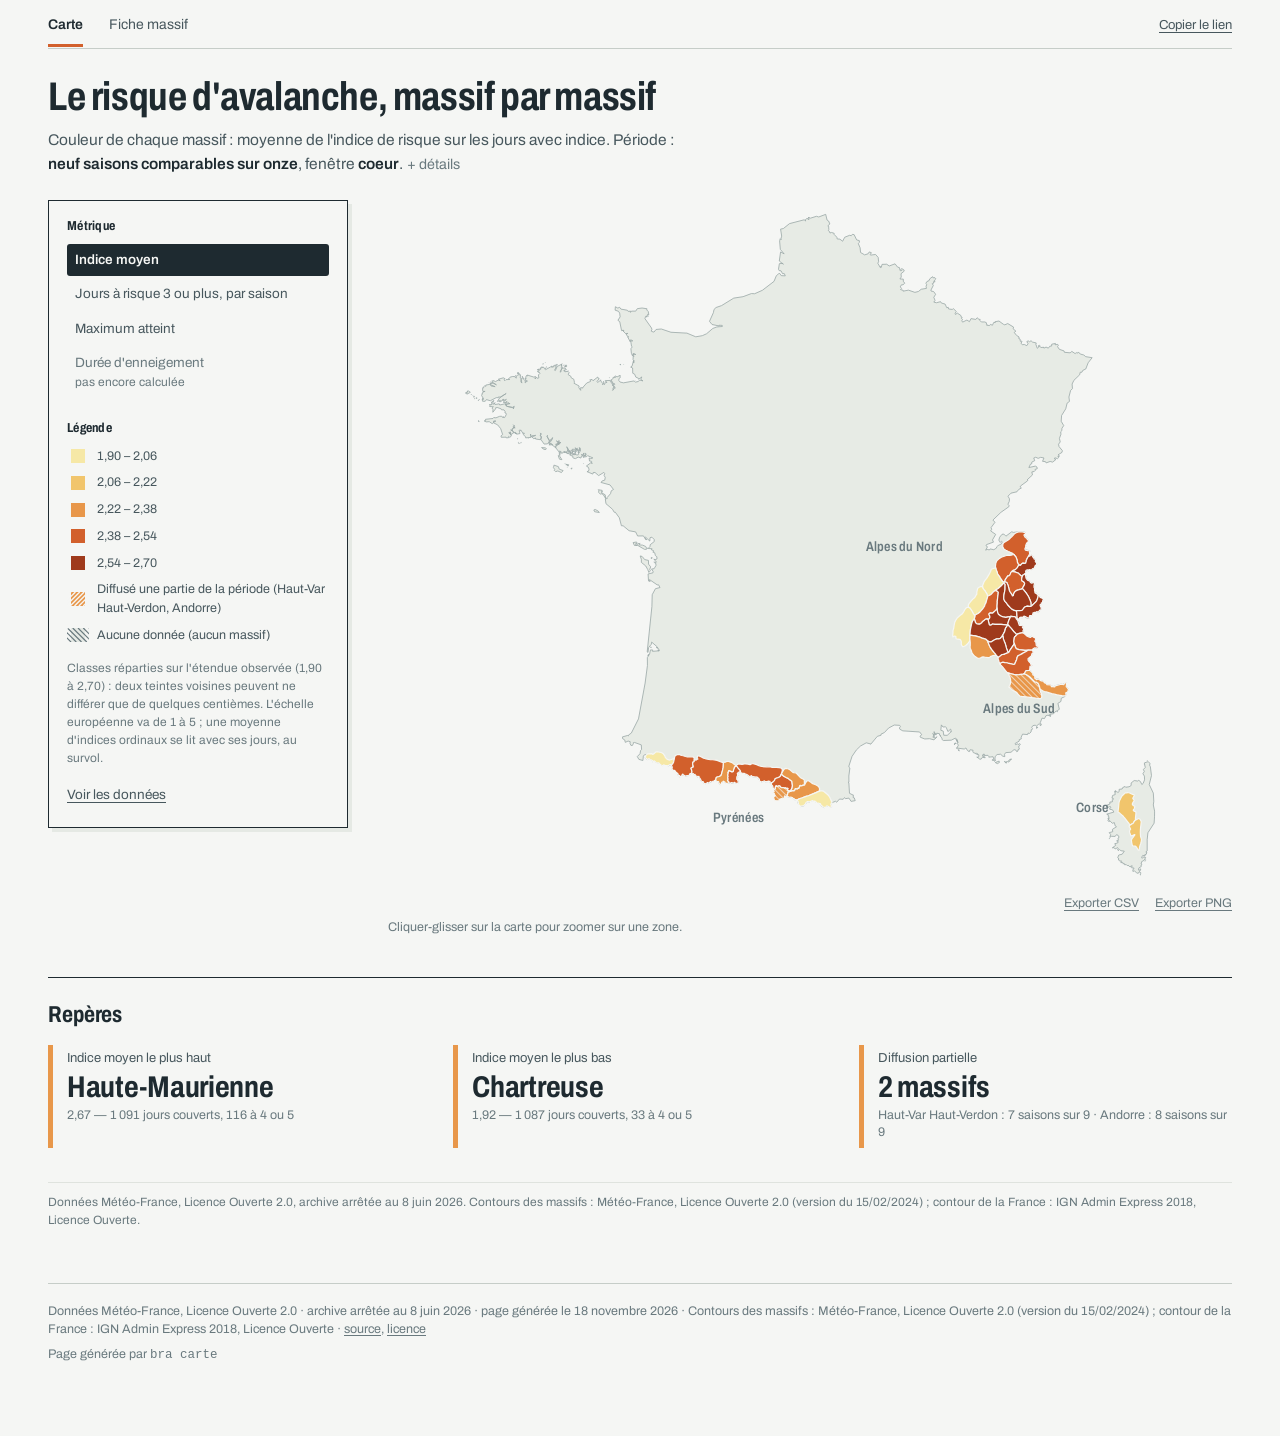
<file: index.html>
<!doctype html>
<html lang="fr">
<meta charset="utf-8">
<meta name="viewport" content="width=device-width, initial-scale=1">
<title>Historique du risque d&#x27;avalanche par massif depuis 2016</title>
<meta name="description" content="Bulletins d&#x27;estimation du risque d&#x27;avalanche de Météo-France, mars 2016 à juin 2026, 36 massifs : carte, et fiche par massif et saison avec comparaisons.">
<meta property="og:title" content="Historique du risque d&#x27;avalanche par massif depuis 2016">
<meta property="og:description" content="Bulletins d&#x27;estimation du risque d&#x27;avalanche de Météo-France, mars 2016 à juin 2026, 36 massifs : carte, et fiche par massif et saison avec comparaisons.">
<meta property="og:image" content="https://romain-bdc.github.io/bra_analytics/apercu.png">
<meta http-equiv="refresh" content="0; url=carte.html">
<script>location.replace("carte.html" + location.hash)</script>
<p><a href="carte.html">Historique du risque d&#x27;avalanche par massif depuis 2016</a></p>
</html>
</file>
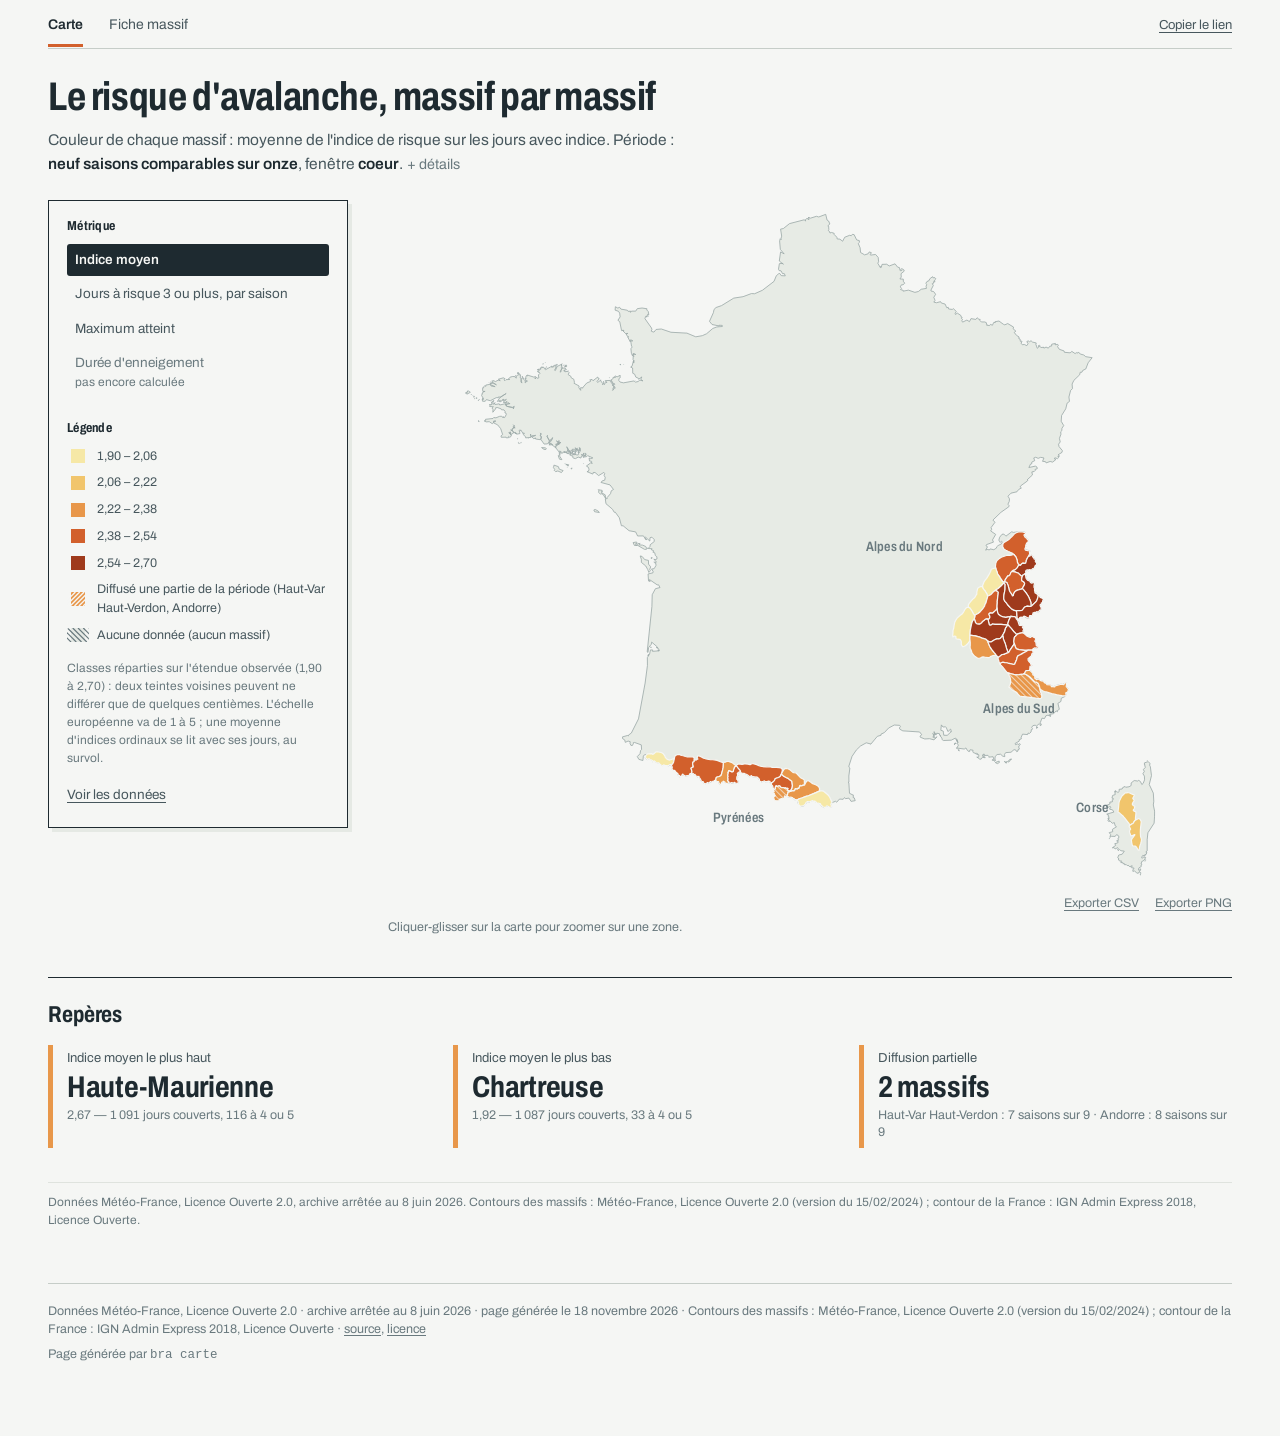
<file: carte.html>
<!doctype html>
<html lang="fr">
<meta charset="utf-8">
<meta name="viewport" content="width=device-width, initial-scale=1">
<meta name="description" content="Carte des 36 massifs : risque moyen par saison, sur la fenêtre comparable. Bulletins d&#x27;estimation du risque d&#x27;avalanche de Météo-France, mars 2016 à juin 2026, 36 massifs : carte, et fiche par massif et saison avec comparaisons.">
<meta property="og:type" content="website">
<meta property="og:title" content="Historique du risque d&#x27;avalanche par massif depuis 2016">
<meta property="og:description" content="Carte des 36 massifs : risque moyen par saison, sur la fenêtre comparable. Bulletins d&#x27;estimation du risque d&#x27;avalanche de Météo-France, mars 2016 à juin 2026, 36 massifs : carte, et fiche par massif et saison avec comparaisons.">
<meta property="og:url" content="https://romain-bdc.github.io/bra_analytics/carte.html">
<meta property="og:image" content="https://romain-bdc.github.io/bra_analytics/apercu.png">
<title>Carte des massifs BRA</title>
<style>
/* Polices auto-hebergees (T17). Inserees par le marqueur __POLICES__ (gabarit.injecter).
   Sources : @fontsource-variable/archivo 5.3.0 et @fontsource-variable/source-serif-4 5.3.1,
   sous-ensemble latin, licence OFL (polices/OFL.txt). Chemins relatifs : le site est servi
   sous /bra_analytics/, pas a la racine du domaine. */
@font-face{font-family:"Archivo";font-style:normal;font-display:swap;font-weight:100 900;font-stretch:62% 125%;
  src:url(polices/archivo-latin-wdth-normal.woff2) format("woff2-variations");
  unicode-range:U+0000-00FF,U+0131,U+0152-0153,U+02BB-02BC,U+02C6,U+02DA,U+02DC,U+0304,U+0308,U+0329,U+2000-206F,U+20AC,U+2122,U+2191,U+2193,U+2212,U+2215,U+FEFF,U+FFFD}
@font-face{font-family:"Source Serif 4";font-style:normal;font-display:swap;font-weight:200 900;
  src:url(polices/source-serif-4-latin-opsz-normal.woff2) format("woff2-variations");
  unicode-range:U+0000-00FF,U+0131,U+0152-0153,U+02BB-02BC,U+02C6,U+02DA,U+02DC,U+0304,U+0308,U+0329,U+2000-206F,U+20AC,U+2122,U+2191,U+2193,U+2212,U+2215,U+FEFF,U+FFFD}

/* Feuille commune aux deux ecrans, inseree par le marqueur __STYLE__ (gabarit.injecter).
   Direction « carte topo » : une seule famille (Archivo, largeur variable : etroite pour
   les titres et les chiffres, normale pour le texte), un fond gris froid de carte, et pour
   le risque les couleurs de l'echelle europeenne que tout lecteur de BRA connait deja.
   Les jetons --o1..--o5 (rampe continue, jaune -> rouge) et --s1..--s4 (series) gardent
   leur nom : le JavaScript des ecrans les lit tels quels. --n1..--n5 sont les cinq niveaux
   de l'echelle europenne : a n'employer que pour un indice affiche comme un niveau. */
:root{
  color-scheme:light;
  --page:#f5f6f4; --surface:#f5f6f4; --surface-2:#e5e9e4;
  --ink:#1e2a30; --ink-2:#47575d; --ink-muted:#69797e;
  --grid:#dfe3de; --rule:#c6cdc8; --ring:rgba(30,42,48,.16);
  --accent:#d2602c;
  --s1:#2b5d8a; --s2:#d2602c; --s3:#3b7d5a; --s4:#87559c;
  --band:#8d9d9c; --coeur:rgba(43,93,138,.08); --hors:rgba(105,121,126,.16); --manque:#b83a2e;
  --o1:#f6e8a6; --o2:#f1c56c; --o3:#e8974a; --o4:#d2602c; --o5:#9f3a1c;
  --n1:#b9d870; --n2:#f1dd3c; --n3:#f09a2e; --n4:#de3b28; --n5:#4a1410;
  /* Series comparees (bleu, orange, vert d'eau) : validees deux a deux, en clair et en sombre,
     daltonisme compris (dataviz validate_palette, --pairs all). La serie lue est a l'encre. */
  --c1:#2a78d6; --c2:#eb6834; --c3:#1baf7a;
  --hachure:#69797e; --vide:#e5e9e4; --pays:#e7ebe5; --pays-trait:#9aa8a6;
  --serif:"Archivo","Helvetica Neue",Arial,system-ui,sans-serif;
  --sans:"Archivo","Helvetica Neue",Arial,system-ui,sans-serif;
}
@media (prefers-color-scheme:dark){
  :root:not([data-theme="light"]){
    color-scheme:dark;
    --page:#172026; --surface:#172026; --surface-2:#212c33;
    --ink:#e9eeec; --ink-2:#b3c0c2; --ink-muted:#8b9a9d;
    --grid:#263238; --rule:#3a474d; --ring:rgba(233,238,236,.18);
    --accent:#ec8048;
    --s1:#6aa6d6; --s2:#ec8048; --s3:#5fb08a; --s4:#b98ad0;
    --band:#62716f; --coeur:rgba(106,166,214,.10); --hors:rgba(139,154,157,.14); --manque:#e8776b;
    --n5:#8a2a20;
    --c1:#3987e5; --c2:#d95926; --c3:#199e70;
    --hachure:#8b9a9d; --vide:#212c33; --pays:#202a30; --pays-trait:#4d5c62;
  }
}
:root[data-theme="dark"]{
  color-scheme:dark;
  --page:#172026; --surface:#172026; --surface-2:#212c33;
  --ink:#e9eeec; --ink-2:#b3c0c2; --ink-muted:#8b9a9d;
  --grid:#263238; --rule:#3a474d; --ring:rgba(233,238,236,.18);
  --accent:#ec8048;
  --s1:#6aa6d6; --s2:#ec8048; --s3:#5fb08a; --s4:#b98ad0;
  --band:#62716f; --coeur:rgba(106,166,214,.10); --hors:rgba(139,154,157,.14); --manque:#e8776b;
  --n5:#8a2a20;
  --c1:#3987e5; --c2:#d95926; --c3:#199e70;
  --hachure:#8b9a9d; --vide:#212c33; --pays:#202a30; --pays-trait:#4d5c62;
}

*{box-sizing:border-box}
body{margin:0;background:var(--page);color:var(--ink);font-family:var(--sans);font-size:15px;line-height:1.5;
  -webkit-font-smoothing:antialiased;font-variant-numeric:lining-nums}
.wrap{max-width:1400px;margin:0 auto;padding:0 48px 72px}
@media (max-width:700px){.wrap{padding:0 16px 56px}}
a{color:inherit;text-underline-offset:2px}
:is(a,button,select,input,summary):focus-visible{outline:2px solid var(--s1);outline-offset:3px}

/* En-tete : le titre en Archivo etroite, le chapo dessous. Pas de surtitre : la source
   est dans le pied de page. */
header{padding:26px 0 18px}
.eyebrow{display:none}
h1{font-family:var(--sans);font-stretch:78%;font-weight:700;font-size:clamp(28px,3.4vw,40px);letter-spacing:-.01em;line-height:1.08;margin:0;text-wrap:balance}
h1 small{display:block;font-stretch:100%;font-size:clamp(15px,1.6vw,18px);font-weight:400;color:var(--ink-2);letter-spacing:0;line-height:1.3;margin-top:6px}
.lede{margin:10px 0 0;max-width:72ch;font-size:15.5px;line-height:1.55;color:var(--ink-2)}
.lede b{color:var(--ink);font-weight:600}

/* Commandes. Les libelles en etroit gras, les menus en champ discret. */
.bar{position:sticky;top:0;z-index:20;display:flex;flex-wrap:wrap;align-items:center;gap:10px 18px;
  padding:12px 0;margin-bottom:24px;background:var(--page);border-bottom:1.5px solid var(--ink)}
.bar label,.lab{font-size:13px;font-weight:600;font-stretch:85%;color:var(--ink-2)}
.champ,.bar>span[id^="zone-"]{display:inline-flex;flex-wrap:wrap;align-items:center;gap:6px 8px}
.bar+.panel,.bar+.alerte:empty+.panel{border-top:0;padding-top:2px}
/* Menus deroulants : apparence native retiree, chevron dessine en degrades (suit le theme). */
select{-webkit-appearance:none;appearance:none;font-family:var(--sans);font-size:14px;line-height:1.3;color:var(--ink);
  background-color:var(--surface-2);border:1px solid var(--rule);border-radius:3px;padding:5px 30px 5px 10px;cursor:pointer;max-width:100%;
  background-image:linear-gradient(45deg,transparent 50%,var(--ink-2) 50%),linear-gradient(135deg,var(--ink-2) 50%,transparent 50%);
  background-position:calc(100% - 15px) 52%,calc(100% - 10px) 52%;background-size:5px 5px,5px 5px;background-repeat:no-repeat;
  transition:border-color .12s}
select:hover{border-color:var(--ink-muted)}
select:focus-visible{border-color:var(--s1)}
select option{background:var(--page);color:var(--ink)}
select:disabled{opacity:.45;cursor:not-allowed}
option:disabled{color:var(--ink-muted)}
/* Boutons bascule : texte simple, et a l'etat actif un aplat d'encre, comme l'option
   choisie du cartouche de la carte. */
.toggle{font:inherit;font-size:13.5px;color:var(--ink-2);background:none;border:0;border-radius:3px;padding:4px 9px;cursor:pointer}
.toggle:hover{color:var(--ink);background:var(--surface-2)}
.toggle[aria-pressed="true"]{color:var(--page);background:var(--ink);font-weight:600}
.seg{display:inline-flex;gap:2px}
.spacer{flex:1 1 auto}
.chk{font-size:13px;color:var(--ink-2);display:inline-flex;gap:7px;align-items:center;cursor:pointer}
.chk input{accent-color:var(--ink)}
.alerte{border-left:4px solid var(--manque);padding:6px 0 6px 12px;margin:0 0 18px;font-size:13.5px;color:var(--ink-2)}
.alerte b{color:var(--ink)}
.alerte:empty{display:none}

/* Chiffres cles : un filet de couleur a gauche, la valeur en etroit gras. */
.kpis{display:grid;grid-template-columns:repeat(auto-fit,minmax(220px,1fr));gap:18px 32px;margin:0 0 34px}
.kpi{display:flex;flex-direction:column;gap:2px;padding:4px 0 6px 14px;border-left:5px solid var(--o3)}
.kpi .k{font-size:13px;color:var(--ink-2)}
.kpi .v{font-stretch:80%;font-size:30px;font-weight:700;letter-spacing:-.01em;line-height:1.15;font-variant-numeric:lining-nums tabular-nums}
.kpi .n{font-size:12.5px;color:var(--ink-muted);line-height:1.4}
.kpi .n b{color:var(--ink-2);font-weight:600}

/* Blocs : separes par un filet. */
.panel{padding:24px 0 10px;border-top:1px solid var(--rule)}
h2{font-family:var(--sans);font-stretch:78%;font-size:23px;font-weight:700;letter-spacing:-.005em;line-height:1.15;margin:0}
h3{font-stretch:85%}
.sous{margin:6px 0 14px;max-width:76ch;font-size:14.5px;line-height:1.55;color:var(--ink-2)}
.sous b{color:var(--ink);font-weight:600}

/* Traces. */
.plot svg{display:block;width:100%;height:auto}
svg text{font-family:var(--sans)}
.tick{font-size:11px;font-stretch:80%;fill:var(--ink-muted);font-variant-numeric:tabular-nums}
.cov{margin:4px 0 0;font-size:12.5px;color:var(--ink-2);font-variant-numeric:tabular-nums}
.cov b{color:var(--ink);font-weight:600}
.cov .trou{color:var(--manque)}
.legend{display:flex;flex-wrap:wrap;gap:4px 18px;margin:8px 0 0;font-size:12.5px;color:var(--ink-2)}
.legend span{display:inline-flex;align-items:center;gap:7px}
.sw{width:18px;height:3px;border-radius:0}
.sw.tirets{height:0;border-top:2px dashed currentColor;background:none!important}
.sw.box{height:10px;border-radius:2px}

table{border-collapse:collapse;width:100%;font-size:13.5px;font-variant-numeric:tabular-nums}
th,td{padding:6px 10px;border-bottom:1px solid var(--grid);text-align:right}
th:first-child,td:first-child{text-align:left}
th{font-size:12.5px;font-weight:600;color:var(--ink-2);border-bottom:1.5px solid var(--ink)}
caption{text-align:left;font-size:12.5px;font-weight:600;color:var(--ink-2);padding-bottom:8px}

#tip{position:fixed;z-index:60;pointer-events:none;opacity:0;transition:opacity .1s;background:var(--page);color:var(--ink);
  border:1.5px solid var(--ink);border-radius:3px;padding:8px 10px;font-size:12.5px;line-height:1.45;max-width:290px;
  box-shadow:3px 3px 0 var(--surface-2)}
#tip b{font-weight:600}
.notes{font-size:13px;color:var(--ink-2);max-width:96ch;margin:26px 0 0}
.notes li{margin:3px 0}
footer{border-top:1px solid var(--rule);margin-top:44px;padding-top:18px;color:var(--ink-muted);
  font-size:12.5px;display:flex;flex-wrap:wrap;gap:6px 28px}
@media (prefers-reduced-motion:reduce){*{transition:none!important}}

.carte{position:relative}
.carte svg{display:block;width:100%;height:auto;margin:0;touch-action:pan-y}
.carte svg.trace{cursor:crosshair;user-select:none}
.pays{fill:var(--pays);stroke:var(--pays-trait);stroke-width:.8;stroke-linejoin:round;pointer-events:none;vector-effect:non-scaling-stroke}
.massif{stroke:var(--page);stroke-width:1.2;stroke-linejoin:round;vector-effect:non-scaling-stroke}
.massif:hover,.massif:focus-visible{stroke:var(--ink);stroke-width:2;outline:none}
.zonelab{font-stretch:80%;font-weight:600;letter-spacing:.02em;fill:var(--ink-muted);pointer-events:none}
.nomlab{font-weight:600;font-stretch:85%;fill:var(--ink);stroke:var(--page);stroke-width:3px;paint-order:stroke;
  stroke-linejoin:round;pointer-events:none;vector-effect:non-scaling-stroke}
.selection{fill:var(--coeur);stroke:var(--s1);stroke-width:1;stroke-dasharray:4 3;vector-effect:non-scaling-stroke;pointer-events:none}
.sous-carte{display:flex;flex-wrap:wrap;align-items:baseline;justify-content:space-between;gap:4px 16px}
.zoom{display:flex;flex-wrap:wrap;align-items:baseline;gap:4px 14px;margin:6px 0 0;font-size:12.5px;color:var(--ink-muted)}
.zoom button[hidden]{display:none}
/* Le zoom par selection est reserve a la souris : sur ecran tactile, glisser fait defiler. */
@media (hover:none){.zoom{display:none}}

/* Cartouche : choix de la metrique et legende dans un cadre, comme la legende d'une carte
   topographique. Il recolore la carte voisine, sans defilement. */
.cote{border:1.5px solid var(--ink);padding:16px 18px 18px;background:var(--page);box-shadow:4px 4px 0 var(--surface-2)}
.metriques{border:0;margin:0 0 20px;padding:0;min-width:0}
.metriques legend,.cle .titre{padding:0;margin:0 0 8px;font-size:13px;font-weight:700;font-stretch:80%;letter-spacing:.02em;color:var(--ink)}
.metriques label{display:flex;align-items:center;gap:10px;padding:6px 8px;margin:0 0 2px;font-size:13.5px;color:var(--ink-2);
  border-radius:3px;cursor:pointer}
.metriques label:hover{color:var(--ink);background:var(--surface-2)}
.metriques input{position:absolute;opacity:0;pointer-events:none}
.metriques label:has(input:checked){color:var(--page);background:var(--ink);font-weight:600}
.metriques label:has(input:focus-visible){outline:2px solid var(--s1);outline-offset:1px}
.metriques label:has(input:disabled){color:var(--ink-muted);cursor:not-allowed;background:none}
.metriques .motif{display:block;font-size:12px;font-weight:400;color:var(--ink-muted)}
.cle{display:flex;flex-direction:column;align-items:flex-start;gap:8px;margin:0;font-size:12.5px;color:var(--ink-2)}
.cle .titre{margin:0}
.cle span{display:inline-flex;align-items:center;gap:8px}
.cle svg{width:22px;height:14px;flex:none;border-radius:2px}
.echelle{margin:14px 0 0;font-size:12px;line-height:1.5;color:var(--ink-muted)}
.cote .toggle{margin-top:14px;padding-left:0;text-decoration:underline;text-underline-offset:3px}
.cote .toggle:hover{background:none}
.cote .toggle[aria-pressed="true"]{background:none;color:var(--ink)}
.vue{display:grid;gap:16px 40px;padding-top:6px;border-top:0}
.reperes{margin-top:30px;border-top:1.5px solid var(--ink)}
.reperes h2{margin-bottom:16px}
.attrib{margin:16px 0 0;padding-top:10px;border-top:1px solid var(--grid);font-size:12px;color:var(--ink-muted)}
.attrib a{color:var(--ink-2)}
.tables{margin-top:24px}
.tables[hidden]{display:none}
.scroller{overflow-x:auto}
table{font-size:12.5px}
th,td{padding:5px 10px;white-space:nowrap}
td.g{text-align:left;white-space:normal}
#tip .num{font-variant-numeric:tabular-nums;font-weight:600}
#tip .z{color:var(--ink-muted)}
#tip .alerte{display:block;margin-top:4px;padding:0;border:0;color:var(--ink-2)}
/* Etroit : le choix de metrique au-dessus de la carte, la legende dessous, sans cadre. */
@media (max-width:979px){
  .cote{display:contents}
  .metriques{order:-1;margin:0}
  .metriques label{display:inline-flex;margin:0 4px 4px 0}
  .metriques .motif{display:none}
}
/* Large : le cartouche a gauche, la carte a droite a hauteur d'ecran. La France vide a
   l'ouest, le cartouche occupe cette place sans jamais masquer une carte zoomee. */
@media (min-width:980px){
  .vue{grid-template-columns:300px minmax(0,1fr)}
  .vue>.cote{grid-column:1;grid-row:1;align-self:start;position:sticky;top:16px}
  .vue>.plan{grid-column:2;grid-row:1}
  .carte svg{height:min(calc(100vh - 210px),900px);min-height:460px}
}
@media (forced-colors:active){.massif{stroke:CanvasText}}
</style>

<div class="wrap">
<header>
  <h1 id="titre">Le risque d'avalanche, massif par massif</h1>
  <p class="lede" id="lede"></p>
</header>

<section class="panel vue">
  <div class="plan">
    <div class="carte"><svg id="carte" role="img"></svg></div>
    <p class="zoom"><span id="zoom-aide">Cliquer-glisser sur la carte pour zoomer sur une zone.</span>
      <button class="toggle" id="dezoom" hidden>Revenir à la France entière</button></p>
  </div>
  <div class="cote">
    <fieldset class="metriques" id="met"><legend>Métrique</legend></fieldset>
    <div class="cle" id="legende"></div>
    <p class="echelle" id="echelle"></p>
    <button class="toggle" id="tbl" aria-pressed="false">Voir les données</button>
  </div>
</section>

<div class="tables" hidden><div class="scroller"><table id="table"></table></div></div>

<section class="panel reperes">
  <h2>Repères</h2>
  <div class="kpis" id="kpis"></div>
  <p class="attrib" id="attribution-contours"></p>
</section>

<footer>
  <span id="attribution"></span>
  <span>Page générée par <code>bra carte</code></span>
</footer>
</div>
<div id="tip" role="status" aria-live="polite"></div>

<script>
/* Mecanisme transverse aux ecrans (T15) : navigation, attribution, etat dans l'URL,
   exports CSV et PNG. Insere dans chaque page par le marqueur de gabarit
   (gabarit.injecter) ; la liste des ecrans vient de partage.py.

   Il n'expose qu'un nom global, `PARTAGE`, et n'en emprunte aucun aux ecrans :
   les uns definissent `$`, `el`, `esc`, les autres non.

   Contrat d'un ecran (voir aussi partage.py) :
   - PARTAGE.demarrer({ ecran, ...D.partage })     une fois, apres le DOM ;
   - PARTAGE.lire() / PARTAGE.ecrire({ cle: val }) l'etat vit dans le fragment d'URL ;
   - PARTAGE.enregistrer(svg, { nom, colonnes, lignes })
        a la fin de chaque trace, avec les valeurs que la trace vient d'employer.
        Les lignes ne sont jamais recalculees ailleurs : un export reconstruit
        finit toujours par diverger de ce qu'on voit.

   Cles d'URL communes a tous les ecrans (un ecran ignore celles qu'il ne connait
   pas, mais ne les efface pas) :
     m  massif_id           s  saison "2021-2022"        f  fenetre (nom, fenetres.py)
     t  tranche d'altitude  v  versant du vent (nord|sud)
   x  mode de comparaison (saison|choix|massifs)   d  1 = tableaux de donnees ouverts
   Les cles propres a un ecran ne doivent pas reprendre une cle ci-dessus pour un
   autre sens. */
const PARTAGE = (() => {
  const ECRANS = [{"id": "carte", "fichier": "carte.html", "libelle": "Carte"}, {"id": "fiche", "fichier": "fiche.html", "libelle": "Fiche massif"}];
  const NS_SVG = "http://www.w3.org/2000/svg";
  const registre = new Map();            // svg -> { nom, colonnes, lignes, csv, png }
  let ecran = null, attribution = null;

  const etat = () => new URLSearchParams(location.hash.slice(1));
  const lire = () => etat();

  /* Ecrit les cles donnees (null ou "" les retire) et garde toutes les autres :
     c'est ce qui permet de passer d'un ecran a l'autre sans rien reinitialiser. */
  function ecrire(valeurs) {
    const p = etat();
    for (const k in valeurs) {
      const v = valeurs[k];
      if (v == null || v === "") p.delete(k); else p.set(k, v);
    }
    history.replaceState(null, "", "#" + p);
    liens();
  }

  /* ---------- navigation ---------- */
  function liens() {
    document.querySelectorAll(".partage-nav a[data-ecran]").forEach(a => {
      const e = ECRANS.find(x => x.id === a.dataset.ecran);
      a.href = e.fichier + location.hash;
    });
  }
  const echapper = s => String(s).replace(/[&<>"']/g, c => ({ "&": "&amp;", "<": "&lt;", ">": "&gt;", '"': "&quot;", "'": "&#39;" }[c]));
  const dateLongue = iso => new Date(iso + "T00:00:00Z").toLocaleDateString("fr-FR", { day: "numeric", month: "long", year: "numeric", timeZone: "UTC" });

  function style() {
    const s = document.createElement("style");
    s.textContent = `
.partage-nav{display:flex;flex-wrap:wrap;align-items:baseline;gap:4px 26px;padding:12px 0 0;font-size:14px;border-bottom:1px solid var(--rule,#c6cdc8)}
.partage-nav a,.partage-nav button{font:inherit;color:var(--ink-2,#46575b);background:none;border:0;border-bottom:3px solid transparent;border-radius:0;padding:2px 0 9px;text-decoration:none;cursor:pointer}
.partage-nav a[aria-current="page"]{color:var(--ink,#1b282c);font-weight:600;border-bottom-color:var(--accent,#d2602c)}
.partage-nav .espace{flex:1 1 auto}
.partage-nav button{font-size:13px;text-decoration:underline;text-underline-offset:3px}
.exports{display:flex;gap:16px;justify-content:flex-end;margin:4px 0 0;font-size:12.5px}
.exports a,.exports button{font:inherit;color:var(--ink-muted,#6f8084);background:none;border:0;padding:0;text-decoration:underline;text-underline-offset:3px;cursor:pointer}
.exports a:hover,.exports button:hover,.partage-nav a:hover,.partage-nav button:hover{color:var(--ink,#1b282c)}
:is(.exports a,.exports button,.partage-nav a,.partage-nav button):focus-visible{outline:2px solid var(--s1,#1d6a8c);outline-offset:3px}
.attribution a{color:inherit}
details.plus{display:inline;font-size:inherit}
details.plus>summary{display:inline;cursor:pointer;color:var(--ink-muted,#6b7480);font-size:.92em;margin-left:4px;list-style:none}
details.plus>summary::-webkit-details-marker{display:none}
details.plus>summary::before{content:"+ "}
details.plus[open]>summary{display:none}
details.plus[open]>.corps{display:block;margin-top:4px}
details.plus .moins{font:inherit;font-size:.92em;color:var(--ink-muted,#6b7480);background:none;border:0;padding:0;margin-left:4px;cursor:pointer}
details.plus .moins::before{content:"\u2212 "}
details.plus .moins:hover,details.plus>summary:hover{color:var(--ink,#1b282c)}
details.plus.bloc{display:block}
details.plus.bloc>summary{display:block;margin:0}`;
    document.head.appendChild(s);
  }

  /* Barre de navigation, pied d'attribution, lien copiable. `donnees`, `archive`,
     `genere`, `contours` viennent de partage.bloc() dans le payload. */
  function demarrer(o) {
    ecran = o.ecran;
    attribution = o;
    style();
    document.addEventListener("click", ev => {
      const b = ev.target.closest && ev.target.closest("details.plus .moins");
      if (!b) return;
      const d = b.closest("details");
      d.open = false;
      d.querySelector("summary").focus();
    });
    const racine = document.querySelector(".wrap") || document.body;
    const nav = document.createElement("nav");
    nav.className = "partage-nav";
    nav.setAttribute("aria-label", "Écrans");
    nav.innerHTML = ECRANS.map(e =>
      `<a data-ecran="${e.id}" href="${e.fichier}"${e.id === ecran ? ' aria-current="page"' : ""}>${echapper(e.libelle)}</a>`).join("")
      + `<span class="espace"></span><button type="button" id="partage-copier">Copier le lien</button>`;
    racine.insertBefore(nav, racine.firstChild);
    nav.querySelector("#partage-copier").addEventListener("click", ev => {
      const b = ev.currentTarget;
      const ok = () => { b.textContent = "Lien copié"; setTimeout(() => { b.textContent = "Copier le lien"; }, 1800); };
      if (navigator.clipboard) navigator.clipboard.writeText(location.href).then(ok, () => {});
    });
    liens();
    addEventListener("hashchange", liens);

    const pied = document.getElementById("attribution");
    if (pied) {
      pied.className = "attribution";
      pied.innerHTML = `${echapper(o.donnees)}` + (o.archive ? ` · archive arrêtée au ${dateLongue(o.archive)}` : "")
        + ` · page générée le ${dateLongue(o.genere)}`
        + (o.contours ? ` · ${echapper(o.contours)}` : "")
        + ` · <a href="${o.source_url}">source</a>, <a href="${o.licence_url}">licence</a>`;
    }
    /* Sur la carte, l'attribution des contours est aussi sous la carte (spec section 7). */
    const sousCarte = document.getElementById("attribution-contours");
    if (sousCarte && o.contours) sousCarte.textContent = `${o.donnees}, archive arrêtée au ${dateLongue(o.archive)}. ${o.contours}.`;
  }

  /* ---------- exports ---------- */
  const cellule = v => {
    if (v == null) return "";
    const s = String(v);
    return /[",\r\n]/.test(s) ? '"' + s.replace(/"/g, '""') + '"' : s;
  };
  /* Les lignes `#` portent l'attribution : un export est une reutilisation, et la
     Licence Ouverte demande la mention de la source et de sa date. Les lecteurs de
     CSV courants les sautent (pandas comment="#", polars comment_prefix="#"). */
  function texteCsv(d) {
    const tete = [
      `# ${d.titre || d.nom}`,
      `# ${attribution.donnees}` + (attribution.archive ? `, archive arrêtée au ${attribution.archive}` : ""),
      `# ${location.href}`,
    ];
    return "﻿" + [...tete, d.colonnes.map(cellule).join(","), ...d.lignes.map(l => l.map(cellule).join(","))].join("\r\n") + "\r\n";
  }
  const nomFichier = (nom, ext) => `bra-${ecran}-${nom}.${ext}`.replace(/[^\w.-]+/g, "-");

  function barre(svg) {
    const hote = svg.closest(".plot") || svg.parentNode;
    let b = hote.nextElementSibling;
    if (b && b.classList.contains("exports")) return b;
    b = document.createElement("div");
    b.className = "exports";
    b.innerHTML = `<a class="exp-csv" role="button">Exporter CSV</a><button type="button" class="exp-png">Exporter PNG</button>`;
    hote.insertAdjacentElement("afterend", b);
    b.querySelector(".exp-png").addEventListener("click", () => {
      const d = registre.get(svg);
      png(svg).then(url => telecharger(url, nomFichier(d ? d.nom : "graphe", "png")));
    });
    return b;
  }
  function telecharger(url, fichier) {
    const a = document.createElement("a");
    a.href = url; a.download = fichier;
    document.body.appendChild(a); a.click(); a.remove();
  }

  /* Enregistre les donnees d'un graphe. A appeler a chaque trace : le lien CSV est
     remplace, il reflete donc toujours l'etat affiche (filtres compris).
     colonnes : [nom, ...] ; lignes : [[valeur, ...], ...] en valeurs brutes
     (nombres non formates, decimale au point, null = vide). */
  function enregistrer(svg, d) {
    if (typeof svg === "string") svg = document.getElementById(svg);
    if (!svg) return;
    registre.set(svg, d);
    const a = barre(svg).querySelector(".exp-csv");
    a.href = "data:text/csv;charset=utf-8," + encodeURIComponent(texteCsv(d));
    a.download = nomFichier(d.nom, "csv");
    a.dataset.lignes = d.lignes.length;
  }

  /* PNG : le SVG de la page s'appuie sur des variables CSS et des classes qui
     n'existent pas une fois l'image sortie de la page. On recopie donc les
     proprietes calculees de chaque noeud, puis on ajoute un titre et l'attribution
     sur fond plein. Retourne une promesse de data URL. */
  const PROPS = ["fill", "stroke", "stroke-width", "stroke-dasharray", "stroke-linejoin", "stroke-linecap", "opacity",
    "fill-opacity", "stroke-opacity", "font-family", "font-size", "font-weight", "font-style", "text-anchor", "dominant-baseline", "letter-spacing",
    "vector-effect", "paint-order"];
  function figer(origine, copie) {
    const cs = getComputedStyle(origine);
    for (const p of PROPS) copie.style.setProperty(p, cs.getPropertyValue(p));
    const a = origine.children, b = copie.children;
    for (let i = 0; i < a.length; i++) figer(a[i], b[i]);
  }
  function png(svg) {
    const r = svg.getBoundingClientRect();
    const vb = svg.viewBox && svg.viewBox.baseVal;
    /* Une carte zoomee a un viewBox etroit et decale : l'image garde sa largeur
       pleine (data-largeur) et le cadrage du viewBox, pas l'origine 0 0. */
    const vw = vb && vb.width ? vb.width : r.width, vh = vb && vb.height ? vb.height : r.height;
    const L = Math.round(+svg.dataset.largeur || vw), H = Math.round(L * vh / vw);
    const copie = svg.cloneNode(true);
    figer(svg, copie);
    copie.querySelectorAll("title").forEach(t => t.remove());
    copie.setAttribute("x", 0); copie.setAttribute("y", 30);
    copie.setAttribute("width", L); copie.setAttribute("height", H);
    copie.setAttribute("viewBox", vb && vb.width ? `${vb.x} ${vb.y} ${vw} ${vh}` : `0 0 ${vw} ${vh}`);
    const cs = getComputedStyle(document.body);
    const fond = cs.getPropertyValue("background-color"), encre = cs.getPropertyValue("color");
    const titre = (svg.closest(".panel") || document).querySelector("h2");
    const d = registre.get(svg);
    const pied = `${attribution.donnees}` + (attribution.archive ? `, archive arrêtée au ${attribution.archive}` : "");
    const EXTRA = attribution.contours ? 68 : 54;       // une ligne de plus pour les contours : sinon elle deborde
    const ext = document.createElementNS(NS_SVG, "svg");
    ext.setAttribute("xmlns", NS_SVG);
    ext.setAttribute("width", L); ext.setAttribute("height", H + EXTRA);
    ext.setAttribute("viewBox", `0 0 ${L} ${H + EXTRA}`);
    const fondR = document.createElementNS(NS_SVG, "rect");
    fondR.setAttribute("width", L); fondR.setAttribute("height", H + EXTRA); fondR.setAttribute("fill", fond);
    ext.appendChild(fondR);
    const texte = (y, taille, s, op) => {
      const t = document.createElementNS(NS_SVG, "text");
      t.setAttribute("x", 12); t.setAttribute("y", y);
      t.setAttribute("font-size", taille); t.setAttribute("fill", encre);
      t.setAttribute("font-family", "system-ui, sans-serif"); t.setAttribute("opacity", op);
      t.textContent = s; ext.appendChild(t);
    };
    texte(20, 15, ((d && d.titre) || (titre ? titre.textContent : "")), 1);
    ext.appendChild(copie);
    texte(H + 46, 11, pied, .7);
    if (attribution.contours) texte(H + 61, 11, attribution.contours, .7);
    const xml = new XMLSerializer().serializeToString(ext);
    return new Promise((resolve, reject) => {
      const img = new Image();
      img.onload = () => {
        const c = document.createElement("canvas");
        c.width = L * 2; c.height = (H + EXTRA) * 2;
        const g = c.getContext("2d");
        g.scale(2, 2); g.drawImage(img, 0, 0, L, H + EXTRA);
        resolve(c.toDataURL("image/png"));
      };
      img.onerror = () => reject(new Error("rasterisation impossible"));
      img.src = "data:image/svg+xml;charset=utf-8," + encodeURIComponent(xml);
    });
  }

  /* Texte replie : une phrase visible, le reste dans un « + details » (aucun texte supprime,
     les exports et les tests le lisent toujours). `bloc` : le repli occupe sa propre ligne. */
  function plus(detail, titre = "détails", bloc = false) {
    /* Deplie, le resume s'efface et un « voir moins » ferme la fin du texte : on replie
       la ou on finit de lire, sans remonter chercher le resume. */
    return detail ? `<details class="plus${bloc ? " bloc" : ""}"><summary>${titre}</summary><span class="corps">${detail}`
      + ` <button type="button" class="moins">voir moins</button></span></details>` : "";
  }

  return { demarrer, lire, ecrire, enregistrer, png, registre, plus };
})();

</script>
<script>
const D = {"genere":"2026-11-18","archive_jusqu_au":"2026-06-08","fenetre":{"nom":"coeur","libelle":"15 decembre -> 15 avril","debut":[12,15],"fin":[4,15],"usage":"toute comparaison inter-saisons d'indice de risque"},"saisons":["2015-2016","2016-2017","2017-2018","2018-2019","2019-2020","2020-2021","2021-2022","2022-2023","2023-2024","2024-2025","2025-2026"],"saisons_comparables":["2016-2017","2017-2018","2018-2019","2020-2021","2021-2022","2022-2023","2023-2024","2024-2025","2025-2026"],"saisons_ecartees":{"2015-2016":"saison partielle : l'archive démarre le 10 mars 2016, soit après l'ouverture des deux fenêtres","2019-2020":"estimation interrompue fin mars 2020 (confinement) : Pyrénées et Corse s'arrêtent (26 et 18 mars), les Alpes publient sans indice jusqu'au 11 juin ; tronquée sur les deux fenêtres"},"libelle_saisons":"neuf saisons comparables sur onze","metriques":[{"cle":"risque_moyen","libelle":"Indice moyen","description":"moyenne de l'indice de risque sur les jours avec indice","echelle":"continue","disponible":true},{"cle":"jours_3_plus_par_saison","libelle":"Jours à risque 3 ou plus, par saison","description":"nombre moyen de jours à un indice de 3, 4 ou 5 par saison diffusée","echelle":"continue","disponible":true},{"cle":"risque_max","libelle":"Maximum atteint","description":"indice le plus haut publié sur la période","echelle":"niveaux","disponible":true},{"cle":"duree_enneigement","libelle":"Durée d'enneigement","description":"","echelle":"continue","disponible":false,"motif":"pas encore calculée : elle dépend des règles de lecture de l'enneigement (tâche T7), qui ne sont pas construites"}],"metrique_defaut":"risque_moyen","massifs":[{"id":1,"nom":"Chablais","zone":"Alpes du Nord","departement":"Haute-Savoie","diffusion":"complete","saisons":9,"saisons_presentes":["2016-2017","2017-2018","2018-2019","2020-2021","2021-2022","2022-2023","2023-2024","2024-2025","2025-2026"],"saisons_manquantes":[],"jours_couverts":1090,"jours_periode":1099,"jours_avec_indice":1090,"risque_moyen":2.478,"jours_3_plus":520,"jours_3_plus_par_saison":57.8,"jours_4_plus":95,"jours_5":3,"risque_max":5,"jours_au_max":3,"date_max":"2018-01-04"},{"id":2,"nom":"Aravis","zone":"Alpes du Nord","departement":"Haute-Savoie","diffusion":"complete","saisons":9,"saisons_presentes":["2016-2017","2017-2018","2018-2019","2020-2021","2021-2022","2022-2023","2023-2024","2024-2025","2025-2026"],"saisons_manquantes":[],"jours_couverts":1089,"jours_periode":1099,"jours_avec_indice":1089,"risque_moyen":2.447,"jours_3_plus":501,"jours_3_plus_par_saison":55.7,"jours_4_plus":92,"jours_5":5,"risque_max":5,"jours_au_max":5,"date_max":"2018-01-04"},{"id":3,"nom":"Mont-Blanc","zone":"Alpes du Nord","departement":"Haute-Savoie","diffusion":"complete","saisons":9,"saisons_presentes":["2016-2017","2017-2018","2018-2019","2020-2021","2021-2022","2022-2023","2023-2024","2024-2025","2025-2026"],"saisons_manquantes":[],"jours_couverts":1090,"jours_periode":1099,"jours_avec_indice":1090,"risque_moyen":2.638,"jours_3_plus":628,"jours_3_plus_par_saison":69.8,"jours_4_plus":103,"jours_5":4,"risque_max":5,"jours_au_max":4,"date_max":"2018-01-04"},{"id":4,"nom":"Bauges","zone":"Alpes du Nord","departement":"Savoie","diffusion":"complete","saisons":9,"saisons_presentes":["2016-2017","2017-2018","2018-2019","2020-2021","2021-2022","2022-2023","2023-2024","2024-2025","2025-2026"],"saisons_manquantes":[],"jours_couverts":1091,"jours_periode":1099,"jours_avec_indice":1091,"risque_moyen":1.966,"jours_3_plus":275,"jours_3_plus_par_saison":30.6,"jours_4_plus":49,"jours_5":2,"risque_max":5,"jours_au_max":2,"date_max":"2019-02-01"},{"id":5,"nom":"Beaufortain","zone":"Alpes du Nord","departement":"Savoie","diffusion":"complete","saisons":9,"saisons_presentes":["2016-2017","2017-2018","2018-2019","2020-2021","2021-2022","2022-2023","2023-2024","2024-2025","2025-2026"],"saisons_manquantes":[],"jours_couverts":1091,"jours_periode":1099,"jours_avec_indice":1091,"risque_moyen":2.49,"jours_3_plus":536,"jours_3_plus_par_saison":59.6,"jours_4_plus":87,"jours_5":6,"risque_max":5,"jours_au_max":6,"date_max":"2018-01-04"},{"id":6,"nom":"Haute-Tarentaise","zone":"Alpes du Nord","departement":"Savoie","diffusion":"complete","saisons":9,"saisons_presentes":["2016-2017","2017-2018","2018-2019","2020-2021","2021-2022","2022-2023","2023-2024","2024-2025","2025-2026"],"saisons_manquantes":[],"jours_couverts":1091,"jours_periode":1099,"jours_avec_indice":1091,"risque_moyen":2.594,"jours_3_plus":593,"jours_3_plus_par_saison":65.9,"jours_4_plus":102,"jours_5":10,"risque_max":5,"jours_au_max":10,"date_max":"2018-01-04"},{"id":7,"nom":"Chartreuse","zone":"Alpes du Nord","departement":"Isere","diffusion":"complete","saisons":9,"saisons_presentes":["2016-2017","2017-2018","2018-2019","2020-2021","2021-2022","2022-2023","2023-2024","2024-2025","2025-2026"],"saisons_manquantes":[],"jours_couverts":1087,"jours_periode":1099,"jours_avec_indice":1087,"risque_moyen":1.917,"jours_3_plus":242,"jours_3_plus_par_saison":26.9,"jours_4_plus":33,"jours_5":0,"risque_max":4,"jours_au_max":33,"date_max":"2017-12-20"},{"id":8,"nom":"Belledonne","zone":"Alpes du Nord","departement":"Isere","diffusion":"complete","saisons":9,"saisons_presentes":["2016-2017","2017-2018","2018-2019","2020-2021","2021-2022","2022-2023","2023-2024","2024-2025","2025-2026"],"saisons_manquantes":[],"jours_couverts":1087,"jours_periode":1099,"jours_avec_indice":1087,"risque_moyen":2.516,"jours_3_plus":543,"jours_3_plus_par_saison":60.3,"jours_4_plus":74,"jours_5":4,"risque_max":5,"jours_au_max":4,"date_max":"2019-02-01"},{"id":9,"nom":"Maurienne","zone":"Alpes du Nord","departement":"Savoie","diffusion":"complete","saisons":9,"saisons_presentes":["2016-2017","2017-2018","2018-2019","2020-2021","2021-2022","2022-2023","2023-2024","2024-2025","2025-2026"],"saisons_manquantes":[],"jours_couverts":1091,"jours_periode":1099,"jours_avec_indice":1091,"risque_moyen":2.542,"jours_3_plus":566,"jours_3_plus_par_saison":62.9,"jours_4_plus":93,"jours_5":3,"risque_max":5,"jours_au_max":3,"date_max":"2018-01-04"},{"id":10,"nom":"Vanoise","zone":"Alpes du Nord","departement":"Savoie","diffusion":"complete","saisons":9,"saisons_presentes":["2016-2017","2017-2018","2018-2019","2020-2021","2021-2022","2022-2023","2023-2024","2024-2025","2025-2026"],"saisons_manquantes":[],"jours_couverts":1091,"jours_periode":1099,"jours_avec_indice":1091,"risque_moyen":2.558,"jours_3_plus":581,"jours_3_plus_par_saison":64.6,"jours_4_plus":91,"jours_5":6,"risque_max":5,"jours_au_max":6,"date_max":"2018-01-04"},{"id":11,"nom":"Haute-Maurienne","zone":"Alpes du Nord","departement":"Savoie","diffusion":"complete","saisons":9,"saisons_presentes":["2016-2017","2017-2018","2018-2019","2020-2021","2021-2022","2022-2023","2023-2024","2024-2025","2025-2026"],"saisons_manquantes":[],"jours_couverts":1091,"jours_periode":1099,"jours_avec_indice":1091,"risque_moyen":2.669,"jours_3_plus":651,"jours_3_plus_par_saison":72.3,"jours_4_plus":116,"jours_5":8,"risque_max":5,"jours_au_max":8,"date_max":"2018-01-04"},{"id":12,"nom":"Grandes-Rousses","zone":"Alpes du Nord","departement":"Isere","diffusion":"complete","saisons":9,"saisons_presentes":["2016-2017","2017-2018","2018-2019","2020-2021","2021-2022","2022-2023","2023-2024","2024-2025","2025-2026"],"saisons_manquantes":[],"jours_couverts":1087,"jours_periode":1099,"jours_avec_indice":1087,"risque_moyen":2.552,"jours_3_plus":552,"jours_3_plus_par_saison":61.3,"jours_4_plus":78,"jours_5":5,"risque_max":5,"jours_au_max":5,"date_max":"2019-02-01"},{"id":13,"nom":"Thabor","zone":"Alpes du Sud","departement":"Hautes-Alpes","diffusion":"complete","saisons":9,"saisons_presentes":["2016-2017","2017-2018","2018-2019","2020-2021","2021-2022","2022-2023","2023-2024","2024-2025","2025-2026"],"saisons_manquantes":[],"jours_couverts":1086,"jours_periode":1099,"jours_avec_indice":1086,"risque_moyen":2.564,"jours_3_plus":567,"jours_3_plus_par_saison":63.0,"jours_4_plus":92,"jours_5":4,"risque_max":5,"jours_au_max":4,"date_max":"2018-01-04"},{"id":14,"nom":"Vercors","zone":"Alpes du Nord","departement":"Isere","diffusion":"complete","saisons":9,"saisons_presentes":["2016-2017","2017-2018","2018-2019","2020-2021","2021-2022","2022-2023","2023-2024","2024-2025","2025-2026"],"saisons_manquantes":[],"jours_couverts":1086,"jours_periode":1099,"jours_avec_indice":1086,"risque_moyen":1.94,"jours_3_plus":246,"jours_3_plus_par_saison":27.3,"jours_4_plus":26,"jours_5":0,"risque_max":4,"jours_au_max":26,"date_max":"2017-12-20"},{"id":15,"nom":"Oisans","zone":"Alpes du Nord","departement":"Isere","diffusion":"complete","saisons":9,"saisons_presentes":["2016-2017","2017-2018","2018-2019","2020-2021","2021-2022","2022-2023","2023-2024","2024-2025","2025-2026"],"saisons_manquantes":[],"jours_couverts":1087,"jours_periode":1099,"jours_avec_indice":1087,"risque_moyen":2.578,"jours_3_plus":566,"jours_3_plus_par_saison":62.9,"jours_4_plus":92,"jours_5":5,"risque_max":5,"jours_au_max":5,"date_max":"2019-02-01"},{"id":16,"nom":"Pelvoux","zone":"Alpes du Sud","departement":"Hautes-Alpes","diffusion":"complete","saisons":9,"saisons_presentes":["2016-2017","2017-2018","2018-2019","2020-2021","2021-2022","2022-2023","2023-2024","2024-2025","2025-2026"],"saisons_manquantes":[],"jours_couverts":1086,"jours_periode":1099,"jours_avec_indice":1086,"risque_moyen":2.56,"jours_3_plus":554,"jours_3_plus_par_saison":61.6,"jours_4_plus":107,"jours_5":3,"risque_max":5,"jours_au_max":3,"date_max":"2018-01-04"},{"id":17,"nom":"Queyras","zone":"Alpes du Sud","departement":"Hautes-Alpes","diffusion":"complete","saisons":9,"saisons_presentes":["2016-2017","2017-2018","2018-2019","2020-2021","2021-2022","2022-2023","2023-2024","2024-2025","2025-2026"],"saisons_manquantes":[],"jours_couverts":1086,"jours_periode":1099,"jours_avec_indice":1086,"risque_moyen":2.487,"jours_3_plus":527,"jours_3_plus_par_saison":58.6,"jours_4_plus":84,"jours_5":5,"risque_max":5,"jours_au_max":5,"date_max":"2018-01-08"},{"id":18,"nom":"Devoluy","zone":"Alpes du Sud","departement":"Hautes-Alpes","diffusion":"complete","saisons":9,"saisons_presentes":["2016-2017","2017-2018","2018-2019","2020-2021","2021-2022","2022-2023","2023-2024","2024-2025","2025-2026"],"saisons_manquantes":[],"jours_couverts":1086,"jours_periode":1099,"jours_avec_indice":1086,"risque_moyen":2.35,"jours_3_plus":457,"jours_3_plus_par_saison":50.8,"jours_4_plus":69,"jours_5":3,"risque_max":5,"jours_au_max":3,"date_max":"2018-01-04"},{"id":19,"nom":"Champsaur","zone":"Alpes du Sud","departement":"Hautes-Alpes","diffusion":"complete","saisons":9,"saisons_presentes":["2016-2017","2017-2018","2018-2019","2020-2021","2021-2022","2022-2023","2023-2024","2024-2025","2025-2026"],"saisons_manquantes":[],"jours_couverts":1086,"jours_periode":1099,"jours_avec_indice":1086,"risque_moyen":2.554,"jours_3_plus":558,"jours_3_plus_par_saison":62.0,"jours_4_plus":102,"jours_5":3,"risque_max":5,"jours_au_max":3,"date_max":"2018-01-04"},{"id":20,"nom":"Embrunais Parpaillon","zone":"Alpes du Sud","departement":"Hautes-Alpes","diffusion":"complete","saisons":9,"saisons_presentes":["2016-2017","2017-2018","2018-2019","2020-2021","2021-2022","2022-2023","2023-2024","2024-2025","2025-2026"],"saisons_manquantes":[],"jours_couverts":1086,"jours_periode":1099,"jours_avec_indice":1086,"risque_moyen":2.391,"jours_3_plus":468,"jours_3_plus_par_saison":52.0,"jours_4_plus":57,"jours_5":2,"risque_max":5,"jours_au_max":2,"date_max":"2019-02-01"},{"id":21,"nom":"Ubaye","zone":"Alpes du Sud","departement":"Alpes de Haute-Provence","diffusion":"complete","saisons":9,"saisons_presentes":["2016-2017","2017-2018","2018-2019","2020-2021","2021-2022","2022-2023","2023-2024","2024-2025","2025-2026"],"saisons_manquantes":[],"jours_couverts":1084,"jours_periode":1099,"jours_avec_indice":1084,"risque_moyen":2.444,"jours_3_plus":497,"jours_3_plus_par_saison":55.2,"jours_4_plus":74,"jours_5":2,"risque_max":5,"jours_au_max":2,"date_max":"2019-02-01"},{"id":22,"nom":"Haut-Var Haut-Verdon","zone":"Alpes du Sud","departement":"Alpes de Haute-Provence","diffusion":"partielle","saisons":7,"saisons_presentes":["2018-2019","2020-2021","2021-2022","2022-2023","2023-2024","2024-2025","2025-2026"],"saisons_manquantes":["2016-2017","2017-2018"],"jours_couverts":843,"jours_periode":855,"jours_avec_indice":843,"risque_moyen":2.251,"jours_3_plus":306,"jours_3_plus_par_saison":43.7,"jours_4_plus":51,"jours_5":2,"risque_max":5,"jours_au_max":2,"date_max":"2019-02-01"},{"id":23,"nom":"Mercantour","zone":"Alpes du Sud","departement":"Alpes Maritimes","diffusion":"complete","saisons":9,"saisons_presentes":["2016-2017","2017-2018","2018-2019","2020-2021","2021-2022","2022-2023","2023-2024","2024-2025","2025-2026"],"saisons_manquantes":[],"jours_couverts":1084,"jours_periode":1099,"jours_avec_indice":1084,"risque_moyen":2.283,"jours_3_plus":430,"jours_3_plus_par_saison":47.8,"jours_4_plus":87,"jours_5":2,"risque_max":5,"jours_au_max":2,"date_max":"2019-02-01"},{"id":40,"nom":"Cinto Rotondo","zone":"Corse","departement":"Haute-Corse","diffusion":"complete","saisons":9,"saisons_presentes":["2016-2017","2017-2018","2018-2019","2020-2021","2021-2022","2022-2023","2023-2024","2024-2025","2025-2026"],"saisons_manquantes":[],"jours_couverts":1088,"jours_periode":1099,"jours_avec_indice":1088,"risque_moyen":2.167,"jours_3_plus":359,"jours_3_plus_par_saison":39.9,"jours_4_plus":38,"jours_5":0,"risque_max":4,"jours_au_max":38,"date_max":"2017-01-17"},{"id":41,"nom":"Renoso Incudine","zone":"Corse","departement":"Corse du Sud","diffusion":"complete","saisons":9,"saisons_presentes":["2016-2017","2017-2018","2018-2019","2020-2021","2021-2022","2022-2023","2023-2024","2024-2025","2025-2026"],"saisons_manquantes":[],"jours_couverts":1088,"jours_periode":1099,"jours_avec_indice":1088,"risque_moyen":2.123,"jours_3_plus":345,"jours_3_plus_par_saison":38.3,"jours_4_plus":37,"jours_5":0,"risque_max":4,"jours_au_max":37,"date_max":"2017-01-17"},{"id":64,"nom":"Pays-Basque","zone":"Pyrenees","departement":"Pyrenees-Atlantiques","diffusion":"complete","saisons":9,"saisons_presentes":["2016-2017","2017-2018","2018-2019","2020-2021","2021-2022","2022-2023","2023-2024","2024-2025","2025-2026"],"saisons_manquantes":[],"jours_couverts":1088,"jours_periode":1099,"jours_avec_indice":1088,"risque_moyen":1.98,"jours_3_plus":287,"jours_3_plus_par_saison":31.9,"jours_4_plus":36,"jours_5":1,"risque_max":5,"jours_au_max":1,"date_max":"2017-01-16"},{"id":65,"nom":"Aspe Ossau","zone":"Pyrenees","departement":"Pyrenees-Atlantiques","diffusion":"complete","saisons":9,"saisons_presentes":["2016-2017","2017-2018","2018-2019","2020-2021","2021-2022","2022-2023","2023-2024","2024-2025","2025-2026"],"saisons_manquantes":[],"jours_couverts":1087,"jours_periode":1099,"jours_avec_indice":1087,"risque_moyen":2.458,"jours_3_plus":496,"jours_3_plus_par_saison":55.1,"jours_4_plus":80,"jours_5":4,"risque_max":5,"jours_au_max":4,"date_max":"2017-01-16"},{"id":66,"nom":"Haute-Bigorre","zone":"Pyrenees","departement":"Hautes-Pyrenees","diffusion":"complete","saisons":9,"saisons_presentes":["2016-2017","2017-2018","2018-2019","2020-2021","2021-2022","2022-2023","2023-2024","2024-2025","2025-2026"],"saisons_manquantes":[],"jours_couverts":1087,"jours_periode":1099,"jours_avec_indice":1087,"risque_moyen":2.462,"jours_3_plus":496,"jours_3_plus_par_saison":55.1,"jours_4_plus":81,"jours_5":3,"risque_max":5,"jours_au_max":3,"date_max":"2017-01-16"},{"id":67,"nom":"Aure Louron","zone":"Pyrenees","departement":"Hautes-Pyrenees","diffusion":"complete","saisons":9,"saisons_presentes":["2016-2017","2017-2018","2018-2019","2020-2021","2021-2022","2022-2023","2023-2024","2024-2025","2025-2026"],"saisons_manquantes":[],"jours_couverts":1088,"jours_periode":1099,"jours_avec_indice":1088,"risque_moyen":2.377,"jours_3_plus":441,"jours_3_plus_par_saison":49.0,"jours_4_plus":58,"jours_5":3,"risque_max":5,"jours_au_max":3,"date_max":"2017-01-16"},{"id":68,"nom":"Luchonnais","zone":"Pyrenees","departement":"Haute-Garonne","diffusion":"complete","saisons":9,"saisons_presentes":["2016-2017","2017-2018","2018-2019","2020-2021","2021-2022","2022-2023","2023-2024","2024-2025","2025-2026"],"saisons_manquantes":[],"jours_couverts":1089,"jours_periode":1099,"jours_avec_indice":1089,"risque_moyen":2.389,"jours_3_plus":456,"jours_3_plus_par_saison":50.7,"jours_4_plus":59,"jours_5":3,"risque_max":5,"jours_au_max":3,"date_max":"2017-01-16"},{"id":69,"nom":"Couserans","zone":"Pyrenees","departement":"Ariege","diffusion":"complete","saisons":9,"saisons_presentes":["2016-2017","2017-2018","2018-2019","2020-2021","2021-2022","2022-2023","2023-2024","2024-2025","2025-2026"],"saisons_manquantes":[],"jours_couverts":1083,"jours_periode":1099,"jours_avec_indice":1083,"risque_moyen":2.391,"jours_3_plus":441,"jours_3_plus_par_saison":49.0,"jours_4_plus":60,"jours_5":3,"risque_max":5,"jours_au_max":3,"date_max":"2017-01-16"},{"id":70,"nom":"Haute-Ariege","zone":"Pyrenees","departement":"Ariege","diffusion":"complete","saisons":9,"saisons_presentes":["2016-2017","2017-2018","2018-2019","2020-2021","2021-2022","2022-2023","2023-2024","2024-2025","2025-2026"],"saisons_manquantes":[],"jours_couverts":1083,"jours_periode":1099,"jours_avec_indice":1083,"risque_moyen":2.4,"jours_3_plus":450,"jours_3_plus_par_saison":50.0,"jours_4_plus":61,"jours_5":3,"risque_max":5,"jours_au_max":3,"date_max":"2017-01-16"},{"id":71,"nom":"Andorre","zone":"Pyrenees","departement":"Andorre","diffusion":"partielle","saisons":8,"saisons_presentes":["2016-2017","2017-2018","2018-2019","2020-2021","2021-2022","2022-2023","2023-2024","2024-2025"],"saisons_manquantes":["2025-2026"],"jours_couverts":962,"jours_periode":977,"jours_avec_indice":962,"risque_moyen":2.239,"jours_3_plus":339,"jours_3_plus_par_saison":42.4,"jours_4_plus":30,"jours_5":0,"risque_max":4,"jours_au_max":30,"date_max":"2017-01-16"},{"id":72,"nom":"Orlu St-Barthelemy","zone":"Pyrenees","departement":"Ariege","diffusion":"complete","saisons":9,"saisons_presentes":["2016-2017","2017-2018","2018-2019","2020-2021","2021-2022","2022-2023","2023-2024","2024-2025","2025-2026"],"saisons_manquantes":[],"jours_couverts":1083,"jours_periode":1099,"jours_avec_indice":1083,"risque_moyen":2.35,"jours_3_plus":430,"jours_3_plus_par_saison":47.8,"jours_4_plus":63,"jours_5":1,"risque_max":5,"jours_au_max":1,"date_max":"2018-02-21"},{"id":73,"nom":"Capcir Puymorens","zone":"Pyrenees","departement":"Pyrenees-Orientales","diffusion":"complete","saisons":9,"saisons_presentes":["2016-2017","2017-2018","2018-2019","2020-2021","2021-2022","2022-2023","2023-2024","2024-2025","2025-2026"],"saisons_manquantes":[],"jours_couverts":1085,"jours_periode":1099,"jours_avec_indice":1085,"risque_moyen":2.298,"jours_3_plus":413,"jours_3_plus_par_saison":45.9,"jours_4_plus":50,"jours_5":0,"risque_max":4,"jours_au_max":50,"date_max":"2017-01-16"},{"id":74,"nom":"Cerdagne Canigou","zone":"Pyrenees","departement":"Pyrenees-Orientales","diffusion":"complete","saisons":9,"saisons_presentes":["2016-2017","2017-2018","2018-2019","2020-2021","2021-2022","2022-2023","2023-2024","2024-2025","2025-2026"],"saisons_manquantes":[],"jours_couverts":1085,"jours_periode":1099,"jours_avec_indice":1085,"risque_moyen":1.974,"jours_3_plus":270,"jours_3_plus_par_saison":30.0,"jours_4_plus":32,"jours_5":0,"risque_max":4,"jours_au_max":32,"date_max":"2017-01-23"}],"contours":{"type":"FeatureCollection","features":[{"type":"Feature","properties":{"code":1},"geometry":{"type":"MultiPolygon","coordinates":[[[[6.8794,46.046],[6.8523,46.025],[6.8249,45.9836],[6.8185,45.9591],[6.8087,45.9412],[6.7836,45.9385],[6.7527,45.9411],[6.7293,45.9352],[6.7083,45.9166],[6.691,45.9071],[6.6655,45.9155],[6.6463,45.9342],[6.6325,45.9588],[6.6278,45.9841],[6.604,46.0298],[6.5672,46.0656],[6.5196,46.0897],[6.4959,46.0963],[6.4684,46.1063],[6.438,46.1133],[6.4129,46.1247],[6.385,46.1331],[6.3389,46.1539],[6.3305,46.1717],[6.3194,46.1867],[6.3255,46.2253],[6.3416,46.2413],[6.4362,46.2824],[6.4635,46.2975],[6.4817,46.3117],[6.5065,46.3254],[6.571,46.3735],[6.5979,46.3855],[6.6218,46.393],[6.6605,46.402],[6.7133,46.4044],[6.7416,46.4021],[6.8077,46.389],[6.8079,46.3755],[6.7914,46.3653],[6.7782,46.3622],[6.7748,46.3525],[6.7794,46.3451],[6.802,46.3199],[6.8323,46.3078],[6.8475,46.2883],[6.8607,46.2905],[6.8687,46.2775],[6.8574,46.2501],[6.8414,46.2453],[6.8228,46.2244],[6.8102,46.1979],[6.8113,46.1789],[6.7936,46.1535],[6.8,46.137],[6.8188,46.129],[6.8462,46.1307],[6.8521,46.1241],[6.9012,46.1221],[6.8885,46.0938],[6.8978,46.0808],[6.8731,46.0494],[6.8812,46.047],[6.8794,46.046]]]]}},{"type":"Feature","properties":{"code":2},"geometry":{"type":"MultiPolygon","coordinates":[[[[6.5827,46.0503],[6.604,46.0298],[6.6278,45.9841],[6.6325,45.9588],[6.6463,45.9342],[6.6655,45.9155],[6.6549,45.9054],[6.6433,45.8892],[6.6242,45.8689],[6.5991,45.8522],[6.5745,45.8385],[6.5424,45.8333],[6.5157,45.8199],[6.4926,45.8014],[6.4827,45.7819],[6.4709,45.7641],[6.4535,45.753],[6.4291,45.7534],[6.3787,45.7028],[6.3692,45.6849],[6.3552,45.6673],[6.345,45.6587],[6.324,45.6666],[6.3045,45.6837],[6.2896,45.7019],[6.2659,45.7209],[6.2575,45.7387],[6.2318,45.7594],[6.2129,45.7811],[6.2016,45.8085],[6.1789,45.8492],[6.1652,45.8907],[6.1726,45.9385],[6.1943,45.9775],[6.2339,46.001],[6.2919,46.0278],[6.3992,46.0539],[6.4359,46.0588],[6.4738,46.0574],[6.5034,46.0597],[6.5357,46.065],[6.5642,46.0672],[6.5827,46.0503]]]]}},{"type":"Feature","properties":{"code":3},"geometry":{"type":"MultiPolygon","coordinates":[[[[6.8036,45.788],[6.787,45.7821],[6.7705,45.7715],[6.7442,45.7616],[6.7388,45.7498],[6.7112,45.7557],[6.6734,45.7795],[6.6608,45.7925],[6.5994,45.8079],[6.5157,45.8199],[6.5424,45.8333],[6.5745,45.8385],[6.5991,45.8522],[6.6242,45.8689],[6.6433,45.8892],[6.6549,45.9054],[6.6655,45.9155],[6.691,45.9071],[6.7083,45.9166],[6.7293,45.9352],[6.7527,45.9411],[6.7836,45.9385],[6.8087,45.9412],[6.8185,45.9591],[6.8249,45.9836],[6.8523,46.025],[6.8794,46.046],[6.8818,46.0468],[6.8946,46.0431],[6.9189,46.0556],[6.9239,46.0622],[6.9291,46.0646],[6.9415,46.0619],[6.9672,46.0293],[6.9856,46.0177],[6.9896,46.0032],[7.0112,45.9987],[7.0247,45.9756],[7.0141,45.9724],[7.0195,45.9596],[7.0407,45.9515],[7.0459,45.9215],[7.0078,45.8988],[6.9962,45.8686],[6.9528,45.8587],[6.9452,45.8455],[6.8935,45.8431],[6.8848,45.8479],[6.8808,45.8463],[6.8728,45.8268],[6.8471,45.8432],[6.8194,45.8361],[6.8086,45.8141],[6.8159,45.8092],[6.8077,45.7893],[6.8036,45.788]]]]}},{"type":"Feature","properties":{"code":4},"geometry":{"type":"MultiPolygon","coordinates":[[[[6.1789,45.8492],[6.2016,45.8085],[6.2129,45.7811],[6.2318,45.7594],[6.2575,45.7387],[6.2659,45.7209],[6.2896,45.7019],[6.3045,45.6837],[6.324,45.6666],[6.345,45.6587],[6.3332,45.6382],[6.2561,45.5857],[6.2244,45.5678],[6.1974,45.5572],[6.1309,45.5241],[6.1025,45.5034],[6.0776,45.4824],[6.0428,45.4672],[5.9974,45.4528],[5.9872,45.4815],[5.944,45.5304],[5.9183,45.5526],[5.893,45.5772],[5.8903,45.6079],[5.9203,45.6642],[5.946,45.6903],[5.9788,45.7158],[6.027,45.7708],[6.0638,45.8215],[6.0756,45.8511],[6.1399,45.8667],[6.171,45.87],[6.1789,45.8492]]]]}},{"type":"Feature","properties":{"code":5},"geometry":{"type":"MultiPolygon","coordinates":[[[[6.7388,45.7498],[6.7276,45.7217],[6.723,45.6945],[6.7307,45.6818],[6.7738,45.6611],[6.7882,45.6444],[6.7817,45.6208],[6.7382,45.566],[6.7169,45.5558],[6.6871,45.5531],[6.654,45.5455],[6.6315,45.5422],[6.6006,45.5327],[6.5788,45.519],[6.5518,45.4885],[6.548,45.4648],[6.5273,45.4579],[6.5156,45.476],[6.4737,45.5188],[6.4582,45.5441],[6.4524,45.5686],[6.4332,45.6165],[6.4077,45.6563],[6.3552,45.6673],[6.3692,45.6849],[6.3787,45.7028],[6.4291,45.7534],[6.4535,45.753],[6.4709,45.7641],[6.4827,45.7819],[6.4926,45.8014],[6.5157,45.8199],[6.5994,45.8079],[6.6608,45.7925],[6.6734,45.7795],[6.7112,45.7557],[6.7388,45.7498]]]]}},{"type":"Feature","properties":{"code":6},"geometry":{"type":"MultiPolygon","coordinates":[[[[7.0831,45.4699],[7.0759,45.4548],[7.0696,45.433],[7.0579,45.4082],[7.0442,45.3854],[7.0268,45.3697],[7.0047,45.3545],[6.947,45.3165],[6.923,45.3045],[6.9235,45.3357],[6.9207,45.3628],[6.901,45.4016],[6.8754,45.4415],[6.8571,45.4635],[6.8196,45.5014],[6.7582,45.554],[6.7382,45.566],[6.7817,45.6208],[6.7882,45.6444],[6.7738,45.6611],[6.7307,45.6818],[6.723,45.6945],[6.7276,45.7217],[6.7442,45.7616],[6.7705,45.7715],[6.787,45.7821],[6.8075,45.7888],[6.8031,45.7782],[6.8083,45.7474],[6.8231,45.7396],[6.813,45.7265],[6.8366,45.7003],[6.8487,45.6908],[6.89,45.6765],[6.9018,45.6796],[6.913,45.6756],[6.9056,45.6632],[6.92,45.6518],[6.9414,45.6456],[6.9679,45.6553],[7.0064,45.6393],[6.9879,45.6184],[6.9874,45.5824],[6.9996,45.5747],[6.9997,45.5305],[7.0091,45.5202],[7.0078,45.5049],[7.0263,45.496],[7.0594,45.4937],[7.0639,45.4863],[7.0528,45.4769],[7.0615,45.4729],[7.0831,45.4699]]]]}},{"type":"Feature","properties":{"code":7},"geometry":{"type":"MultiPolygon","coordinates":[[[[5.9974,45.4528],[6.0002,45.4475],[5.9886,45.4179],[5.973,45.3861],[5.9654,45.3588],[5.9435,45.3325],[5.9323,45.3054],[5.8941,45.2651],[5.8656,45.2419],[5.8375,45.2211],[5.7949,45.1989],[5.7534,45.1841],[5.713,45.1768],[5.6881,45.2039],[5.6668,45.2307],[5.6231,45.2768],[5.5928,45.2916],[5.586,45.3199],[5.6002,45.3443],[5.6531,45.3888],[5.6891,45.4142],[5.7244,45.4345],[5.7462,45.4609],[5.7673,45.4822],[5.768,45.5126],[5.7874,45.5721],[5.8261,45.5897],[5.8559,45.5952],[5.8914,45.5952],[5.893,45.5772],[5.9183,45.5526],[5.944,45.5304],[5.9872,45.4815],[5.9974,45.4528]]]]}},{"type":"Feature","properties":{"code":8},"geometry":{"type":"MultiPolygon","coordinates":[[[[6.1997,45.2796],[6.1838,45.2542],[6.1701,45.2431],[6.1077,45.2054],[6.0851,45.2035],[6.0649,45.2062],[6.0425,45.2054],[6.0289,45.1943],[6.0284,45.1798],[6.0417,45.1655],[6.0488,45.1444],[6.0377,45.127],[6.0221,45.1148],[5.9981,45.1142],[5.9712,45.1174],[5.9517,45.1128],[5.9366,45.103],[5.894,45.0807],[5.8743,45.0628],[5.8267,45.0408],[5.7961,45.0418],[5.7626,45.0466],[5.7396,45.0652],[5.7152,45.1198],[5.728,45.166],[5.73,45.1799],[5.7534,45.1841],[5.7949,45.1989],[5.8375,45.2211],[5.8941,45.2651],[5.9323,45.3054],[5.9435,45.3325],[5.9654,45.3588],[5.973,45.3861],[5.9886,45.4179],[6.0002,45.4475],[5.9974,45.4528],[6.0428,45.4672],[6.0776,45.4824],[6.1025,45.5034],[6.1309,45.5241],[6.1622,45.5395],[6.177,45.5352],[6.1956,45.5326],[6.2272,45.5132],[6.2231,45.4977],[6.2222,45.4807],[6.2181,45.4652],[6.204,45.374],[6.2051,45.3593],[6.1994,45.3112],[6.1997,45.2796]]]]}},{"type":"Feature","properties":{"code":9},"geometry":{"type":"MultiPolygon","coordinates":[[[[6.6133,45.2399],[6.6196,45.2096],[6.6203,45.1907],[6.6285,45.1361],[6.6334,45.1195],[6.633,45.1124],[6.6312,45.1119],[6.6328,45.1087],[6.6325,45.1021],[6.6156,45.1156],[6.6014,45.1329],[6.5847,45.1478],[6.5682,45.1518],[6.5415,45.1513],[6.4966,45.1563],[6.461,45.1484],[6.4362,45.1476],[6.3875,45.1407],[6.3296,45.148],[6.3077,45.1538],[6.2822,45.1611],[6.2571,45.1712],[6.2359,45.1822],[6.2242,45.1926],[6.2135,45.2096],[6.2048,45.2399],[6.1997,45.2796],[6.1994,45.3112],[6.2051,45.3593],[6.204,45.374],[6.2181,45.4652],[6.2222,45.4807],[6.2231,45.4977],[6.2272,45.5132],[6.1956,45.5326],[6.177,45.5352],[6.1622,45.5395],[6.1974,45.5572],[6.2244,45.5678],[6.2843,45.6038],[6.3332,45.6382],[6.345,45.6587],[6.3566,45.6432],[6.3736,45.6264],[6.3695,45.6009],[6.3706,45.5768],[6.3695,45.5545],[6.3464,45.4705],[6.3434,45.421],[6.3498,45.3999],[6.368,45.3762],[6.3987,45.3549],[6.4259,45.327],[6.4823,45.2848],[6.5065,45.2692],[6.529,45.2588],[6.5612,45.2476],[6.5891,45.2402],[6.6133,45.2399]]]]}},{"type":"Feature","properties":{"code":10},"geometry":{"type":"MultiPolygon","coordinates":[[[[6.7382,45.566],[6.7582,45.554],[6.8196,45.5014],[6.8571,45.4635],[6.8754,45.4415],[6.901,45.4016],[6.9207,45.3628],[6.9235,45.3357],[6.923,45.3045],[6.9177,45.3019],[6.8431,45.3065],[6.818,45.3018],[6.795,45.2951],[6.7786,45.2845],[6.7466,45.2529],[6.7305,45.2439],[6.6887,45.2405],[6.6501,45.242],[6.6133,45.2399],[6.5891,45.2402],[6.5612,45.2476],[6.529,45.2588],[6.5065,45.2692],[6.4823,45.2848],[6.4259,45.327],[6.3987,45.3549],[6.368,45.3762],[6.3498,45.3999],[6.3434,45.421],[6.3464,45.4705],[6.3695,45.5545],[6.3706,45.5768],[6.3695,45.6009],[6.3736,45.6264],[6.3566,45.6432],[6.345,45.6587],[6.3552,45.6673],[6.4077,45.6563],[6.4332,45.6165],[6.4524,45.5686],[6.4582,45.5441],[6.4737,45.5188],[6.5156,45.476],[6.5273,45.4579],[6.548,45.4648],[6.5518,45.4885],[6.5788,45.519],[6.6006,45.5327],[6.6315,45.5422],[6.654,45.5455],[6.6871,45.5531],[6.7169,45.5558],[6.7382,45.566]]]]}},{"type":"Feature","properties":{"code":11},"geometry":{"type":"MultiPolygon","coordinates":[[[[7.1181,45.3128],[7.1412,45.2848],[7.1387,45.256],[7.125,45.2449],[7.1099,45.2473],[7.0764,45.2145],[7.0506,45.2255],[7.0267,45.2148],[7.0027,45.2168],[6.9634,45.2049],[6.9679,45.1975],[6.9543,45.1719],[6.8966,45.1671],[6.8891,45.1539],[6.8995,45.1399],[6.8606,45.1316],[6.8013,45.1538],[6.7738,45.1604],[6.7441,45.139],[6.7127,45.1448],[6.6817,45.1388],[6.6754,45.1237],[6.633,45.1124],[6.6334,45.1195],[6.6285,45.1361],[6.6229,45.1716],[6.6196,45.2096],[6.6133,45.2399],[6.6501,45.242],[6.6887,45.2405],[6.7305,45.2439],[6.7466,45.2529],[6.7786,45.2845],[6.795,45.2951],[6.818,45.3018],[6.8431,45.3065],[6.9177,45.3019],[6.947,45.3165],[6.9771,45.3362],[7.0268,45.3697],[7.0442,45.3854],[7.0579,45.4082],[7.0696,45.433],[7.0759,45.4548],[7.0831,45.4699],[7.1083,45.4664],[7.1048,45.4558],[7.1197,45.4353],[7.1635,45.4244],[7.1901,45.4061],[7.1729,45.3852],[7.1681,45.3593],[7.1418,45.3505],[7.144,45.3315],[7.1195,45.3299],[7.1181,45.3128]]]]}},{"type":"Feature","properties":{"code":12},"geometry":{"type":"MultiPolygon","coordinates":[[[[6.4966,45.1563],[6.4859,45.1481],[6.4563,45.107],[6.4395,45.0733],[6.433,45.0563],[6.4245,45.026],[6.389,45.0302],[6.2859,45.0383],[6.1944,45.036],[6.1548,45.0377],[6.1025,45.043],[6.0863,45.0362],[6.0697,45.0267],[6.0451,45.0272],[6.0315,45.0376],[6.0146,45.09],[6.0112,45.1051],[5.9981,45.1142],[6.0221,45.1148],[6.0377,45.127],[6.0488,45.1444],[6.0417,45.1655],[6.0284,45.1798],[6.0289,45.1943],[6.0425,45.2054],[6.0649,45.2062],[6.0851,45.2035],[6.1077,45.2054],[6.1701,45.2431],[6.1838,45.2542],[6.1997,45.2796],[6.2048,45.2399],[6.2135,45.2096],[6.2242,45.1926],[6.2359,45.1822],[6.2571,45.1712],[6.2822,45.1611],[6.3296,45.148],[6.3875,45.1407],[6.4362,45.1476],[6.461,45.1484],[6.4966,45.1563]]]]}},{"type":"Feature","properties":{"code":13},"geometry":{"type":"MultiPolygon","coordinates":[[[[6.6325,45.1021],[6.6363,45.1016],[6.6752,45.0228],[6.7484,45.0172],[6.7546,44.999],[6.7403,44.995],[6.7413,44.9914],[6.7534,44.9846],[6.7709,44.965],[6.7528,44.945],[6.7566,44.9139],[6.7507,44.9121],[6.7259,44.9123],[6.675,44.9048],[6.6435,44.8976],[6.6332,44.8935],[6.6238,44.8865],[6.5998,44.9002],[6.5742,44.9209],[6.5576,44.9291],[6.502,44.9778],[6.4612,45.0075],[6.4368,45.0281],[6.4267,45.0338],[6.4395,45.0733],[6.4563,45.107],[6.4859,45.1481],[6.4966,45.1563],[6.5415,45.1513],[6.5682,45.1518],[6.5847,45.1478],[6.6014,45.1329],[6.6156,45.1156],[6.6325,45.1021]]]]}},{"type":"Feature","properties":{"code":14},"geometry":{"type":"MultiPolygon","coordinates":[[[[5.73,45.1799],[5.728,45.166],[5.7152,45.1198],[5.6799,45.09],[5.6659,45.0645],[5.6461,45.0115],[5.6298,44.9539],[5.6213,44.8781],[5.6216,44.8502],[5.619,44.8313],[5.6223,44.7959],[5.6124,44.7834],[5.5946,44.7743],[5.5796,44.7549],[5.5258,44.7219],[5.4979,44.7136],[5.4666,44.7099],[5.4463,44.7274],[5.4366,44.7471],[5.4393,44.7674],[5.4359,44.7882],[5.4217,44.8053],[5.4088,44.8164],[5.3514,44.8188],[5.3274,44.8248],[5.3216,44.8428],[5.3216,44.8589],[5.2997,44.8648],[5.2766,44.8619],[5.2569,44.8529],[5.2528,44.8693],[5.2585,44.913],[5.2594,44.9364],[5.2641,44.9566],[5.275,44.9764],[5.2799,44.9982],[5.2827,45.02],[5.2976,45.0704],[5.3274,45.1081],[5.3443,45.1261],[5.3607,45.1397],[5.4082,45.1689],[5.4392,45.183],[5.4642,45.199],[5.4858,45.2196],[5.5111,45.2531],[5.5257,45.2683],[5.5422,45.2819],[5.5661,45.2891],[5.5928,45.2916],[5.6231,45.2768],[5.6668,45.2307],[5.6881,45.2039],[5.713,45.1768],[5.73,45.1799]]]]}},{"type":"Feature","properties":{"code":15},"geometry":{"type":"MultiPolygon","coordinates":[[[[5.9981,45.1142],[6.0112,45.1051],[6.0146,45.09],[6.0315,45.0376],[6.0451,45.0272],[6.0697,45.0267],[6.0863,45.0362],[6.1025,45.043],[6.1548,45.0377],[6.1944,45.036],[6.2859,45.0383],[6.389,45.0302],[6.4245,45.026],[6.4009,44.9985],[6.3797,44.9818],[6.3716,44.9535],[6.3606,44.9307],[6.3192,44.8771],[6.2969,44.8544],[6.2674,44.8304],[6.233,44.8226],[6.1925,44.8231],[6.1464,44.8109],[6.079,44.7793],[6.0313,44.7803],[5.9932,44.7963],[5.9594,44.8172],[5.9204,44.8279],[5.8807,44.8335],[5.8136,44.8541],[5.7344,44.8676],[5.6909,44.8734],[5.6213,44.8781],[5.6298,44.9539],[5.6532,45.033],[5.6659,45.0645],[5.6799,45.09],[5.7152,45.1198],[5.7396,45.0652],[5.7626,45.0466],[5.7961,45.0418],[5.8267,45.0408],[5.8743,45.0628],[5.894,45.0807],[5.9366,45.103],[5.9517,45.1128],[5.9712,45.1174],[5.9981,45.1142]]]]}},{"type":"Feature","properties":{"code":16},"geometry":{"type":"MultiPolygon","coordinates":[[[[6.6238,44.8865],[6.5903,44.8628],[6.5769,44.856],[6.5689,44.8444],[6.5574,44.7886],[6.5591,44.7762],[6.5686,44.7549],[6.5585,44.7455],[6.5512,44.7343],[6.4689,44.649],[6.455,44.6306],[6.4367,44.6184],[6.4265,44.6407],[6.4112,44.6654],[6.3986,44.6899],[6.3755,44.7525],[6.3492,44.7957],[6.3365,44.8202],[6.3232,44.8584],[6.3192,44.8771],[6.3606,44.9307],[6.3716,44.9535],[6.3797,44.9818],[6.4009,44.9985],[6.4245,45.026],[6.4267,45.0338],[6.4368,45.0281],[6.4612,45.0075],[6.502,44.9778],[6.5576,44.9291],[6.5742,44.9209],[6.5998,44.9002],[6.6238,44.8865]]]]}},{"type":"Feature","properties":{"code":17},"geometry":{"type":"MultiPolygon","coordinates":[[[[6.7507,44.9121],[6.7569,44.9113],[6.7574,44.907],[6.7774,44.9034],[6.8426,44.8621],[6.8884,44.8494],[6.9174,44.8473],[6.9378,44.8644],[6.9869,44.8462],[7.0081,44.8417],[7.0267,44.822],[7.005,44.7895],[7.0275,44.7715],[7.0362,44.7242],[7.0731,44.7127],[7.0868,44.6806],[7.0791,44.6783],[7.036,44.6918],[7.0078,44.6867],[6.998,44.6907],[6.9667,44.6785],[6.955,44.6562],[6.8726,44.6574],[6.8601,44.6558],[6.811,44.6548],[6.6851,44.6628],[6.6327,44.6715],[6.6188,44.6761],[6.6063,44.6824],[6.5936,44.7018],[6.5767,44.7337],[6.5591,44.7762],[6.5574,44.7886],[6.5689,44.8444],[6.5769,44.856],[6.5903,44.8628],[6.6332,44.8935],[6.6435,44.8976],[6.675,44.9048],[6.7259,44.9123],[6.7507,44.9121]]]]}},{"type":"Feature","properties":{"code":18},"geometry":{"type":"MultiPolygon","coordinates":[[[[5.9932,44.7963],[6.0257,44.7416],[6.0424,44.7159],[6.0569,44.6977],[6.0834,44.6688],[6.1348,44.6233],[6.1597,44.6067],[6.1827,44.5842],[6.1169,44.5787],[6.0578,44.5623],[6.0393,44.5502],[6.0075,44.5481],[5.97,44.5494],[5.9021,44.5575],[5.8724,44.5552],[5.8539,44.543],[5.8238,44.5378],[5.7942,44.5354],[5.7331,44.5623],[5.7059,44.5777],[5.6874,44.5955],[5.6666,44.612],[5.6589,44.632],[5.6488,44.651],[5.6389,44.6693],[5.6266,44.6867],[5.6251,44.7063],[5.6282,44.7285],[5.6283,44.775],[5.6223,44.7959],[5.619,44.8313],[5.6216,44.8502],[5.6213,44.8781],[5.6909,44.8734],[5.7344,44.8676],[5.8136,44.8541],[5.8807,44.8335],[5.9204,44.8279],[5.9594,44.8172],[5.9932,44.7963]]]]}},{"type":"Feature","properties":{"code":19},"geometry":{"type":"MultiPolygon","coordinates":[[[[6.4367,44.6184],[6.4106,44.6139],[6.3821,44.6064],[6.3494,44.5943],[6.3114,44.5924],[6.2784,44.5779],[6.2481,44.5583],[6.2229,44.5505],[6.1827,44.5842],[6.1597,44.6067],[6.1348,44.6233],[6.0834,44.6688],[6.0569,44.6977],[6.0424,44.7159],[5.9932,44.7963],[6.0313,44.7803],[6.079,44.7793],[6.1464,44.8109],[6.1925,44.8231],[6.233,44.8226],[6.2674,44.8304],[6.2969,44.8544],[6.3192,44.8771],[6.3232,44.8584],[6.3365,44.8202],[6.3492,44.7957],[6.3755,44.7525],[6.3986,44.6899],[6.4112,44.6654],[6.4265,44.6407],[6.4367,44.6184]]]]}},{"type":"Feature","properties":{"code":20},"geometry":{"type":"MultiPolygon","coordinates":[[[[6.6707,44.6649],[6.7939,44.6553],[6.8601,44.6558],[6.8111,44.6336],[6.7618,44.6176],[6.7375,44.6052],[6.6836,44.5851],[6.656,44.5773],[6.6382,44.5672],[6.6272,44.5493],[6.6219,44.5295],[6.6096,44.5031],[6.5942,44.4827],[6.5774,44.4538],[6.5579,44.4453],[6.4535,44.461],[6.4223,44.4679],[6.3967,44.4714],[6.3666,44.4723],[6.3369,44.4761],[6.3128,44.4766],[6.2898,44.4712],[6.2591,44.4549],[6.2433,44.4835],[6.2282,44.5165],[6.2226,44.5328],[6.2229,44.5505],[6.2481,44.5583],[6.2784,44.5779],[6.3114,44.5924],[6.3494,44.5943],[6.3821,44.6064],[6.4106,44.6139],[6.4367,44.6184],[6.455,44.6306],[6.4689,44.649],[6.5512,44.7343],[6.5585,44.7455],[6.5686,44.7549],[6.5767,44.7337],[6.5879,44.7119],[6.6063,44.6824],[6.6188,44.6761],[6.6327,44.6715],[6.6707,44.6649]]]]}},{"type":"Feature","properties":{"code":21},"geometry":{"type":"MultiPolygon","coordinates":[[[[6.9549,44.656],[6.972,44.6206],[6.94,44.5995],[6.9366,44.5735],[6.86,44.5298],[6.8631,44.5063],[6.8781,44.4894],[6.9128,44.4673],[6.9188,44.4481],[6.947,44.4388],[6.9486,44.428],[6.9026,44.4191],[6.8942,44.3612],[6.8677,44.357],[6.8211,44.3553],[6.8022,44.3381],[6.7909,44.3189],[6.7643,44.3038],[6.6686,44.2961],[6.5956,44.292],[6.5194,44.3055],[6.486,44.3097],[6.4288,44.3213],[6.4038,44.3366],[6.3804,44.3543],[6.3219,44.4052],[6.2768,44.4391],[6.2591,44.4549],[6.2898,44.4712],[6.3128,44.4766],[6.3369,44.4761],[6.3666,44.4723],[6.3967,44.4714],[6.4223,44.4679],[6.4535,44.461],[6.5579,44.4453],[6.5774,44.4538],[6.5942,44.4827],[6.6096,44.5031],[6.6219,44.5295],[6.6272,44.5493],[6.6382,44.5672],[6.656,44.5773],[6.6836,44.5851],[6.7375,44.6052],[6.7618,44.6176],[6.8111,44.6336],[6.8601,44.6558],[6.8909,44.6575],[6.9549,44.656]]]]}},{"type":"Feature","properties":{"code":22},"geometry":{"type":"MultiPolygon","coordinates":[[[[7.1127,44.0891],[7.1127,44.0759],[7.1196,44.0573],[7.1285,44.0366],[7.1452,44.0171],[7.1513,43.9948],[7.1544,43.9693],[7.143,43.9469],[7.1098,43.9427],[7.0702,43.9444],[6.9869,43.9537],[6.9472,43.9554],[6.7257,43.9745],[6.6866,43.9796],[6.6616,43.9944],[6.6417,44.0105],[6.6245,44.0281],[6.5967,44.0413],[6.5611,44.0533],[6.5307,44.0666],[6.5055,44.0813],[6.4809,44.0996],[6.4504,44.1129],[6.4656,44.1296],[6.4786,44.1484],[6.4874,44.173],[6.4898,44.2197],[6.4762,44.2605],[6.4567,44.2802],[6.4451,44.3028],[6.4288,44.3213],[6.486,44.3097],[6.5194,44.3055],[6.5956,44.292],[6.6686,44.2961],[6.7643,44.3038],[6.7741,44.3094],[6.8086,44.3015],[6.838,44.2908],[6.8931,44.2636],[6.9519,44.2258],[6.9998,44.1911],[7.0382,44.1836],[7.0751,44.1681],[7.0908,44.1443],[7.1058,44.1164],[7.1127,44.0891]]]]}},{"type":"Feature","properties":{"code":23},"geometry":{"type":"MultiPolygon","coordinates":[[[[7.1127,44.0891],[7.1058,44.1164],[7.0908,44.1443],[7.0751,44.1681],[7.0382,44.1836],[6.9998,44.1911],[6.9519,44.2258],[6.8931,44.2636],[6.838,44.2908],[6.8086,44.3015],[6.7741,44.3094],[6.7909,44.3189],[6.8022,44.3381],[6.8211,44.3553],[6.8677,44.357],[6.8875,44.3608],[6.8954,44.3601],[6.9193,44.3463],[6.9655,44.3128],[6.9627,44.294],[7.0018,44.2807],[7.0062,44.2435],[7.0227,44.2311],[7.0353,44.2324],[7.0421,44.2231],[7.0779,44.2323],[7.1455,44.2015],[7.1966,44.1992],[7.2005,44.1855],[7.2113,44.1805],[7.224,44.1683],[7.242,44.1737],[7.2648,44.1484],[7.3459,44.1456],[7.3609,44.117],[7.3898,44.1183],[7.4319,44.1146],[7.437,44.1288],[7.5681,44.1532],[7.6213,44.147],[7.6339,44.1608],[7.638,44.1778],[7.6864,44.1736],[7.6786,44.1433],[7.6749,44.1174],[7.6869,44.1123],[7.7226,44.0799],[7.7063,44.0401],[7.6662,44.0259],[7.6672,44.0096],[7.6747,43.9966],[7.6628,43.9836],[7.6559,43.9816],[7.5822,43.9846],[7.5382,43.9908],[7.491,43.9953],[7.4446,44.0038],[7.3676,44.0151],[7.2479,44.0404],[7.2094,44.046],[7.1719,44.0575],[7.1378,44.0728],[7.1127,44.0891]]]]}},{"type":"Feature","properties":{"code":40},"geometry":{"type":"MultiPolygon","coordinates":[[[[9.143,42.1442],[9.1274,42.1324],[9.1072,42.1071],[9.0959,42.0975],[9.0758,42.0909],[9.042,42.0761],[9.0154,42.0951],[8.9901,42.1199],[8.9205,42.1817],[8.9054,42.1924],[8.891,42.206],[8.8222,42.2486],[8.7793,42.269],[8.7907,42.3311],[8.7995,42.4044],[8.8024,42.4137],[8.817,42.4436],[8.8306,42.4599],[8.8495,42.4881],[8.8641,42.5043],[8.9352,42.5498],[8.944,42.553],[8.9682,42.5491],[8.9849,42.5554],[9.0079,42.5527],[9.0281,42.5493],[9.092,42.5294],[9.1159,42.5245],[9.1302,42.5198],[9.1099,42.4903],[9.0989,42.4782],[9.0948,42.4653],[9.1197,42.4459],[9.1252,42.4391],[9.1078,42.4165],[9.096,42.4066],[9.0875,42.3932],[9.0845,42.3792],[9.0974,42.3684],[9.1135,42.3593],[9.1378,42.3502],[9.1297,42.3255],[9.1219,42.3152],[9.1083,42.3034],[9.1057,42.2914],[9.1202,42.2815],[9.1357,42.2765],[9.1561,42.2751],[9.16,42.2613],[9.1625,42.2454],[9.1521,42.1791],[9.1519,42.1533],[9.143,42.1442]]]]}},{"type":"Feature","properties":{"code":41},"geometry":{"type":"MultiPolygon","coordinates":[[[[9.143,42.1442],[9.1626,42.1501],[9.1778,42.1589],[9.1942,42.1635],[9.2052,42.1687],[9.2199,42.1702],[9.2328,42.1687],[9.2538,42.1587],[9.2674,42.1407],[9.2728,42.1302],[9.2736,42.1088],[9.2719,42.0959],[9.2684,42.0848],[9.2665,42.0613],[9.2627,42.0487],[9.2565,42.0052],[9.2556,41.966],[9.2581,41.9173],[9.26,41.9057],[9.2816,41.8646],[9.2778,41.8421],[9.2696,41.8145],[9.2645,41.8012],[9.2524,41.7806],[9.2422,41.759],[9.2284,41.7002],[9.2163,41.7049],[9.2032,41.7147],[9.1841,41.7374],[9.1588,41.7617],[9.1419,41.7646],[9.0958,41.7685],[9.0831,41.7806],[9.0723,41.8171],[9.0649,41.8539],[9.0876,41.8831],[9.098,41.8909],[9.1207,41.9151],[9.1308,41.9213],[9.1396,41.9317],[9.128,41.9339],[9.1152,41.9305],[9.1016,41.9232],[9.0553,41.9164],[9.0486,41.9262],[9.0445,41.9381],[9.0382,41.9495],[9.0299,41.962],[9.0259,41.9739],[9.0297,41.9972],[9.0384,42.0068],[9.0476,42.0139],[9.0432,42.0242],[9.0276,42.0441],[9.0174,42.0527],[9.0208,42.0637],[9.0272,42.0728],[9.042,42.0761],[9.0758,42.0909],[9.0959,42.0975],[9.1072,42.1071],[9.1274,42.1324],[9.143,42.1442]]]]}},{"type":"Feature","properties":{"code":64},"geometry":{"type":"MultiPolygon","coordinates":[[[[-1.27,43.1192],[-1.2486,43.1267],[-1.1661,43.1309],[-1.1461,43.1197],[-1.1207,43.1258],[-1.0994,43.1405],[-1.0703,43.1568],[-1.0428,43.1571],[-0.9677,43.1466],[-0.9419,43.1397],[-0.918,43.127],[-0.8859,43.0971],[-0.8756,43.0756],[-0.8556,43.0585],[-0.8337,43.0444],[-0.7786,43.0348],[-0.6965,43.0558],[-0.6802,43.065],[-0.6864,43.0429],[-0.694,43.0241],[-0.6976,43.0068],[-0.7091,42.9909],[-0.7226,42.9763],[-0.7469,42.9595],[-0.7528,42.967],[-0.7665,42.9686],[-0.7886,42.9641],[-0.8119,42.9513],[-0.8359,42.9534],[-0.8647,42.951],[-0.883,42.9556],[-0.8975,42.9559],[-0.8976,42.9594],[-0.91,42.9638],[-0.9239,42.9546],[-0.9431,42.9539],[-0.9699,42.9619],[-0.9973,42.9763],[-1.0104,42.9911],[-1.0147,42.9928],[-1.0723,42.9985],[-1.0845,43.004],[-1.0836,43.0109],[-1.0974,43.0132],[-1.1124,43.0217],[-1.1392,43.0085],[-1.1445,43.0141],[-1.1456,43.0245],[-1.1735,43.0376],[-1.1751,43.0344],[-1.1837,43.0342],[-1.2099,43.0485],[-1.2124,43.0514],[-1.2308,43.0548],[-1.2475,43.0424],[-1.2616,43.0436],[-1.2722,43.0552],[-1.3084,43.071],[-1.2935,43.0998],[-1.27,43.1192]]]]}},{"type":"Feature","properties":{"code":65},"geometry":{"type":"MultiPolygon","coordinates":[[[[-0.7469,42.9595],[-0.7226,42.9763],[-0.7091,42.9909],[-0.6976,43.0068],[-0.694,43.0241],[-0.6864,43.0429],[-0.6772,43.079],[-0.6696,43.0949],[-0.6481,43.1066],[-0.6227,43.1155],[-0.5676,43.1173],[-0.5459,43.1074],[-0.5183,43.1018],[-0.4946,43.0991],[-0.4454,43.0879],[-0.4178,43.0837],[-0.3195,43.0827],[-0.292,43.08],[-0.2664,43.0743],[-0.2604,43.0585],[-0.2601,43.0377],[-0.2564,43.0249],[-0.2614,43.0124],[-0.2688,43.0082],[-0.2877,43.0056],[-0.2922,42.9922],[-0.2896,42.9612],[-0.2838,42.9558],[-0.2792,42.9391],[-0.2849,42.9302],[-0.2978,42.931],[-0.313,42.9186],[-0.3269,42.9169],[-0.3243,42.9034],[-0.316,42.8951],[-0.3159,42.8849],[-0.3073,42.869],[-0.3115,42.8525],[-0.3263,42.8349],[-0.3353,42.8372],[-0.3492,42.8352],[-0.3649,42.8174],[-0.3838,42.8013],[-0.4108,42.8067],[-0.4414,42.7969],[-0.4949,42.8186],[-0.5013,42.8279],[-0.5099,42.8251],[-0.5241,42.8113],[-0.5269,42.7946],[-0.5444,42.7907],[-0.5537,42.7792],[-0.5677,42.7809],[-0.5703,42.7908],[-0.5656,42.7969],[-0.5661,42.8037],[-0.5736,42.8074],[-0.5916,42.8036],[-0.6003,42.8064],[-0.6023,42.8301],[-0.6216,42.8397],[-0.6361,42.8533],[-0.656,42.8593],[-0.6626,42.8708],[-0.6794,42.883],[-0.6977,42.8796],[-0.7225,42.8897],[-0.7314,42.898],[-0.7349,42.9117],[-0.7259,42.9196],[-0.7329,42.9355],[-0.7309,42.9387],[-0.7371,42.9472],[-0.7433,42.9516],[-0.7469,42.9595]]]]}},{"type":"Feature","properties":{"code":66},"geometry":{"type":"MultiPolygon","coordinates":[[[[-0.3134,42.8494],[-0.3073,42.869],[-0.3159,42.8849],[-0.316,42.8951],[-0.3243,42.9034],[-0.3269,42.9169],[-0.313,42.9186],[-0.2978,42.931],[-0.2849,42.9302],[-0.2792,42.9391],[-0.2838,42.9558],[-0.2896,42.9612],[-0.2922,42.9922],[-0.2877,43.0056],[-0.2688,43.0082],[-0.2614,43.0124],[-0.2564,43.0249],[-0.2601,43.0377],[-0.241,43.0397],[-0.2239,43.0337],[-0.1857,43.0518],[-0.181,43.0521],[-0.1965,43.0594],[-0.199,43.066],[-0.1873,43.0886],[-0.182,43.0947],[-0.1545,43.0947],[-0.1072,43.0819],[-0.0581,43.0618],[-0.0326,43.0574],[-0.005,43.0502],[0.0853,43.0401],[0.1383,43.0401],[0.1972,43.0356],[0.2286,43.0298],[0.3128,43.0064],[0.3402,43.0005],[0.3681,43.0004],[0.3617,42.9846],[0.3614,42.9501],[0.3592,42.9299],[0.3491,42.894],[0.3332,42.8567],[0.3291,42.8394],[0.3113,42.8079],[0.278,42.7922],[0.2292,42.7852],[0.2116,42.778],[0.1957,42.7319],[0.1758,42.7359],[0.1593,42.7238],[0.1366,42.7223],[0.1327,42.7159],[0.1152,42.7109],[0.1057,42.7107],[0.0887,42.7168],[0.0795,42.7147],[0.069,42.7034],[0.0567,42.6981],[0.0475,42.6963],[0.0249,42.7021],[0.0156,42.7009],[0.0135,42.694],[0.0027,42.6871],[-0.0112,42.6847],[-0.0575,42.6935],[-0.0635,42.6988],[-0.0684,42.7159],[-0.1056,42.7222],[-0.1231,42.7505],[-0.1407,42.7673],[-0.1492,42.7705],[-0.1475,42.7739],[-0.1548,42.7825],[-0.1586,42.7957],[-0.1736,42.7881],[-0.1829,42.7867],[-0.1982,42.7948],[-0.212,42.797],[-0.2364,42.8078],[-0.2388,42.8178],[-0.2433,42.8232],[-0.2466,42.8207],[-0.2558,42.8202],[-0.275,42.8298],[-0.2784,42.8358],[-0.3051,42.8413],[-0.3134,42.8494]]]]}},{"type":"Feature","properties":{"code":67},"geometry":{"type":"MultiPolygon","coordinates":[[[[0.1957,42.7319],[0.2116,42.778],[0.2292,42.7852],[0.278,42.7922],[0.3113,42.8079],[0.3291,42.8394],[0.3332,42.8567],[0.3491,42.894],[0.3592,42.9299],[0.3614,42.9501],[0.3617,42.9846],[0.3681,43.0004],[0.403,43.0031],[0.4247,43.0131],[0.4522,43.0173],[0.4777,43.0157],[0.5031,43.0083],[0.5501,42.9979],[0.5734,42.9819],[0.5967,42.9688],[0.6376,42.9497],[0.6266,42.9419],[0.6056,42.934],[0.6002,42.928],[0.5972,42.9215],[0.5955,42.9101],[0.5923,42.9086],[0.577,42.8801],[0.5777,42.8767],[0.5759,42.8708],[0.5624,42.8608],[0.554,42.8601],[0.5471,42.8646],[0.5342,42.8613],[0.5255,42.8676],[0.504,42.8688],[0.4993,42.8746],[0.4774,42.8783],[0.4719,42.8692],[0.4727,42.8593],[0.4602,42.8518],[0.4675,42.8468],[0.4592,42.8272],[0.4579,42.8079],[0.4599,42.805],[0.4629,42.8046],[0.4631,42.7902],[0.456,42.7806],[0.4552,42.7709],[0.4635,42.7595],[0.4602,42.7494],[0.4621,42.7392],[0.4513,42.7332],[0.4817,42.7121],[0.4831,42.7055],[0.4778,42.7],[0.4731,42.7001],[0.4625,42.6938],[0.437,42.69],[0.4257,42.6908],[0.3959,42.6996],[0.3926,42.7131],[0.3879,42.7125],[0.3742,42.7151],[0.3601,42.7243],[0.3589,42.7209],[0.345,42.7113],[0.3277,42.7053],[0.3207,42.6852],[0.2955,42.6751],[0.2659,42.6925],[0.2669,42.7028],[0.2599,42.7159],[0.2238,42.7185],[0.206,42.7293],[0.1957,42.7319]]]]}},{"type":"Feature","properties":{"code":68},"geometry":{"type":"MultiPolygon","coordinates":[[[[0.7295,42.8561],[0.7084,42.8614],[0.6918,42.8553],[0.6779,42.8551],[0.6787,42.8483],[0.6592,42.8387],[0.6605,42.8319],[0.6696,42.8246],[0.6647,42.8152],[0.67,42.8036],[0.66,42.7984],[0.6505,42.7855],[0.6445,42.7831],[0.6642,42.7748],[0.6419,42.7548],[0.6599,42.7522],[0.6701,42.7327],[0.6764,42.7274],[0.6751,42.7173],[0.6805,42.7076],[0.6732,42.6914],[0.663,42.6909],[0.6216,42.6957],[0.5967,42.7056],[0.5939,42.7043],[0.5931,42.701],[0.588,42.6953],[0.5296,42.7027],[0.5264,42.7026],[0.5162,42.6917],[0.4933,42.6931],[0.4823,42.6992],[0.4778,42.7],[0.4831,42.7055],[0.4817,42.7121],[0.4513,42.7332],[0.4621,42.7392],[0.4602,42.7494],[0.4635,42.7595],[0.4552,42.7709],[0.456,42.7806],[0.4631,42.7902],[0.4629,42.8046],[0.4599,42.805],[0.4579,42.8079],[0.4592,42.8272],[0.4675,42.8468],[0.4602,42.8518],[0.4727,42.8593],[0.4719,42.8692],[0.4774,42.8783],[0.4993,42.8746],[0.504,42.8688],[0.5255,42.8676],[0.5342,42.8613],[0.5471,42.8646],[0.554,42.8601],[0.5624,42.8608],[0.5759,42.8708],[0.5777,42.8767],[0.577,42.8801],[0.5923,42.9086],[0.5955,42.9101],[0.5972,42.9215],[0.6002,42.928],[0.6056,42.934],[0.6266,42.9419],[0.6376,42.9497],[0.6551,42.9395],[0.6705,42.9236],[0.7111,42.8916],[0.7245,42.877],[0.7295,42.8561]]]]}},{"type":"Feature","properties":{"code":69},"geometry":{"type":"MultiPolygon","coordinates":[[[[1.3697,42.6956],[1.3546,42.7],[1.3519,42.7065],[1.3578,42.7159],[1.3574,42.7194],[1.3369,42.7211],[1.3353,42.7241],[1.3258,42.7241],[1.3093,42.7179],[1.2953,42.7191],[1.2822,42.7152],[1.2692,42.718],[1.2563,42.7152],[1.2425,42.7241],[1.2293,42.7277],[1.2179,42.7214],[1.19,42.7169],[1.1743,42.709],[1.165,42.7096],[1.1355,42.7274],[1.1287,42.7546],[1.1066,42.7718],[1.0897,42.7775],[1.0787,42.7884],[1.0729,42.7829],[1.0493,42.7817],[1.0375,42.7865],[1.0095,42.7889],[1.0056,42.7908],[0.9838,42.7871],[0.9598,42.8057],[0.9473,42.801],[0.9345,42.7909],[0.9258,42.7897],[0.885,42.8131],[0.8713,42.8161],[0.86,42.8225],[0.8583,42.8257],[0.8352,42.8283],[0.8015,42.8405],[0.7793,42.8362],[0.7398,42.8483],[0.7295,42.8561],[0.7245,42.877],[0.7111,42.8916],[0.6705,42.9236],[0.6551,42.9395],[0.6376,42.9497],[0.6555,42.9654],[0.6733,42.9753],[0.7204,42.9764],[0.7615,42.9731],[0.785,42.9743],[0.8067,42.9784],[0.8322,42.9781],[0.8811,42.9762],[0.9045,42.9701],[0.9319,42.9684],[0.9714,42.9808],[0.999,42.9834],[1.0731,42.9666],[1.1217,42.9515],[1.1742,42.9392],[1.2818,42.9346],[1.368,42.9331],[1.4031,42.9282],[1.4618,42.9257],[1.4912,42.9266],[1.5557,42.9239],[1.5849,42.919],[1.6081,42.9113],[1.6192,42.8924],[1.6184,42.8737],[1.6045,42.8358],[1.593,42.821],[1.5846,42.8053],[1.5704,42.7912],[1.5406,42.7774],[1.4875,42.767],[1.4658,42.7587],[1.4594,42.7445],[1.4452,42.7289],[1.4272,42.7163],[1.3876,42.697],[1.3732,42.6947],[1.3697,42.6956]]]]}},{"type":"Feature","properties":{"code":70},"geometry":{"type":"MultiPolygon","coordinates":[[[[1.7861,42.5736],[1.7784,42.5821],[1.7643,42.5808],[1.7282,42.5896],[1.7263,42.5964],[1.738,42.6113],[1.7366,42.6178],[1.7326,42.6158],[1.7138,42.6154],[1.6832,42.6245],[1.6602,42.6205],[1.6491,42.6269],[1.6352,42.6293],[1.6026,42.6264],[1.5829,42.6354],[1.5749,42.648],[1.5707,42.6481],[1.5647,42.6522],[1.5492,42.6557],[1.5341,42.6498],[1.5221,42.6492],[1.5064,42.6453],[1.4937,42.6532],[1.4797,42.6509],[1.4705,42.6348],[1.474,42.6112],[1.4578,42.6038],[1.4389,42.6043],[1.4218,42.6251],[1.413,42.6527],[1.3895,42.6698],[1.3879,42.6873],[1.3732,42.6947],[1.3876,42.697],[1.4272,42.7163],[1.4452,42.7289],[1.4594,42.7445],[1.4658,42.7587],[1.4875,42.767],[1.5406,42.7774],[1.5704,42.7912],[1.5846,42.8053],[1.593,42.821],[1.6045,42.8358],[1.6086,42.8221],[1.6525,42.7953],[1.7006,42.777],[1.7431,42.7645],[1.7793,42.7436],[1.8213,42.7225],[1.836,42.6575],[1.8266,42.6203],[1.8122,42.602],[1.7861,42.5736]]]]}},{"type":"Feature","properties":{"code":71},"geometry":{"type":"MultiPolygon","coordinates":[[[[1.7266,42.5028],[1.7124,42.4953],[1.704,42.4939],[1.6828,42.4963],[1.6705,42.5063],[1.6686,42.5054],[1.664,42.496],[1.6633,42.4821],[1.6614,42.4756],[1.6542,42.4682],[1.6372,42.4675],[1.6279,42.4644],[1.5941,42.4665],[1.5876,42.4637],[1.5804,42.4493],[1.565,42.4588],[1.5611,42.4582],[1.5567,42.451],[1.5522,42.4356],[1.5092,42.4333],[1.4675,42.4382],[1.4541,42.4417],[1.448,42.4503],[1.444,42.4529],[1.4438,42.4591],[1.4398,42.4666],[1.4398,42.4778],[1.4231,42.4857],[1.4203,42.4898],[1.421,42.4929],[1.4436,42.4979],[1.4612,42.5056],[1.4671,42.5097],[1.4668,42.514],[1.4552,42.5267],[1.4517,42.5317],[1.451,42.537],[1.4454,42.542],[1.4314,42.541],[1.4118,42.535],[1.413,42.5405],[1.4263,42.5592],[1.4438,42.5652],[1.4454,42.5698],[1.444,42.5715],[1.43,42.5789],[1.4286,42.5827],[1.4291,42.5858],[1.4333,42.5894],[1.4412,42.5911],[1.4421,42.5976],[1.4389,42.6043],[1.4578,42.6038],[1.474,42.6112],[1.4705,42.6348],[1.4797,42.6509],[1.4937,42.6532],[1.5064,42.6453],[1.5221,42.6492],[1.5341,42.6498],[1.5492,42.6557],[1.5647,42.6522],[1.5707,42.6481],[1.5749,42.648],[1.5829,42.6354],[1.6026,42.6264],[1.6352,42.6293],[1.6491,42.6269],[1.6602,42.6205],[1.6832,42.6245],[1.7138,42.6154],[1.7326,42.6158],[1.7366,42.6178],[1.738,42.6113],[1.7263,42.5964],[1.7282,42.5896],[1.7643,42.5808],[1.7784,42.5821],[1.7861,42.5736],[1.7696,42.5645],[1.7508,42.5634],[1.7401,42.5565],[1.7334,42.5325],[1.724,42.5203],[1.7266,42.5028]]]]}},{"type":"Feature","properties":{"code":72},"geometry":{"type":"MultiPolygon","coordinates":[[[[1.7861,42.5736],[1.8122,42.602],[1.8266,42.6203],[1.836,42.6575],[1.8213,42.7225],[1.7793,42.7436],[1.7431,42.7645],[1.7006,42.777],[1.6525,42.7953],[1.6086,42.8221],[1.6045,42.8358],[1.6321,42.8719],[1.6484,42.8889],[1.6666,42.9043],[1.6904,42.9124],[1.7353,42.9071],[1.7585,42.9008],[1.7816,42.8917],[1.8446,42.8542],[1.8678,42.8479],[1.9125,42.844],[1.9316,42.832],[1.9957,42.7829],[2.0185,42.7708],[2.0627,42.7553],[2.0856,42.7446],[2.0888,42.7301],[2.0914,42.6653],[2.0739,42.6656],[2.061,42.6619],[2.047,42.6636],[2.0433,42.6575],[2.0228,42.6534],[2.0184,42.6537],[2.0021,42.6611],[1.9979,42.6609],[1.9908,42.6467],[1.9761,42.6275],[1.9764,42.6211],[1.9733,42.6184],[1.9505,42.617],[1.9421,42.6085],[1.9336,42.6056],[1.9249,42.6086],[1.9107,42.6081],[1.9003,42.6149],[1.8935,42.6061],[1.8902,42.593],[1.8735,42.5882],[1.8745,42.5814],[1.8654,42.5799],[1.8381,42.584],[1.8247,42.5812],[1.7997,42.5723],[1.7861,42.5736]]]]}},{"type":"Feature","properties":{"code":73},"geometry":{"type":"MultiPolygon","coordinates":[[[[1.9411,42.4467],[1.9374,42.4527],[1.9338,42.4542],[1.9183,42.4467],[1.9002,42.45],[1.8871,42.45],[1.8776,42.4614],[1.865,42.4654],[1.8562,42.4637],[1.8447,42.4739],[1.8433,42.4772],[1.8315,42.4831],[1.8132,42.4847],[1.8052,42.4887],[1.7676,42.4868],[1.7466,42.4948],[1.7324,42.4933],[1.7266,42.5028],[1.724,42.5203],[1.7334,42.5325],[1.7401,42.5565],[1.7508,42.5634],[1.7696,42.5645],[1.7861,42.5736],[1.7997,42.5723],[1.8247,42.5812],[1.8381,42.584],[1.8654,42.5799],[1.8745,42.5814],[1.8735,42.5882],[1.8902,42.593],[1.8935,42.6061],[1.9003,42.6149],[1.9107,42.6081],[1.9249,42.6086],[1.9336,42.6056],[1.9421,42.6085],[1.9505,42.617],[1.9733,42.6184],[1.9764,42.6211],[1.9761,42.6275],[1.9908,42.6467],[1.9979,42.6609],[2.0021,42.6611],[2.0184,42.6537],[2.0228,42.6534],[2.0433,42.6575],[2.047,42.6636],[2.061,42.6619],[2.0739,42.6656],[2.0914,42.6653],[2.0996,42.6738],[2.1206,42.7034],[2.1329,42.716],[2.1491,42.727],[2.1689,42.7337],[2.1938,42.7244],[2.2108,42.7138],[2.2356,42.703],[2.2544,42.691],[2.3312,42.67],[2.3599,42.6605],[2.3827,42.6498],[2.4067,42.6275],[2.4134,42.6086],[2.4096,42.5757],[2.1768,42.5093],[2.1259,42.4993],[2.0336,42.4759],[1.9807,42.4644],[1.9411,42.4467]]]]}},{"type":"Feature","properties":{"code":74},"geometry":{"type":"MultiPolygon","coordinates":[[[[2.6738,42.4044],[2.6705,42.3884],[2.6529,42.3845],[2.6591,42.3797],[2.6623,42.3659],[2.6753,42.3558],[2.6754,42.3451],[2.6726,42.3422],[2.6633,42.341],[2.6163,42.346],[2.5897,42.3539],[2.5875,42.3571],[2.5619,42.3571],[2.5552,42.3527],[2.5516,42.3426],[2.5422,42.3352],[2.5332,42.3335],[2.4984,42.3426],[2.4849,42.3401],[2.4778,42.3444],[2.4669,42.3595],[2.4529,42.3688],[2.4364,42.3751],[2.4333,42.392],[2.4103,42.3922],[2.3841,42.4002],[2.3563,42.4043],[2.3481,42.4079],[2.3448,42.4145],[2.3268,42.4171],[2.3187,42.425],[2.3106,42.4285],[2.2939,42.423],[2.2571,42.4385],[2.2444,42.4288],[2.2263,42.4258],[2.2013,42.4167],[2.1569,42.4234],[2.1266,42.4104],[2.1186,42.3961],[2.1149,42.3945],[2.1136,42.3817],[2.0895,42.3737],[2.0859,42.3638],[2.0767,42.3644],[2.0599,42.3586],[2.0235,42.3552],[2.0128,42.3494],[1.989,42.361],[1.9697,42.3767],[1.9609,42.393],[1.9565,42.417],[1.9583,42.424],[1.9453,42.4281],[1.9423,42.4308],[1.9411,42.434],[1.9429,42.4444],[1.9411,42.4467],[1.9807,42.4644],[2.0336,42.4759],[2.1259,42.4993],[2.1768,42.5093],[2.3385,42.5549],[2.384,42.5693],[2.4352,42.5806],[2.4643,42.5797],[2.4913,42.5774],[2.5122,42.5681],[2.5891,42.5225],[2.6076,42.5089],[2.6368,42.4778],[2.6472,42.4588],[2.6703,42.425],[2.6778,42.4094],[2.6738,42.4044]]]]}}]},"france":{"type":"FeatureCollection","features":[{"type":"Feature","properties":{},"geometry":{"type":"MultiPolygon","coordinates":[[[[7.13,47.503],[7.076,47.488],[7.025,47.504],[6.983,47.494],[7.002,47.454],[6.942,47.434],[6.938,47.406],[6.914,47.404],[6.879,47.352],[7.016,47.373],[7.05,47.361],[7.057,47.335],[7.01,47.324],[7.014,47.309],[6.995,47.295],[6.941,47.287],[6.955,47.243],[6.841,47.171],[6.858,47.165],[6.849,47.156],[6.703,47.082],[6.692,47.067],[6.719,47.051],[6.659,47.027],[6.624,46.994],[6.497,46.974],[6.433,46.929],[6.465,46.89],[6.46,46.852],[6.431,46.812],[6.459,46.788],[6.452,46.774],[6.282,46.691],[6.112,46.578],[6.156,46.545],[6.073,46.466],[6.086,46.441],[6.064,46.416],[6.17,46.366],[6.102,46.285],[6.124,46.251],[5.975,46.215],[5.964,46.197],[5.995,46.183],[5.956,46.132],[5.989,46.144],[6.037,46.136],[6.052,46.151],[6.131,46.14],[6.189,46.166],[6.187,46.18],[6.222,46.201],[6.294,46.225],[6.31,46.256],[6.295,46.265],[6.267,46.247],[6.238,46.281],[6.256,46.324],[6.305,46.367],[6.345,46.37],[6.389,46.34],[6.513,46.405],[6.549,46.395],[6.724,46.408],[6.805,46.394],[6.772,46.35],[6.865,46.283],[6.804,46.204],[6.813,46.182],[6.792,46.162],[6.797,46.139],[6.9,46.124],[6.873,46.052],[6.891,46.042],[6.938,46.063],[7.02,45.984],[7.009,45.969],[7.038,45.954],[7.045,45.922],[7.008,45.904],[6.996,45.871],[6.941,45.847],[6.879,45.849],[6.867,45.824],[6.841,45.841],[6.819,45.836],[6.801,45.781],[6.817,45.74],[6.808,45.725],[6.846,45.69],[6.903,45.681],[6.917,45.651],[7.001,45.64],[6.978,45.59],[6.997,45.569],[7.0,45.504],[7.055,45.495],[7.048,45.473],[7.103,45.468],[7.114,45.433],[7.186,45.403],[7.163,45.381],[7.165,45.361],[7.111,45.327],[7.138,45.256],[7.08,45.213],[7.047,45.226],[6.966,45.208],[6.947,45.171],[6.894,45.169],[6.894,45.137],[6.848,45.127],[6.768,45.16],[6.74,45.137],[6.68,45.14],[6.627,45.101],[6.662,45.072],[6.675,45.019],[6.745,45.014],[6.752,44.997],[6.738,44.989],[6.765,44.962],[6.744,44.937],[6.761,44.933],[6.751,44.906],[6.863,44.851],[6.913,44.845],[6.931,44.864],[7.024,44.823],[6.999,44.79],[7.019,44.777],[7.031,44.728],[7.066,44.713],[7.077,44.681],[7.024,44.691],[6.963,44.678],[6.948,44.652],[6.968,44.62],[6.949,44.619],[6.933,44.573],[6.853,44.529],[6.876,44.482],[6.948,44.43],[6.893,44.421],[6.887,44.361],[6.923,44.351],[6.927,44.332],[6.961,44.311],[6.959,44.294],[6.996,44.28],[7.009,44.235],[7.079,44.232],[7.144,44.2],[7.189,44.2],[7.219,44.168],[7.244,44.172],[7.281,44.141],[7.345,44.145],[7.358,44.116],[7.393,44.125],[7.425,44.112],[7.43,44.13],[7.564,44.155],[7.618,44.149],[7.637,44.177],[7.685,44.174],[7.667,44.131],[7.719,44.083],[7.714,44.061],[7.662,44.028],[7.67,43.998],[7.652,43.974],[7.569,43.947],[7.562,43.9],[7.498,43.872],[7.529,43.784],[7.49,43.767],[7.487,43.749],[7.458,43.76],[7.406,43.719],[7.338,43.712],[7.334,43.69],[7.35,43.687],[7.333,43.675],[7.315,43.707],[7.304,43.685],[7.286,43.698],[7.241,43.688],[7.212,43.647],[7.157,43.653],[7.122,43.587],[7.145,43.552],[7.121,43.542],[7.122,43.559],[7.096,43.571],[7.038,43.535],[7.017,43.551],[6.963,43.542],[6.938,43.516],[6.957,43.501],[6.949,43.485],[6.931,43.484],[6.924,43.45],[6.892,43.428],[6.86,43.433],[6.852,43.411],[6.745,43.418],[6.714,43.372],[6.717,43.347],[6.672,43.336],[6.673,43.314],[6.585,43.28],[6.593,43.262],[6.638,43.274],[6.665,43.265],[6.679,43.279],[6.698,43.266],[6.665,43.243],[6.664,43.212],[6.681,43.2],[6.643,43.187],[6.647,43.168],[6.618,43.159],[6.602,43.182],[6.562,43.189],[6.497,43.151],[6.384,43.144],[6.36,43.12],[6.364,43.086],[6.322,43.091],[6.275,43.121],[6.201,43.116],[6.16,43.089],[6.152,43.037],[6.173,43.033],[6.149,43.026],[6.091,43.035],[6.132,43.048],[6.114,43.084],[6.022,43.078],[6.025,43.092],[6.005,43.104],[5.926,43.102],[5.934,43.119],[5.921,43.124],[5.881,43.105],[5.91,43.1],[5.897,43.08],[5.938,43.085],[5.947,43.068],[5.89,43.078],[5.859,43.048],[5.829,43.049],[5.792,43.069],[5.811,43.093],[5.808,43.115],[5.767,43.116],[5.781,43.13],[5.771,43.139],[5.752,43.13],[5.695,43.144],[5.682,43.155],[5.687,43.18],[5.624,43.187],[5.604,43.16],[5.569,43.175],[5.536,43.214],[5.5,43.197],[5.342,43.213],[5.376,43.255],[5.345,43.282],[5.373,43.296],[5.36,43.296],[5.353,43.333],[5.314,43.36],[5.224,43.328],[5.054,43.324],[5.02,43.342],[5.025,43.356],[4.987,43.392],[5.001,43.398],[4.975,43.401],[4.97,43.425],[4.919,43.431],[4.894,43.404],[4.885,43.414],[4.903,43.43],[4.882,43.419],[4.861,43.454],[4.85,43.451],[4.877,43.411],[4.824,43.424],[4.861,43.401],[4.839,43.395],[4.872,43.39],[4.829,43.376],[4.883,43.356],[4.918,43.38],[4.855,43.333],[4.759,43.35],[4.659,43.346],[4.563,43.372],[4.557,43.388],[4.593,43.41],[4.547,43.449],[4.191,43.466],[4.127,43.489],[4.117,43.508],[4.139,43.532],[4.122,43.547],[4.007,43.552],[3.886,43.507],[3.797,43.441],[3.725,43.416],[3.726,43.401],[3.646,43.385],[3.51,43.272],[3.409,43.289],[3.287,43.242],[3.197,43.182],[3.107,43.089],[3.04,42.948],[3.04,42.93],[3.061,42.917],[3.039,42.8],[3.04,42.711],[3.024,42.704],[3.039,42.701],[3.052,42.544],[3.141,42.515],[3.123,42.506],[3.136,42.5],[3.13,42.482],[3.155,42.477],[3.174,42.436],[3.086,42.425],[3.04,42.474],[2.967,42.465],[2.947,42.482],[2.918,42.456],[2.84,42.459],[2.779,42.412],[2.755,42.426],[2.674,42.405],[2.67,42.387],[2.651,42.386],[2.675,42.342],[2.571,42.358],[2.527,42.333],[2.481,42.341],[2.433,42.377],[2.432,42.393],[2.257,42.438],[2.202,42.416],[2.148,42.42],[2.085,42.362],[2.015,42.347],[1.965,42.382],[1.937,42.454],[1.885,42.449],[1.824,42.486],[1.731,42.493],[1.722,42.517],[1.739,42.556],[1.787,42.574],[1.728,42.588],[1.736,42.617],[1.602,42.625],[1.549,42.656],[1.479,42.652],[1.477,42.613],[1.438,42.603],[1.414,42.656],[1.388,42.668],[1.387,42.69],[1.353,42.7],[1.357,42.719],[1.253,42.715],[1.229,42.728],[1.17,42.708],[1.079,42.788],[0.983,42.787],[0.96,42.806],[0.926,42.789],[0.858,42.826],[0.714,42.86],[0.659,42.839],[0.671,42.805],[0.645,42.784],[0.667,42.775],[0.642,42.755],[0.68,42.723],[0.668,42.689],[0.597,42.706],[0.589,42.695],[0.428,42.69],[0.36,42.724],[0.295,42.673],[0.263,42.693],[0.26,42.716],[0.176,42.737],[0.05,42.696],[0.014,42.702],[-0.011,42.684],[-0.06,42.693],[-0.069,42.718],[-0.107,42.721],[-0.161,42.798],[-0.189,42.787],[-0.313,42.849],[-0.395,42.799],[-0.409,42.808],[-0.441,42.795],[-0.509,42.826],[-0.53,42.792],[-0.567,42.781],[-0.566,42.804],[-0.601,42.806],[-0.604,42.833],[-0.678,42.884],[-0.732,42.896],[-0.724,42.922],[-0.753,42.968],[-0.81,42.951],[-0.908,42.964],[-0.944,42.953],[-1.017,42.995],[-1.078,43.0],[-1.115,43.024],[-1.142,43.008],[-1.145,43.025],[-1.212,43.051],[-1.263,43.043],[-1.309,43.069],[-1.27,43.119],[-1.321,43.113],[-1.345,43.094],[-1.354,43.028],[-1.441,43.046],[-1.473,43.087],[-1.415,43.128],[-1.402,43.178],[-1.382,43.19],[-1.389,43.259],[-1.535,43.295],[-1.565,43.288],[-1.557,43.28],[-1.577,43.25],[-1.609,43.252],[-1.63,43.284],[-1.624,43.306],[-1.669,43.315],[-1.73,43.296],[-1.74,43.332],[-1.787,43.351],[-1.789,43.378],[-1.682,43.398],[-1.666,43.389],[-1.662,43.404],[-1.601,43.433],[-1.448,43.642],[-1.306,44.171],[-1.258,44.43],[-1.259,44.547],[-1.212,44.6],[-1.192,44.661],[-1.144,44.66],[-1.149,44.64],[-1.004,44.648],[-1.019,44.678],[-1.069,44.696],[-1.037,44.692],[-1.056,44.71],[-1.168,44.776],[-1.174,44.745],[-1.232,44.695],[-1.245,44.623],[-1.262,44.632],[-1.162,45.3],[-1.156,45.476],[-1.088,45.564],[-0.989,45.581],[-1.022,45.623],[-1.049,45.62],[-1.209,45.697],[-1.231,45.691],[-1.196,45.674],[-1.228,45.675],[-1.235,45.694],[-1.243,45.782],[-1.14,45.798],[-1.137,45.82],[-1.171,45.855],[-1.114,45.859],[-1.076,45.907],[-1.077,45.937],[-1.1,45.944],[-1.065,45.956],[-1.121,46.003],[-1.097,45.992],[-1.053,46.003],[-1.057,46.036],[-1.089,46.054],[-1.101,46.094],[-1.143,46.106],[-1.124,46.112],[-1.128,46.127],[-1.174,46.139],[-1.159,46.154],[-1.242,46.157],[-1.202,46.189],[-1.199,46.213],[-1.111,46.261],[-1.115,46.292],[-1.163,46.324],[-1.203,46.316],[-1.207,46.267],[-1.296,46.324],[-1.306,46.319],[-1.293,46.291],[-1.272,46.289],[-1.294,46.289],[-1.343,46.343],[-1.466,46.342],[-1.51,46.402],[-1.648,46.42],[-1.777,46.493],[-1.812,46.493],[-1.857,46.61],[-1.943,46.693],[-1.966,46.692],[-2.003,46.736],[-2.142,46.819],[-2.155,46.89],[-2.113,46.896],[-2.118,46.908],[-2.046,46.966],[-2.029,47.01],[-1.98,47.029],[-2.056,47.096],[-2.247,47.132],[-2.223,47.154],[-2.167,47.166],[-2.158,47.209],[-2.181,47.233],[-2.17,47.268],[-2.187,47.281],[-2.298,47.233],[-2.375,47.279],[-2.414,47.279],[-2.417,47.258],[-2.432,47.258],[-2.547,47.292],[-2.514,47.298],[-2.503,47.329],[-2.521,47.359],[-2.559,47.375],[-2.468,47.421],[-2.432,47.416],[-2.459,47.424],[-2.445,47.436],[-2.455,47.447],[-2.493,47.448],[-2.501,47.493],[-2.465,47.483],[-2.421,47.495],[-2.534,47.528],[-2.553,47.513],[-2.632,47.505],[-2.612,47.509],[-2.607,47.528],[-2.576,47.522],[-2.588,47.53],[-2.565,47.534],[-2.582,47.536],[-2.559,47.552],[-2.587,47.564],[-2.583,47.543],[-2.604,47.531],[-2.618,47.544],[-2.611,47.568],[-2.629,47.549],[-2.621,47.533],[-2.67,47.543],[-2.621,47.525],[-2.664,47.519],[-2.675,47.492],[-2.733,47.506],[-2.794,47.484],[-2.824,47.489],[-2.85,47.499],[-2.847,47.519],[-2.904,47.534],[-2.894,47.546],[-2.913,47.542],[-2.915,47.556],[-2.879,47.564],[-2.853,47.537],[-2.827,47.55],[-2.824,47.536],[-2.824,47.557],[-2.805,47.555],[-2.8,47.537],[-2.788,47.553],[-2.768,47.536],[-2.731,47.542],[-2.719,47.587],[-2.711,47.576],[-2.689,47.591],[-2.687,47.631],[-2.703,47.632],[-2.69,47.637],[-2.712,47.648],[-2.703,47.623],[-2.717,47.62],[-2.696,47.61],[-2.716,47.615],[-2.703,47.603],[-2.721,47.59],[-2.721,47.603],[-2.779,47.62],[-2.734,47.613],[-2.755,47.638],[-2.778,47.628],[-2.794,47.645],[-2.783,47.621],[-2.863,47.622],[-2.862,47.597],[-2.89,47.603],[-2.89,47.574],[-2.908,47.592],[-2.926,47.586],[-2.918,47.603],[-2.927,47.592],[-2.933,47.606],[-2.937,47.586],[-2.951,47.61],[-2.936,47.626],[-2.959,47.627],[-2.978,47.659],[-2.954,47.612],[-2.972,47.608],[-2.954,47.597],[-2.97,47.588],[-2.927,47.557],[-2.976,47.559],[-2.994,47.591],[-2.989,47.567],[-3.027,47.592],[-3.019,47.567],[-3.045,47.587],[-3.054,47.569],[-3.095,47.564],[-3.107,47.575],[-3.092,47.579],[-3.127,47.598],[-3.129,47.575],[-3.116,47.575],[-3.13,47.522],[-3.081,47.469],[-3.133,47.475],[-3.16,47.526],[-3.134,47.546],[-3.14,47.58],[-3.211,47.642],[-3.209,47.67],[-3.132,47.702],[-3.169,47.697],[-3.149,47.716],[-3.131,47.704],[-3.125,47.726],[-3.103,47.718],[-3.153,47.719],[-3.135,47.747],[-3.15,47.751],[-3.16,47.729],[-3.201,47.745],[-3.17,47.728],[-3.166,47.705],[-3.195,47.704],[-3.197,47.688],[-3.216,47.696],[-3.199,47.684],[-3.219,47.665],[-3.215,47.645],[-3.294,47.688],[-3.359,47.687],[-3.327,47.702],[-3.279,47.688],[-3.309,47.709],[-3.365,47.71],[-3.344,47.714],[-3.348,47.735],[-3.332,47.729],[-3.306,47.748],[-3.278,47.794],[-3.296,47.787],[-3.288,47.772],[-3.318,47.756],[-3.326,47.766],[-3.323,47.748],[-3.342,47.741],[-3.392,47.805],[-3.389,47.828],[-3.4,47.811],[-3.352,47.754],[-3.356,47.732],[-3.387,47.702],[-3.461,47.698],[-3.529,47.765],[-3.518,47.803],[-3.541,47.829],[-3.523,47.85],[-3.542,47.863],[-3.528,47.846],[-3.542,47.821],[-3.521,47.803],[-3.539,47.763],[-3.644,47.774],[-3.644,47.789],[-3.681,47.777],[-3.723,47.803],[-3.641,47.828],[-3.691,47.82],[-3.697,47.831],[-3.733,47.803],[-3.752,47.847],[-3.742,47.797],[-3.856,47.79],[-3.855,47.804],[-3.902,47.836],[-3.881,47.859],[-3.909,47.85],[-3.919,47.856],[-3.901,47.862],[-3.931,47.871],[-3.947,47.9],[-3.973,47.895],[-3.977,47.91],[-3.992,47.897],[-3.977,47.854],[-4.04,47.845],[-4.088,47.862],[-4.047,47.852],[-4.079,47.877],[-4.099,47.862],[-4.145,47.909],[-4.109,47.942],[-4.078,47.937],[-4.095,47.941],[-4.084,47.952],[-4.109,47.943],[-4.095,47.967],[-4.117,47.983],[-4.101,47.971],[-4.122,47.953],[-4.111,47.936],[-4.141,47.926],[-4.146,47.897],[-4.176,47.907],[-4.13,47.89],[-4.113,47.862],[-4.17,47.839],[-4.179,47.879],[-4.196,47.876],[-4.196,47.859],[-4.216,47.866],[-4.159,47.832],[-4.176,47.805],[-4.192,47.796],[-4.217,47.812],[-4.219,47.792],[-4.268,47.79],[-4.272,47.801],[-4.374,47.798],[-4.381,47.82],[-4.346,47.84],[-4.388,47.927],[-4.452,47.982],[-4.537,48.012],[-4.531,48.035],[-4.488,48.038],[-4.54,48.038],[-4.535,48.017],[-4.569,48.0],[-4.631,48.029],[-4.697,48.026],[-4.741,48.041],[-4.708,48.044],[-4.711,48.065],[-4.552,48.076],[-4.536,48.09],[-4.489,48.086],[-4.416,48.107],[-4.368,48.11],[-4.333,48.085],[-4.328,48.1],[-4.304,48.089],[-4.269,48.133],[-4.273,48.154],[-4.297,48.16],[-4.291,48.176],[-4.316,48.204],[-4.369,48.205],[-4.378,48.219],[-4.462,48.239],[-4.499,48.233],[-4.495,48.219],[-4.554,48.168],[-4.552,48.208],[-4.572,48.231],[-4.543,48.249],[-4.623,48.253],[-4.615,48.272],[-4.629,48.281],[-4.571,48.281],[-4.583,48.319],[-4.532,48.342],[-4.56,48.306],[-4.536,48.284],[-4.508,48.311],[-4.518,48.293],[-4.506,48.282],[-4.419,48.293],[-4.406,48.275],[-4.277,48.297],[-4.264,48.288],[-4.283,48.289],[-4.289,48.274],[-4.256,48.264],[-4.266,48.257],[-4.139,48.236],[-4.114,48.245],[-4.117,48.218],[-4.097,48.256],[-4.135,48.241],[-4.241,48.254],[-4.28,48.279],[-4.188,48.297],[-4.239,48.3],[-4.227,48.314],[-4.247,48.299],[-4.282,48.312],[-4.249,48.327],[-4.293,48.311],[-4.336,48.316],[-4.265,48.358],[-4.33,48.339],[-4.318,48.362],[-4.355,48.343],[-4.347,48.355],[-4.378,48.325],[-4.416,48.325],[-4.393,48.342],[-4.458,48.328],[-4.408,48.381],[-4.27,48.445],[-4.402,48.39],[-4.431,48.397],[-4.435,48.383],[-4.484,48.383],[-4.609,48.338],[-4.691,48.355],[-4.717,48.33],[-4.774,48.33],[-4.781,48.359],[-4.746,48.366],[-4.786,48.361],[-4.76,48.375],[-4.795,48.415],[-4.765,48.467],[-4.72,48.476],[-4.767,48.475],[-4.776,48.519],[-4.748,48.528],[-4.753,48.544],[-4.727,48.558],[-4.704,48.551],[-4.704,48.57],[-4.626,48.579],[-4.597,48.572],[-4.593,48.555],[-4.505,48.546],[-4.612,48.578],[-4.598,48.608],[-4.586,48.602],[-4.595,48.593],[-4.544,48.598],[-4.478,48.573],[-4.569,48.61],[-4.542,48.637],[-4.501,48.621],[-4.441,48.641],[-4.397,48.636],[-4.437,48.655],[-4.33,48.677],[-4.294,48.662],[-4.318,48.646],[-4.297,48.633],[-4.274,48.65],[-4.196,48.652],[-4.222,48.659],[-4.188,48.686],[-4.129,48.697],[-4.081,48.693],[-4.056,48.671],[-4.057,48.701],[-4.007,48.726],[-3.997,48.713],[-3.986,48.728],[-3.965,48.722],[-3.971,48.674],[-3.95,48.673],[-3.956,48.616],[-3.935,48.599],[-3.951,48.65],[-3.922,48.676],[-3.891,48.671],[-3.905,48.657],[-3.861,48.633],[-3.868,48.604],[-3.854,48.606],[-3.846,48.627],[-3.817,48.629],[-3.848,48.631],[-3.864,48.67],[-3.846,48.66],[-3.854,48.689],[-3.831,48.712],[-3.821,48.701],[-3.821,48.718],[-3.68,48.687],[-3.643,48.696],[-3.655,48.682],[-3.639,48.673],[-3.659,48.659],[-3.624,48.686],[-3.61,48.67],[-3.573,48.675],[-3.584,48.719],[-3.549,48.743],[-3.562,48.759],[-3.585,48.757],[-3.585,48.78],[-3.535,48.802],[-3.541,48.823],[-3.52,48.819],[-3.526,48.83],[-3.504,48.839],[-3.503,48.824],[-3.481,48.838],[-3.46,48.817],[-3.428,48.82],[-3.443,48.803],[-3.43,48.797],[-3.322,48.838],[-3.264,48.834],[-3.224,48.87],[-3.206,48.847],[-3.218,48.835],[-3.203,48.835],[-3.237,48.789],[-3.22,48.784],[-3.183,48.844],[-3.074,48.882],[-3.101,48.867],[-3.076,48.858],[-3.094,48.861],[-3.084,48.847],[-3.098,48.832],[-3.071,48.833],[-3.123,48.76],[-3.098,48.769],[-3.104,48.78],[-3.074,48.82],[-3.009,48.82],[-3.005,48.799],[-3.044,48.783],[-3.01,48.782],[-3.029,48.778],[-3.016,48.766],[-2.952,48.772],[-2.928,48.755],[-2.947,48.723],[-2.89,48.699],[-2.883,48.675],[-2.828,48.656],[-2.814,48.61],[-2.824,48.597],[-2.714,48.556],[-2.721,48.531],[-2.682,48.492],[-2.682,48.532],[-2.63,48.526],[-2.633,48.537],[-2.553,48.6],[-2.473,48.623],[-2.468,48.636],[-2.488,48.645],[-2.438,48.653],[-2.417,48.633],[-2.318,48.689],[-2.313,48.672],[-2.285,48.664],[-2.336,48.62],[-2.315,48.61],[-2.247,48.646],[-2.255,48.633],[-2.214,48.593],[-2.213,48.573],[-2.192,48.592],[-2.195,48.609],[-2.177,48.576],[-2.157,48.588],[-2.17,48.597],[-2.151,48.618],[-2.124,48.604],[-2.151,48.635],[-2.047,48.638],[-2.055,48.627],[-2.034,48.627],[-2.031,48.604],[-1.996,48.583],[-2.013,48.571],[-1.974,48.544],[-1.993,48.523],[-1.983,48.499],[-2.002,48.492],[-1.965,48.526],[-1.948,48.519],[-1.948,48.539],[-1.969,48.537],[-1.963,48.556],[-1.978,48.557],[-1.987,48.585],[-1.954,48.579],[-1.963,48.593],[-2.012,48.598],[-2.001,48.615],[-2.015,48.614],[-2.029,48.65],[-1.989,48.665],[-1.991,48.683],[-1.938,48.684],[-1.959,48.691],[-1.936,48.703],[-1.905,48.69],[-1.845,48.712],[-1.836,48.68],[-1.863,48.667],[-1.869,48.638],[-1.841,48.614],[-1.768,48.602],[-1.544,48.631],[-1.512,48.613],[-1.449,48.623],[-1.425,48.644],[-1.352,48.631],[-1.4,48.656],[-1.376,48.69],[-1.446,48.655],[-1.449,48.67],[-1.505,48.687],[-1.529,48.73],[-1.571,48.744],[-1.574,48.822],[-1.614,48.834],[-1.585,48.849],[-1.553,48.934],[-1.55,48.895],[-1.543,48.931],[-1.563,48.945],[-1.561,49.001],[-1.548,48.99],[-1.557,49.027],[-1.506,49.02],[-1.56,49.037],[-1.576,49.0],[-1.599,49.037],[-1.609,49.106],[-1.581,49.132],[-1.596,49.143],[-1.614,49.219],[-1.569,49.222],[-1.615,49.238],[-1.626,49.21],[-1.678,49.28],[-1.657,49.282],[-1.685,49.288],[-1.711,49.325],[-1.675,49.332],[-1.719,49.325],[-1.787,49.375],[-1.756,49.369],[-1.772,49.38],[-1.809,49.372],[-1.848,49.504],[-1.887,49.526],[-1.839,49.576],[-1.85,49.633],[-1.876,49.659],[-1.947,49.675],[-1.942,49.726],[-1.889,49.706],[-1.852,49.718],[-1.823,49.69],[-1.687,49.674],[-1.672,49.658],[-1.615,49.658],[-1.631,49.654],[-1.615,49.643],[-1.6,49.661],[-1.507,49.661],[-1.473,49.697],[-1.371,49.707],[-1.266,49.695],[-1.272,49.679],[-1.239,49.654],[-1.229,49.606],[-1.254,49.613],[-1.272,49.571],[-1.27,49.584],[-1.296,49.583],[-1.31,49.549],[-1.171,49.413],[-1.162,49.389],[-1.178,49.365],[-1.136,49.354],[-1.116,49.352],[-1.073,49.39],[-0.962,49.397],[-0.755,49.349],[-0.415,49.336],[-0.226,49.282],[-0.087,49.298],[0.003,49.327],[0.138,49.406],[0.224,49.428],[0.341,49.434],[0.339,49.45],[0.272,49.453],[0.272,49.442],[0.121,49.463],[0.067,49.51],[0.15,49.639],[0.164,49.686],[0.206,49.714],[0.324,49.742],[0.584,49.853],[0.782,49.874],[0.959,49.92],[1.029,49.917],[1.195,49.968],[1.443,50.1],[1.492,50.184],[1.544,50.214],[1.565,50.217],[1.596,50.185],[1.682,50.181],[1.663,50.214],[1.623,50.214],[1.592,50.256],[1.551,50.259],[1.538,50.279],[1.556,50.361],[1.626,50.366],[1.642,50.352],[1.555,50.4],[1.583,50.535],[1.659,50.506],[1.577,50.572],[1.561,50.698],[1.573,50.716],[1.562,50.724],[1.603,50.722],[1.591,50.73],[1.606,50.768],[1.582,50.871],[1.642,50.879],[1.772,50.953],[2.085,51.009],[2.122,50.99],[2.108,51.004],[2.149,51.034],[2.18,51.007],[2.19,51.018],[2.175,51.023],[2.196,51.036],[2.171,51.044],[2.219,51.032],[2.35,51.061],[2.395,51.05],[2.546,51.089],[2.574,51.004],[2.607,50.991],[2.633,50.946],[2.59,50.919],[2.608,50.912],[2.612,50.863],[2.599,50.849],[2.626,50.837],[2.635,50.813],[2.669,50.822],[2.726,50.809],[2.726,50.792],[2.783,50.751],[2.79,50.726],[2.848,50.723],[2.906,50.692],[2.95,50.751],[3.057,50.781],[3.089,50.773],[3.111,50.794],[3.151,50.79],[3.205,50.712],[3.261,50.702],[3.265,50.676],[3.24,50.659],[3.279,50.596],[3.289,50.526],[3.376,50.491],[3.45,50.507],[3.474,50.534],[3.52,50.523],[3.496,50.499],[3.501,50.487],[3.608,50.497],[3.664,50.453],[3.674,50.39],[3.657,50.369],[3.71,50.303],[3.72,50.305],[3.709,50.319],[3.731,50.31],[3.747,50.351],[3.847,50.353],[3.9,50.327],[4.024,50.359],[4.079,50.31],[4.117,50.304],[4.135,50.257],[4.168,50.26],[4.15,50.274],[4.163,50.289],[4.208,50.273],[4.221,50.252],[4.152,50.213],[4.156,50.164],[4.127,50.135],[4.201,50.133],[4.201,50.101],[4.231,50.073],[4.194,50.049],[4.162,50.049],[4.136,50.019],[4.163,49.995],[4.141,49.979],[4.197,49.968],[4.196,49.955],[4.309,49.97],[4.447,49.938],[4.523,49.95],[4.582,49.984],[4.694,49.996],[4.685,50.027],[4.7,50.054],[4.68,50.068],[4.702,50.096],[4.751,50.112],[4.762,50.136],[4.825,50.169],[4.832,50.153],[4.876,50.154],[4.897,50.138],[4.867,50.119],[4.872,50.088],[4.851,50.101],[4.838,50.067],[4.819,50.066],[4.841,50.04],[4.79,49.97],[4.791,49.958],[4.847,49.949],[4.89,49.909],[4.851,49.865],[4.877,49.819],[4.851,49.794],[4.906,49.785],[4.995,49.801],[5.011,49.781],[5.093,49.764],[5.126,49.712],[5.158,49.717],[5.166,49.693],[5.245,49.686],[5.267,49.697],[5.332,49.655],[5.305,49.63],[5.312,49.612],[5.352,49.631],[5.429,49.596],[5.438,49.57],[5.457,49.567],[5.441,49.552],[5.465,49.539],[5.447,49.518],[5.465,49.499],[5.556,49.529],[5.611,49.506],[5.643,49.55],[5.747,49.539],[5.774,49.563],[5.817,49.537],[5.837,49.542],[5.836,49.521],[5.864,49.501],[5.94,49.501],[5.974,49.489],[5.974,49.465],[5.988,49.462],[5.979,49.453],[6.042,49.448],[6.058,49.466],[6.101,49.453],[6.128,49.494],[6.162,49.493],[6.155,49.504],[6.241,49.515],[6.334,49.467],[6.364,49.459],[6.428,49.477],[6.552,49.425],[6.541,49.401],[6.602,49.366],[6.566,49.347],[6.616,49.302],[6.67,49.28],[6.662,49.257],[6.69,49.25],[6.696,49.215],[6.723,49.219],[6.731,49.206],[6.711,49.189],[6.739,49.164],[6.78,49.169],[6.835,49.151],[6.862,49.179],[6.835,49.211],[6.863,49.222],[6.892,49.209],[6.925,49.224],[6.956,49.204],[7.035,49.191],[7.028,49.17],[7.057,49.112],[7.089,49.13],[7.082,49.152],[7.101,49.156],[7.113,49.152],[7.104,49.139],[7.159,49.121],[7.184,49.132],[7.198,49.115],[7.245,49.13],[7.294,49.115],[7.324,49.143],[7.363,49.145],[7.365,49.172],[7.445,49.184],[7.436,49.164],[7.494,49.17],[7.506,49.15],[7.49,49.137],[7.529,49.097],[7.629,49.074],[7.635,49.054],[7.758,49.045],[7.795,49.066],[7.866,49.033],[7.888,49.049],[7.917,49.041],[7.934,49.058],[7.975,49.027],[8.049,49.014],[8.091,48.989],[8.228,48.973],[8.143,48.898],[8.092,48.806],[8.029,48.786],[8.01,48.759],[7.972,48.758],[7.963,48.721],[7.838,48.639],[7.8,48.585],[7.807,48.517],[7.768,48.49],[7.732,48.393],[7.745,48.328],[7.693,48.302],[7.665,48.219],[7.577,48.12],[7.568,48.035],[7.622,47.972],[7.583,47.931],[7.582,47.896],[7.557,47.88],[7.563,47.844],[7.53,47.782],[7.548,47.73],[7.512,47.697],[7.522,47.662],[7.593,47.602],[7.585,47.576],[7.5,47.54],[7.531,47.527],[7.523,47.514],[7.498,47.521],[7.511,47.497],[7.491,47.484],[7.432,47.496],[7.421,47.48],[7.456,47.471],[7.386,47.432],[7.331,47.442],[7.246,47.42],[7.233,47.439],[7.17,47.444],[7.201,47.494],[7.13,47.503]],[[1.96,42.47],[1.961,42.453],[2.013,42.448],[1.987,42.471],[1.99,42.494],[1.96,42.47]],[[5.118,43.513],[5.103,43.526],[5.046,43.522],[5.013,43.554],[5.001,43.474],[5.052,43.464],[5.064,43.401],[5.137,43.4],[5.204,43.442],[5.198,43.451],[5.227,43.453],[5.209,43.492],[5.151,43.455],[5.118,43.513]]],[[[-1.241,49.585],[-1.249,49.59],[-1.239,49.589],[-1.241,49.585]]],[[[-1.842,48.876],[-1.843,48.879],[-1.841,48.878],[-1.842,48.876]]],[[[-1.511,48.635],[-1.513,48.636],[-1.511,48.637],[-1.511,48.635]]],[[[-1.821,48.868],[-1.833,48.869],[-1.839,48.878],[-1.821,48.868]]],[[[-1.766,48.872],[-1.768,48.874],[-1.766,48.875],[-1.766,48.872]]],[[[-2.623,47.41],[-2.62,47.414],[-2.618,47.412],[-2.623,47.41]]],[[[-2.305,46.709],[-2.284,46.688],[-2.383,46.7],[-2.4,46.726],[-2.374,46.734],[-2.305,46.709]]],[[[-2.198,46.951],[-2.23,46.966],[-2.262,46.959],[-2.301,46.989],[-2.292,47.011],[-2.308,47.025],[-2.223,47.015],[-2.219,46.992],[-2.239,46.998],[-2.236,46.98],[-2.157,46.95],[-2.149,46.894],[-2.198,46.951]]],[[[-3.477,48.881],[-3.486,48.883],[-3.477,48.884],[-3.477,48.881]]],[[[-3.439,48.898],[-3.436,48.901],[-3.436,48.899],[-3.439,48.898]]],[[[-2.982,48.796],[-2.983,48.8],[-2.976,48.798],[-2.982,48.796]]],[[[-2.978,48.846],[-2.981,48.847],[-2.98,48.848],[-2.978,48.846]]],[[[-2.981,48.858],[-2.983,48.859],[-2.981,48.861],[-2.981,48.858]]],[[[-3.492,48.878],[-3.495,48.879],[-3.489,48.879],[-3.492,48.878]]],[[[-2.951,48.78],[-2.946,48.78],[-2.948,48.778],[-2.951,48.78]]],[[[-3.02,48.839],[-3.021,48.844],[-3.016,48.845],[-3.02,48.839]]],[[[-2.985,48.845],[-2.989,48.849],[-2.986,48.849],[-2.985,48.845]]],[[[-2.991,48.838],[-2.992,48.84],[-2.989,48.84],[-2.991,48.838]]],[[[-2.194,48.618],[-2.196,48.621],[-2.187,48.627],[-2.194,48.618]]],[[[-3.002,48.836],[-3.012,48.859],[-2.987,48.865],[-3.002,48.836]]],[[[-3.584,48.794],[-3.585,48.804],[-3.563,48.805],[-3.584,48.794]]],[[[-3.592,48.766],[-3.603,48.771],[-3.598,48.771],[-3.592,48.766]]],[[[-3.593,48.796],[-3.602,48.798],[-3.593,48.801],[-3.593,48.796]]],[[[-3.606,48.794],[-3.612,48.796],[-3.608,48.796],[-3.606,48.794]]],[[[-3.02,48.834],[-3.022,48.838],[-3.018,48.837],[-3.02,48.834]]],[[[-3.577,48.795],[-3.579,48.796],[-3.577,48.798],[-3.577,48.795]]],[[[-3.184,48.864],[-3.194,48.875],[-3.182,48.874],[-3.184,48.864]]],[[[-3.407,48.831],[-3.41,48.84],[-3.405,48.836],[-3.407,48.831]]],[[[-3.04,48.859],[-3.045,48.861],[-3.032,48.863],[-3.04,48.859]]],[[[-3.279,48.844],[-3.284,48.845],[-3.281,48.847],[-3.279,48.844]]],[[[-3.195,48.863],[-3.198,48.864],[-3.196,48.868],[-3.195,48.863]]],[[[-3.302,48.845],[-3.306,48.846],[-3.304,48.848],[-3.302,48.845]]],[[[-3.26,48.849],[-3.262,48.856],[-3.259,48.854],[-3.26,48.849]]],[[[-3.203,48.85],[-3.204,48.854],[-3.202,48.854],[-3.203,48.85]]],[[[-3.556,48.801],[-3.556,48.804],[-3.554,48.802],[-3.556,48.801]]],[[[-3.307,48.845],[-3.31,48.848],[-3.307,48.847],[-3.307,48.845]]],[[[-3.293,48.844],[-3.298,48.846],[-3.294,48.846],[-3.293,48.844]]],[[[-3.273,48.838],[-3.274,48.839],[-3.272,48.841],[-3.273,48.838]]],[[[-3.293,48.837],[-3.295,48.839],[-3.292,48.838],[-3.293,48.837]]],[[[-4.0,47.723],[-4.004,47.724],[-3.998,47.725],[-4.0,47.723]]],[[[-3.992,48.736],[-4.04,48.746],[-4.006,48.753],[-3.992,48.736]]],[[[-3.957,47.712],[-3.958,47.72],[-3.951,47.722],[-3.957,47.712]]],[[[-4.011,47.716],[-4.012,47.719],[-4.007,47.717],[-4.011,47.716]]],[[[-4.029,47.774],[-4.027,47.778],[-4.021,47.777],[-4.029,47.774]]],[[[-4.846,48.032],[-4.871,48.04],[-4.852,48.041],[-4.846,48.032]]],[[[-3.997,47.701],[-3.999,47.71],[-3.991,47.703],[-3.997,47.701]]],[[[-3.799,47.783],[-3.803,47.784],[-3.8,47.785],[-3.799,47.783]]],[[[-5.012,48.424],[-5.014,48.426],[-5.012,48.431],[-5.012,48.424]]],[[[-4.633,48.6],[-4.637,48.6],[-4.637,48.602],[-4.633,48.6]]],[[[-4.06,48.703],[-4.073,48.706],[-4.064,48.707],[-4.06,48.703]]],[[[-4.178,47.851],[-4.194,47.864],[-4.182,47.867],[-4.178,47.851]]],[[[-4.177,47.841],[-4.184,47.846],[-4.181,47.847],[-4.177,47.841]]],[[[-4.184,47.849],[-4.187,47.85],[-4.184,47.851],[-4.184,47.849]]],[[[-4.337,48.1],[-4.339,48.103],[-4.335,48.102],[-4.337,48.1]]],[[[-4.538,48.302],[-4.538,48.304],[-4.535,48.303],[-4.538,48.302]]],[[[-4.531,48.304],[-4.53,48.306],[-4.529,48.305],[-4.531,48.304]]],[[[-4.959,48.389],[-4.963,48.402],[-4.953,48.396],[-4.959,48.389]]],[[[-4.982,48.42],[-4.98,48.419],[-4.984,48.416],[-4.982,48.42]]],[[[-4.787,48.437],[-4.79,48.438],[-4.789,48.439],[-4.787,48.437]]],[[[-4.616,48.585],[-4.62,48.585],[-4.616,48.587],[-4.616,48.585]]],[[[-4.862,48.341],[-4.858,48.351],[-4.842,48.355],[-4.862,48.341]]],[[[-4.894,48.372],[-4.911,48.374],[-4.898,48.376],[-4.894,48.372]]],[[[-4.945,48.37],[-4.933,48.375],[-4.937,48.371],[-4.945,48.37]]],[[[-4.95,48.398],[-4.953,48.401],[-4.947,48.403],[-4.95,48.398]]],[[[-4.898,48.378],[-4.9,48.383],[-4.897,48.38],[-4.898,48.378]]],[[[-3.922,48.68],[-3.927,48.681],[-3.926,48.699],[-3.922,48.68]]],[[[-4.571,48.605],[-4.574,48.608],[-4.569,48.608],[-4.571,48.605]]],[[[-4.554,48.627],[-4.558,48.631],[-4.552,48.629],[-4.554,48.627]]],[[[-4.568,48.637],[-4.571,48.638],[-4.57,48.64],[-4.568,48.637]]],[[[-4.593,48.622],[-4.595,48.623],[-4.593,48.626],[-4.593,48.622]]],[[[-4.404,48.639],[-4.406,48.639],[-4.403,48.639],[-4.404,48.639]]],[[[-4.278,48.282],[-4.282,48.284],[-4.278,48.285],[-4.278,48.282]]],[[[-5.103,48.436],[-5.117,48.439],[-5.099,48.456],[-5.14,48.452],[-5.073,48.483],[-5.034,48.463],[-5.103,48.436]]],[[[-5.096,48.478],[-5.104,48.481],[-5.09,48.48],[-5.096,48.478]]],[[[-4.775,48.527],[-4.777,48.53],[-4.773,48.531],[-4.775,48.527]]],[[[-2.159,48.637],[-2.162,48.639],[-2.159,48.639],[-2.159,48.637]]],[[[-1.84,48.707],[-1.839,48.71],[-1.836,48.712],[-1.84,48.707]]],[[[-1.954,48.697],[-1.955,48.699],[-1.953,48.699],[-1.954,48.697]]],[[[-2.074,48.675],[-2.069,48.679],[-2.068,48.677],[-2.074,48.675]]],[[[-3.013,47.411],[-3.018,47.411],[-3.012,47.412],[-3.013,47.411]]],[[[-3.422,47.62],[-3.463,47.62],[-3.515,47.647],[-3.43,47.643],[-3.415,47.632],[-3.422,47.62]]],[[[-2.997,47.393],[-2.999,47.395],[-2.996,47.395],[-2.997,47.393]]],[[[-3.195,47.292],[-3.197,47.293],[-3.195,47.294],[-3.195,47.292]]],[[[-2.969,47.356],[-2.973,47.358],[-2.969,47.358],[-2.969,47.356]]],[[[-2.884,47.343],[-2.861,47.341],[-2.882,47.33],[-2.884,47.343]]],[[[-3.235,47.324],[-3.264,47.352],[-3.247,47.388],[-3.157,47.365],[-3.139,47.329],[-3.056,47.308],[-3.092,47.278],[-3.168,47.302],[-3.218,47.292],[-3.248,47.313],[-3.235,47.324]]],[[[-2.948,47.373],[-2.994,47.399],[-2.939,47.395],[-2.948,47.373]]],[[[-3.251,47.386],[-3.253,47.389],[-3.249,47.389],[-3.251,47.386]]],[[[-2.593,47.528],[-2.592,47.525],[-2.595,47.526],[-2.593,47.528]]],[[[-3.139,47.713],[-3.136,47.714],[-3.137,47.712],[-3.139,47.713]]],[[[-2.86,47.56],[-2.855,47.6],[-2.839,47.607],[-2.824,47.589],[-2.847,47.59],[-2.86,47.56]]],[[[-2.81,47.578],[-2.793,47.606],[-2.787,47.595],[-2.81,47.578]]],[[[-2.727,47.573],[-2.739,47.584],[-2.727,47.58],[-2.727,47.573]]],[[[-2.786,47.568],[-2.795,47.571],[-2.793,47.579],[-2.786,47.568]]],[[[-2.753,47.602],[-2.771,47.61],[-2.755,47.607],[-2.753,47.602]]],[[[-2.777,47.586],[-2.786,47.59],[-2.775,47.596],[-2.777,47.586]]],[[[-2.909,47.567],[-2.91,47.578],[-2.906,47.569],[-2.909,47.567]]],[[[-2.899,47.571],[-2.899,47.576],[-2.896,47.576],[-2.899,47.571]]],[[[-2.726,47.591],[-2.728,47.595],[-2.723,47.593],[-2.726,47.591]]],[[[-2.889,47.565],[-2.889,47.572],[-2.886,47.569],[-2.889,47.565]]],[[[-2.788,47.561],[-2.795,47.565],[-2.787,47.563],[-2.788,47.561]]],[[[-2.774,47.613],[-2.784,47.616],[-2.775,47.615],[-2.774,47.613]]],[[[-2.847,47.61],[-2.852,47.612],[-2.848,47.612],[-2.847,47.61]]],[[[-2.847,47.554],[-2.843,47.56],[-2.844,47.555],[-2.847,47.554]]],[[[-2.928,47.577],[-2.929,47.582],[-2.926,47.579],[-2.928,47.577]]],[[[-2.809,47.594],[-2.812,47.599],[-2.808,47.596],[-2.809,47.594]]],[[[-2.805,47.561],[-2.807,47.566],[-2.803,47.563],[-2.805,47.561]]],[[[-2.83,47.557],[-2.833,47.559],[-2.831,47.56],[-2.83,47.557]]],[[[-2.849,47.56],[-2.85,47.563],[-2.847,47.561],[-2.849,47.56]]],[[[-2.93,47.584],[-2.933,47.585],[-2.929,47.586],[-2.93,47.584]]],[[[-2.805,47.607],[-2.806,47.609],[-2.801,47.609],[-2.805,47.607]]],[[[-2.748,47.575],[-2.75,47.576],[-2.746,47.576],[-2.748,47.575]]],[[[-2.884,47.565],[-2.887,47.563],[-2.886,47.565],[-2.884,47.565]]],[[[-2.763,47.59],[-2.765,47.592],[-2.762,47.592],[-2.763,47.59]]],[[[-2.913,47.578],[-2.915,47.578],[-2.915,47.58],[-2.913,47.578]]],[[[-2.869,47.577],[-2.87,47.578],[-2.868,47.579],[-2.869,47.577]]],[[[-2.724,47.598],[-2.726,47.6],[-2.723,47.6],[-2.724,47.598]]],[[[-3.16,47.719],[-3.156,47.72],[-3.159,47.707],[-3.16,47.719]]],[[[-3.17,47.685],[-3.173,47.688],[-3.17,47.689],[-3.17,47.685]]],[[[-3.178,47.686],[-3.18,47.687],[-3.178,47.69],[-3.178,47.686]]],[[[-3.185,47.686],[-3.187,47.688],[-3.185,47.688],[-3.185,47.686]]],[[[-1.114,45.952],[-1.118,45.962],[-1.105,45.954],[-1.114,45.952]]],[[[-1.481,46.21],[-1.458,46.229],[-1.413,46.23],[-1.44,46.211],[-1.358,46.207],[-1.293,46.187],[-1.274,46.16],[-1.255,46.164],[-1.28,46.144],[-1.322,46.145],[-1.462,46.202],[-1.534,46.202],[-1.563,46.244],[-1.49,46.254],[-1.475,46.233],[-1.515,46.227],[-1.494,46.205],[-1.481,46.21]]],[[[-1.176,46.008],[-1.175,46.024],[-1.154,46.019],[-1.176,46.008]]],[[[-1.25,45.846],[-1.293,45.9],[-1.386,45.952],[-1.387,45.997],[-1.412,46.048],[-1.37,46.039],[-1.315,45.994],[-1.236,45.982],[-1.234,45.927],[-1.187,45.887],[-1.208,45.85],[-1.195,45.829],[-1.226,45.804],[-1.25,45.846]]],[[[-1.239,44.593],[-1.23,44.588],[-1.244,44.589],[-1.234,44.584],[-1.246,44.572],[-1.239,44.593]]],[[[-1.03,44.649],[-1.026,44.662],[-1.014,44.652],[-1.03,44.649]]],[[[-1.024,44.644],[-1.027,44.65],[-1.021,44.647],[-1.024,44.644]]],[[[-1.178,44.697],[-1.188,44.702],[-1.179,44.704],[-1.178,44.697]]],[[[-1.18,44.693],[-1.185,44.697],[-1.182,44.697],[-1.18,44.693]]],[[[3.501,43.263],[3.502,43.264],[3.504,43.263],[3.501,43.263]]],[[[7.067,43.514],[7.032,43.523],[7.064,43.52],[7.067,43.514]]],[[[7.048,43.505],[7.037,43.508],[7.055,43.508],[7.048,43.505]]],[[[5.397,43.173],[5.386,43.173],[5.372,43.18],[5.397,43.173]]],[[[5.389,43.185],[5.381,43.19],[5.391,43.186],[5.389,43.185]]],[[[5.619,43.157],[5.615,43.162],[5.621,43.159],[5.619,43.157]]],[[[5.306,43.277],[5.288,43.261],[5.304,43.276],[5.292,43.28],[5.324,43.286],[5.306,43.277]]],[[[5.338,43.208],[5.329,43.212],[5.34,43.212],[5.338,43.208]]],[[[5.362,43.2],[5.37,43.194],[5.361,43.197],[5.362,43.2]]],[[[5.325,43.279],[5.324,43.28],[5.328,43.28],[5.325,43.279]]],[[[5.335,43.337],[5.358,43.299],[5.319,43.347],[5.335,43.337]]],[[[4.878,43.365],[4.875,43.362],[4.874,43.368],[4.878,43.365]]],[[[6.395,42.987],[6.395,42.989],[6.397,42.989],[6.395,42.987]]],[[[6.435,43.016],[6.473,43.047],[6.511,43.048],[6.488,43.043],[6.471,43.017],[6.438,43.004],[6.435,43.016]]],[[[6.145,43.02],[6.145,43.016],[6.139,43.02],[6.145,43.02]]],[[[5.75,43.127],[5.748,43.127],[5.752,43.127],[5.75,43.127]]],[[[6.397,42.993],[6.37,43.001],[6.42,43.014],[6.397,42.993]]],[[[6.364,43.004],[6.36,43.015],[6.368,43.018],[6.364,43.004]]],[[[5.767,43.079],[5.768,43.082],[5.77,43.081],[5.767,43.079]]],[[[6.244,43.02],[6.251,43.0],[6.206,42.982],[6.161,42.999],[6.244,43.02]]],[[[5.781,43.07],[5.778,43.08],[5.79,43.08],[5.781,43.07]]],[[[5.913,43.116],[5.914,43.119],[5.921,43.119],[5.913,43.116]]],[[[5.791,43.069],[5.787,43.072],[5.79,43.073],[5.791,43.069]]],[[[8.586,41.874],[8.599,41.881],[8.594,41.874],[8.586,41.874]]],[[[9.374,41.559],[9.371,41.56],[9.371,41.563],[9.374,41.559]]],[[[8.542,42.37],[8.542,42.366],[8.535,42.371],[8.542,42.37]]],[[[9.261,41.339],[9.249,41.341],[9.257,41.348],[9.261,41.339]]],[[[9.359,41.548],[9.362,41.554],[9.365,41.553],[9.359,41.548]]],[[[9.271,41.365],[9.25,41.369],[9.268,41.373],[9.271,41.365]]],[[[9.226,41.371],[9.228,41.374],[9.23,41.372],[9.226,41.371]]],[[[9.355,41.538],[9.352,41.541],[9.355,41.54],[9.355,41.538]]],[[[9.392,41.668],[9.394,41.673],[9.397,41.67],[9.392,41.668]]],[[[9.363,41.632],[9.361,41.634],[9.363,41.634],[9.363,41.632]]],[[[9.402,41.859],[9.401,41.694],[9.372,41.679],[9.388,41.67],[9.385,41.646],[9.348,41.637],[9.356,41.617],[9.308,41.628],[9.281,41.597],[9.296,41.585],[9.318,41.605],[9.369,41.597],[9.343,41.559],[9.274,41.531],[9.285,41.517],[9.268,41.501],[9.288,41.495],[9.267,41.471],[9.278,41.464],[9.224,41.442],[9.215,41.413],[9.224,41.405],[9.262,41.429],[9.26,41.414],[9.22,41.367],[9.18,41.366],[9.133,41.4],[9.098,41.391],[9.095,41.412],[9.122,41.441],[9.07,41.445],[9.08,41.477],[9.039,41.457],[9.04,41.469],[9.023,41.463],[8.994,41.486],[8.981,41.474],[8.956,41.493],[8.92,41.489],[8.915,41.507],[8.883,41.505],[8.891,41.515],[8.878,41.524],[8.841,41.52],[8.853,41.547],[8.822,41.544],[8.782,41.566],[8.803,41.573],[8.774,41.592],[8.794,41.633],[8.87,41.646],[8.914,41.691],[8.842,41.697],[8.813,41.714],[8.783,41.699],[8.788,41.709],[8.771,41.714],[8.785,41.732],[8.772,41.742],[8.717,41.722],[8.696,41.742],[8.659,41.74],[8.729,41.775],[8.711,41.801],[8.771,41.811],[8.785,41.831],[8.75,41.843],[8.788,41.85],[8.779,41.884],[8.803,41.896],[8.78,41.925],[8.745,41.933],[8.719,41.908],[8.641,41.91],[8.607,41.895],[8.623,41.935],[8.592,41.964],[8.666,41.978],[8.66,42.012],[8.747,42.051],[8.719,42.064],[8.7,42.112],[8.659,42.101],[8.612,42.135],[8.58,42.129],[8.594,42.144],[8.585,42.152],[8.559,42.146],[8.593,42.168],[8.561,42.172],[8.585,42.179],[8.582,42.204],[8.568,42.205],[8.574,42.228],[8.54,42.237],[8.693,42.268],[8.66,42.302],[8.602,42.309],[8.598,42.319],[8.628,42.332],[8.615,42.35],[8.554,42.333],[8.558,42.36],[8.543,42.369],[8.608,42.386],[8.606,42.416],[8.657,42.417],[8.664,42.434],[8.648,42.442],[8.668,42.445],[8.68,42.468],[8.649,42.474],[8.665,42.514],[8.72,42.525],[8.709,42.577],[8.727,42.584],[8.727,42.562],[8.756,42.571],[8.777,42.556],[8.805,42.571],[8.803,42.603],[8.867,42.608],[8.879,42.629],[8.931,42.645],[8.943,42.634],[9.015,42.641],[9.059,42.66],[9.059,42.697],[9.125,42.732],[9.201,42.725],[9.221,42.736],[9.258,42.718],[9.287,42.674],[9.317,42.691],[9.346,42.743],[9.342,42.798],[9.31,42.834],[9.34,42.866],[9.321,42.897],[9.361,42.925],[9.34,42.993],[9.42,43.012],[9.464,42.986],[9.452,42.961],[9.469,42.936],[9.493,42.806],[9.446,42.674],[9.533,42.548],[9.543,42.427],[9.532,42.372],[9.56,42.282],[9.559,42.197],[9.55,42.104],[9.417,41.961],[9.402,41.859]]],[[[9.409,43.022],[9.404,43.027],[9.408,43.026],[9.409,43.022]]],[[[9.341,42.963],[9.341,42.966],[9.343,42.964],[9.341,42.963]]]]}}]},"attribution":{"donnees":"Données Météo-France, Licence Ouverte 2.0","contours":"Contours des massifs : Météo-France, Licence Ouverte 2.0 (version du 15/02/2024) ; contour de la France : IGN Admin Express 2018, Licence Ouverte"},"partage":{"donnees":"Données Météo-France, Licence Ouverte 2.0","archive":"2026-06-08","genere":"2026-11-18","contours":"Contours des massifs : Météo-France, Licence Ouverte 2.0 (version du 15/02/2024) ; contour de la France : IGN Admin Express 2018, Licence Ouverte","source_url":"https://files.data.gouv.fr/meteofrance/data/BULLETIN/BRA/","licence_url":"https://www.etalab.gouv.fr/licence-ouverte-open-licence"}};
const NS = "http://www.w3.org/2000/svg";
const NIVEAUX = ["Faible", "Limité", "Marqué", "Fort", "Très fort"];
const RAMPE = ["--o1", "--o2", "--o3", "--o4", "--o5"];
/* Un maximum est un niveau de l'echelle europeenne : il prend la couleur de ce niveau. */
const NIVEAUX_COULEURS = ["--n1", "--n2", "--n3", "--n4", "--n5"];
/* Les zones de massifs.py sont en ASCII ; seule « Pyrenees » perd un accent a l'affichage. */
const zoneFr = z => z === "Pyrenees" ? "Pyrénées" : z;
const PAR_ID = new Map(D.massifs.map(m => [m.id, m]));
const NB_COMP = D.saisons_comparables.length;

/* ---------- utilitaires ---------- */
const el = (t, at = {}) => { const e = document.createElementNS(NS, t); for (const k in at) e.setAttribute(k, at[k]); return e; };
const nb = n => n == null ? "—" : n.toLocaleString("fr-FR");
// Tout texte venu du payload passe par `esc` avant `innerHTML` : les noms et
// motifs sont des constantes du repo aujourd'hui, mais un `<` ou un `&` dans
// un libelle futur casserait la page sans prevenir.
const esc = s => String(s ?? "").replace(/[&<>"]/g, c => ({ "&": "&amp;", "<": "&lt;", ">": "&gt;", '"': "&quot;" })[c]);
const dec = (v, d = 2) => v == null ? "—" : v.toLocaleString("fr-FR", { minimumFractionDigits: d, maximumFractionDigits: d });
const pct = (a, b) => b ? (100 * a / b).toLocaleString("fr-FR", { maximumFractionDigits: 1 }) + " %" : "—";
const dateFr = iso => iso ? new Date(iso + "T00:00:00Z").toLocaleDateString("fr-FR", { day: "numeric", month: "long", year: "numeric", timeZone: "UTC" }) : "—";
const MOIS = ["janvier", "février", "mars", "avril", "mai", "juin", "juillet", "août", "septembre", "octobre", "novembre", "décembre"];
/* Libelle de la fenetre recompose depuis ses bornes du payload, accentue pour l'affichage. */
const F = D.fenetre;
const fenetreTexte = `${F.debut[1]} ${MOIS[F.debut[0] - 1]} → ${F.fin[1]} ${MOIS[F.fin[0] - 1]}`;

/* ---------- projection ----------
   Equirectangulaire corrigee du cosinus de la latitude moyenne : sur 5 degres
   de latitude, l'ecart a une projection conforme est invisible, et le calcul
   tient en deux lignes sans bibliotheque cartographique. */
const anneaux = f => f.geometry.type === "Polygon" ? [f.geometry.coordinates] : f.geometry.coordinates;
let minX = Infinity, maxX = -Infinity, minY = Infinity, maxY = -Infinity;
/* L'etendue est celle de la France entiere : les massifs s'y situent, ils ne remplissent pas la page. */
for (const f of [...D.france.features, ...D.contours.features]) for (const poly of anneaux(f)) for (const r of poly) for (const [x, y] of r) {
  minX = Math.min(minX, x); maxX = Math.max(maxX, x); minY = Math.min(minY, y); maxY = Math.max(maxY, y);
}
const KX = Math.cos((minY + maxY) / 2 * Math.PI / 180);
const W = 900, PAD = 18;
const ECH = (W - 2 * PAD) / ((maxX - minX) * KX);
const H = Math.ceil((maxY - minY) * ECH + 2 * PAD);
const px = x => PAD + (x - minX) * KX * ECH;
const py = y => PAD + (maxY - y) * ECH;
const chemin = f => anneaux(f).map(poly => poly.map(r =>
  r.map(([x, y], i) => (i ? "L" : "M") + px(x).toFixed(1) + " " + py(y).toFixed(1)).join("") + "Z").join("")).join("");

/* ---------- classes de couleur ----------
   Rampe sequentielle a un seul ton, cinq pas. La moyenne et les comptes sont
   repartis en cinq classes egales sur l'etendue observee ; le maximum, deja
   ordinal, prend directement le pas de son niveau. */
const METRIQUES = D.metriques;
/* La metrique vit dans l'URL (spec section 6) sous la cle `mc` : un etat de la page se
   partage par son lien, et les cles des autres ecrans (massif, saison...) traversent la carte. */
const depuisUrl = () => {
  const h = PARTAGE.lire().get("mc");
  return METRIQUES.some(m => m.cle === h && m.disponible) ? h : D.metrique_defaut;
};
let metrique = depuisUrl();
const defMetrique = () => METRIQUES.find(m => m.cle === metrique);

function echelle(cle) {
  const vals = D.massifs.map(m => m[cle]).filter(v => v != null);
  if (cle === "risque_max") {
    return { pas: v => v - 1, bornes: NIVEAUX.map((n, k) => `${k + 1} — ${n}`), niveaux: true, rampe: NIVEAUX_COULEURS };
  }
  const entier = cle !== "risque_moyen";
  const g = entier ? 10 : 0.1;
  let lo = Math.floor(Math.min(...vals) / g) * g, hi = Math.ceil(Math.max(...vals) / g) * g;
  if (hi <= lo) hi = lo + g;
  const larg = (hi - lo) / 5;
  const pas = v => Math.min(4, Math.max(0, Math.floor((v - lo) / larg)));
  const fmt = v => entier ? nb(Math.round(v)) : dec(v, 2);
  return { pas, lo, hi, bornes: RAMPE.map((_, k) => `${fmt(lo + larg * k)} – ${fmt(lo + larg * (k + 1))}`), niveaux: false, rampe: RAMPE };
}

/* ---------- valeur affichee ---------- */
function valeurTexte(m, cle) {
  const v = m[cle];
  if (v == null) return "aucune donnée";
  if (cle === "risque_moyen") return dec(v);
  if (cle === "risque_max") return `${v} — ${NIVEAUX[v - 1]}`;
  if (cle === "jours_3_plus_par_saison") return `${dec(v, 1)} jours par saison`;
  return nb(v) + " jours";
}

/* ---------- infobulle ----------
   Une moyenne d'indice ordinal ne se lit jamais seule : jours couverts et jours
   a 4 ou 5 l'accompagnent toujours, quelle que soit la metrique choisie. */
const tip = document.getElementById("tip");
function contenu(m) {
  const cle = metrique, def = defMetrique();
  let h = `<b>${esc(m.nom)}</b> <span class="z">· ${zoneFr(m.zone)}</span><br>`;
  if (m.diffusion === "absente") {
    return h + `Aucun jour couvert sur la période : massif non diffusé sur ${D.libelle_saisons}.`;
  }
  h += `${def.libelle} <span class="num">${valeurTexte(m, cle)}</span><br>`;
  if (cle !== "risque_moyen") h += `indice moyen <span class="num">${dec(m.risque_moyen)}</span><br>`;
  h += `<span class="num">${nb(m.jours_couverts)}</span> jours couverts sur <span class="num">${nb(m.jours_periode)}</span>
        (<span class="num">${pct(m.jours_couverts, m.jours_periode)}</span>)<br>
        <span class="num">${nb(m.jours_4_plus)}</span> jours à risque 4 ou 5`;
  if (m.jours_5) h += ` <span class="z">(dont <span class="num">${nb(m.jours_5)}</span> à 5)</span>`;
  if (cle === "jours_3_plus_par_saison" && m.jours_3_plus != null) {
    h += `<span class="num">${nb(m.jours_3_plus)}</span> jours à 3 ou plus sur <span class="num">${m.saisons}</span> saison${m.saisons > 1 ? "s" : ""}<br>`;
  }
  if (cle === "risque_max" && m.risque_max != null) {
    h += `<br>atteint <span class="num">${nb(m.jours_au_max)}</span> jour${m.jours_au_max > 1 ? "s" : ""}, la première fois le ${dateFr(m.date_max)}`;
  }
  const sansIndice = m.jours_couverts - m.jours_avec_indice;
  if (sansIndice > 0) h += `<br><span class="num">${nb(sansIndice)}</span> jour${sansIndice > 1 ? "s" : ""} sans indice, hors moyenne`;
  h += `<br><span class="num">${m.saisons_presentes.length}</span> saison${m.saisons_presentes.length > 1 ? "s" : ""} sur <span class="num">${NB_COMP}</span> comparables`;
  if (m.diffusion === "partielle") {
    h += `<span class="alerte"><b>Diffusion partielle</b> — pas de bulletin sur : ${esc(m.saisons_manquantes.join(", "))}.`;
    if (cle === "jours_3_plus_par_saison") h += " La moyenne par saison porte sur les seules saisons diffusées.";
    h += `</span>`;
  }
  return h;
}
function place(ev) {
  const r = tip.getBoundingClientRect();
  tip.style.left = Math.min(Math.max(8, ev.clientX + 14), innerWidth - r.width - 8) + "px";
  tip.style.top = Math.min(Math.max(8, ev.clientY + 16), innerHeight - r.height - 8) + "px";
}

/* ---------- motifs : absence et diffusion partielle ----------
   Deux textures distinctes, pour que l'absence ne se lise jamais comme un zero :
   un massif sans donnee est hachure sur fond neutre, hors de la rampe ; un
   massif diffuse une partie de la periode garde sa couleur, surchargee d'une
   hachure fine dans l'autre sens. */
function motifs(svg) {
  const defs = el("defs");
  const absent = el("pattern", { id: "absent", width: 6, height: 6, patternUnits: "userSpaceOnUse", patternTransform: "rotate(45)" });
  absent.append(el("rect", { width: 6, height: 6, fill: "var(--vide)" }), el("line", { x1: 0, y1: 0, x2: 0, y2: 6, stroke: "var(--hachure)", "stroke-width": 1.4 }));
  const partiel = el("pattern", { id: "partiel", width: 5, height: 5, patternUnits: "userSpaceOnUse", patternTransform: "rotate(135)" });
  partiel.append(el("line", { x1: 0, y1: 0, x2: 0, y2: 5, stroke: "var(--surface)", "stroke-width": 1.6 }));
  defs.append(absent, partiel);
  svg.appendChild(defs);
}

/* ---------- carte ---------- */
function carte() {
  const svg = document.getElementById("carte");
  svg.textContent = "";
  svg.dataset.largeur = W;
  motifs(svg);
  const sc = echelle(metrique);
  const zones = new Map();
  /* Fond : silhouette de la France, sous les massifs et hors de toute interaction. */
  for (const f of D.france.features) svg.appendChild(el("path", { d: chemin(f), class: "pays", "aria-hidden": "true" }));
  const lignesExport = [];
  const noms = [];
  for (const f of D.contours.features) {
    const m = PAR_ID.get(f.properties.code);
    if (!m) continue;
    lignesExport.push([m.id, m.nom, zoneFr(m.zone), metrique, m[metrique], m.jours_couverts, m.jours_periode, m.jours_4_plus, m.saisons_presentes.length, m.diffusion]);
    const d = chemin(f);
    const v = m[metrique];
    const fill = v == null ? "url(#absent)" : `var(${sc.rampe[sc.pas(v)]})`;
    const p = el("path", { d, fill, class: "massif", tabindex: 0, "aria-label": `${m.nom} : ${valeurTexte(m, metrique)}` });
    p.addEventListener("pointerenter", ev => { tip.innerHTML = contenu(m); tip.style.opacity = "1"; place(ev); });
    p.addEventListener("pointermove", place);
    p.addEventListener("pointerleave", () => { tip.style.opacity = "0"; });
    p.addEventListener("focus", () => {
      tip.innerHTML = contenu(m); tip.style.opacity = "1";
      const b = p.getBoundingClientRect(); place({ clientX: b.right, clientY: b.top });
    });
    p.addEventListener("blur", () => { tip.style.opacity = "0"; });
    svg.appendChild(p);
    if (m.diffusion === "partielle") svg.appendChild(el("path", { d, fill: "url(#partiel)", "pointer-events": "none" }));
    /* Etiquettes de zone : boite englobante des massifs de chaque zone. */
    const b = p.getBBox();
    noms.push([m.nom, b.x + b.width / 2, b.y + b.height / 2]);
    const z = zones.get(m.zone) || { x0: Infinity, x1: -Infinity, y0: Infinity, y1: -Infinity };
    zones.set(m.zone, { x0: Math.min(z.x0, b.x), x1: Math.max(z.x1, b.x + b.width), y0: Math.min(z.y0, b.y), y1: Math.max(z.y1, b.y + b.height) });
  }
  for (const [nom, z] of zones) {
    /* Alpes du Nord et Corse : etiquette a gauche du haut du bloc ; les autres dessous. */
    const gauche = nom !== "Pyrenees" && nom !== "Alpes du Sud";
    const t = gauche
      ? el("text", { x: z.x0 - 12, y: z.y0 + 24, "text-anchor": "end", class: "zonelab" })
      : el("text", { x: (z.x0 + z.x1) / 2, y: z.y1 + 18, "text-anchor": "middle", class: "zonelab" });
    t.textContent = zoneFr(nom);
    svg.appendChild(t);
  }
  /* Noms des massifs : illisibles a l'echelle de la France, ils n'apparaissent qu'une fois zoome. */
  for (const [nom, x, y] of noms) {
    const t = el("text", { x, y, "text-anchor": "middle", "dominant-baseline": "middle", class: "nomlab" });
    t.textContent = nom;
    svg.appendChild(t);
  }
  appliqueVue();
  /* Une ligne par massif colore : la valeur est celle qui a choisi la teinte. */
  PARTAGE.enregistrer(svg, {
    nom: `carte-${metrique}`,
    titre: `${defMetrique().libelle}, ${D.libelle_saisons}`,
    colonnes: ["massif_id", "massif", "zone", "metrique", "valeur", "jours_couverts", "jours_periode", "jours_4_plus", "saisons_presentes", "diffusion"],
    lignes: lignesExport,
  });
  legende(sc);
}

function pastille(fill, surcharge) {
  const s = el("svg", { viewBox: "0 0 16 16", "aria-hidden": "true" });
  s.appendChild(el("rect", { width: 16, height: 16, fill }));
  if (surcharge) for (let k = -16; k < 32; k += 5) s.appendChild(el("line", { x1: k, y1: 16, x2: k + 16, y2: 0, stroke: "var(--surface)", "stroke-width": 1.6 }));
  return s;
}
function pastilleAbsente() {
  const s = el("svg", { viewBox: "0 0 16 16", "aria-hidden": "true" });
  s.appendChild(el("rect", { width: 16, height: 16, fill: "var(--vide)" }));
  for (let k = -16; k < 32; k += 6) s.appendChild(el("line", { x1: k, y1: 0, x2: k + 16, y2: 16, stroke: "var(--hachure)", "stroke-width": 1.4 }));
  return s;
}

function legende(sc) {
  const box = document.getElementById("legende");
  box.textContent = "";
  const titre = document.createElement("span");
  titre.className = "titre"; titre.textContent = "Légende";
  box.appendChild(titre);
  const present = new Set(D.massifs.map(m => m[metrique]).filter(v => v != null).map(sc.pas));
  sc.bornes.forEach((txt, k) => {
    if (sc.niveaux && !present.has(k)) return;
    const s = document.createElement("span");
    s.append(pastille(`var(${sc.rampe[k]})`), document.createTextNode(txt));
    box.appendChild(s);
  });
  const partiels = D.massifs.filter(m => m.diffusion === "partielle");
  const absents = D.massifs.filter(m => m.diffusion === "absente");
  if (partiels.length) {
    const s = document.createElement("span");
    s.append(pastille(`var(${sc.rampe[2]})`, true), document.createTextNode(`Diffusé une partie de la période (${partiels.map(m => m.nom).join(", ")})`));
    box.appendChild(s);
  }
  const s = document.createElement("span");
  s.append(pastilleAbsente(), document.createTextNode(absents.length ? `Aucune donnée (${absents.length} massif${absents.length > 1 ? "s" : ""})` : "Aucune donnée (aucun massif)"));
  box.appendChild(s);

  const e = document.getElementById("echelle");
  const cle = metrique;
  if (cle === "risque_moyen") {
    e.textContent = `Classes réparties sur l'étendue observée (${dec(sc.lo)} à ${dec(sc.hi)}) : deux teintes voisines peuvent ne différer que de quelques centièmes. L'échelle européenne va de 1 à 5 ; une moyenne d'indices ordinaux se lit avec ses jours, au survol.`;
  } else if (cle === "jours_3_plus_par_saison") {
    e.textContent = `Classes réparties sur l'étendue observée (${dec(sc.lo, 1)} à ${dec(sc.hi, 1)} jours par saison). Le compte est rapporté aux saisons diffusées, pour que les massifs hachurés, diffusés moins longtemps, se comparent aux autres ; le compte brut est au survol. Zéro jour est une valeur, colorée comme telle ; l'absence de donnée est hachurée à part.`;
  } else {
    e.textContent = "Indice le plus haut publié sur la période, sur l'échelle européenne. Le survol donne le nombre de jours où il a été atteint.";
  }
}

/* ---------- tuiles ---------- */
function tuiles() {
  const avec = D.massifs.filter(m => m.risque_moyen != null);
  const tri = [...avec].sort((a, b) => b.risque_moyen - a.risque_moyen);
  const haut = tri[0], bas = tri[tri.length - 1];
  const decrit = m => `${dec(m.risque_moyen)} — ${nb(m.jours_couverts)} jours couverts, ${nb(m.jours_4_plus)} à 4 ou 5`;
  const partiels = D.massifs.filter(m => m.diffusion === "partielle");
  const cases = [
    ["Indice moyen le plus haut", haut ? haut.nom : "—", haut ? decrit(haut) : ""],
    ["Indice moyen le plus bas", bas ? bas.nom : "—", bas ? decrit(bas) : ""],
    ["Diffusion partielle", nb(partiels.length) + " massif" + (partiels.length > 1 ? "s" : ""),
      partiels.map(m => `${m.nom} : ${m.saisons_presentes.length} saisons sur ${NB_COMP}`).join(" · ") || "tous diffusés sur toute la période"],
  ];
  document.getElementById("kpis").innerHTML = cases
    .map(([k, v, n]) => `<div class="kpi"><span class="k">${k}</span><span class="v">${v}</span><span class="n">${n}</span></div>`).join("");
}

/* ---------- table ---------- */
function table() {
  const cle = metrique;
  const lignes = [...D.massifs].sort((a, b) => (b[cle] ?? -Infinity) - (a[cle] ?? -Infinity) || a.id - b.id);
  const statut = m => m.diffusion === "complete" ? "complète"
    : m.diffusion === "partielle" ? `partielle — manque ${m.saisons_manquantes.join(", ")}` : "aucune donnée";
  const t = document.getElementById("table");
  t.innerHTML = `<caption>${defMetrique().libelle} par massif · ${D.libelle_saisons}</caption>
    <thead><tr>${["Massif", "Zone", "Indice moyen", "Jours ≥ 3 par saison", "Jours ≥ 3", "Maximum", "Jours couverts", "Jours à 4 ou 5", "Saisons", "Diffusion"].map(h => `<th scope="col">${h}</th>`).join("")}</tr></thead>
    <tbody>${lignes.map(m => `<tr><th scope="row">${esc(m.nom)}</th><td class="g">${zoneFr(m.zone)}</td><td>${dec(m.risque_moyen)}</td>
      <td>${dec(m.jours_3_plus_par_saison, 1)}</td><td>${nb(m.jours_3_plus)}</td><td>${m.risque_max ?? "—"}</td><td>${nb(m.jours_couverts)}</td><td>${nb(m.jours_4_plus)}</td>
      <td>${m.saisons_presentes.length} / ${NB_COMP}</td><td class="g">${statut(m)}</td></tr>`).join("")}</tbody>`;
}

/* ---------- textes ----------
   Le chapo decrit la metrique affichee : il change avec elle. */
function textes() {
  const def = defMetrique();
  const ecartees = Object.entries(D.saisons_ecartees).map(([s, motif]) => `${s} (${motif})`).join(" ; ");
  document.getElementById("carte").setAttribute("aria-label", `Carte des massifs : ${def.libelle}, ${D.libelle_saisons}`);
  document.getElementById("lede").innerHTML =
    `Couleur de chaque massif : ${esc(def.description)}. Période : <b>${D.libelle_saisons}</b>, fenêtre <b>${F.nom}</b>.`
    + PARTAGE.plus(`La fenêtre ${F.nom} (${fenetreTexte}) est la seule où les saisons se comparent : avant juin 2021, les journées à manteau insuffisant
     (début et fin de saison) ne recevaient pas d'indice et sortaient des moyennes. Saisons écartées : ${esc(ecartees) || "aucune"}.`);
}

/* ---------- choix de la metrique ---------- */
const choix = document.getElementById("met");
choix.insertAdjacentHTML("beforeend", METRIQUES.map(m => `<label><input type="radio" name="met" value="${m.cle}"`
  + `${m.disponible ? "" : " disabled"}${m.cle === metrique ? " checked" : ""}><span>${esc(m.libelle)}`
  + `${m.disponible ? "" : `<span class="motif">${esc(m.motif.split(" :")[0])}</span>`}</span></label>`).join(""));
const coche = () => choix.querySelectorAll("input").forEach(i => { i.checked = i.value === metrique; });

/* ---------- zoom par selection ----------
   Cliquer-glisser trace un cadre ; au relacher, le viewBox s'y ajuste (au rapport
   de la carte, zoom plafonne a x12). Le tactile garde le defilement de la page.
   Les traits ne grossissent pas (vector-effect) ; les textes sont recompenses. */
const svgCarte = document.getElementById("carte");
const dezoom = document.getElementById("dezoom");
const aide = document.getElementById("zoom-aide");
let vue = null;                                    // [x, y, l, h] ou null = France entiere
function appliqueVue() {
  const [x, y, w, h] = vue || [0, 0, W, H];
  svgCarte.setAttribute("viewBox", `${x} ${y} ${w} ${h}`);
  const k = W / w;
  /* Les hachures sont en unites de carte : sans correction, elles grossiraient avec le zoom. */
  for (const [id, rot] of [["absent", 45], ["partiel", 135]]) {
    const pat = svgCarte.querySelector("#" + id);
    if (pat) pat.setAttribute("patternTransform", `rotate(${rot}) scale(${1 / k})`);
  }
  svgCarte.querySelectorAll(".zonelab").forEach(t => t.setAttribute("font-size", 17 / k));
  svgCarte.querySelectorAll(".nomlab").forEach(t => { t.setAttribute("font-size", 13 / k); t.style.display = k >= 2.5 ? "" : "none"; });
  dezoom.hidden = !vue;
  aide.textContent = vue ? "Cliquer-glisser pour zoomer davantage, double-clic pour revenir." : "Cliquer-glisser sur la carte pour zoomer sur une zone.";
}
const pointSvg = ev => {
  const p = svgCarte.createSVGPoint(); p.x = ev.clientX; p.y = ev.clientY;
  return p.matrixTransform(svgCarte.getScreenCTM().inverse());
};
let depart = null, cadre = null;
svgCarte.classList.add("trace");
svgCarte.addEventListener("pointerdown", ev => {
  if (ev.pointerType === "touch" || ev.button !== 0) return;
  depart = { p: pointSvg(ev), cx: ev.clientX, cy: ev.clientY };
  svgCarte.setPointerCapture(ev.pointerId);
});
svgCarte.addEventListener("pointermove", ev => {
  if (!depart) return;
  if (!cadre) {
    if (Math.hypot(ev.clientX - depart.cx, ev.clientY - depart.cy) < 6) return;
    cadre = el("rect", { class: "selection" });
    svgCarte.appendChild(cadre);
    tip.style.opacity = "0";
  }
  const q = pointSvg(ev), a = depart.p;
  cadre.setAttribute("x", Math.min(a.x, q.x)); cadre.setAttribute("y", Math.min(a.y, q.y));
  cadre.setAttribute("width", Math.abs(q.x - a.x)); cadre.setAttribute("height", Math.abs(q.y - a.y));
});
function finSelection(ev) {
  if (!depart) return;
  if (cadre) {
    let x = +cadre.getAttribute("x"), y = +cadre.getAttribute("y"), w = +cadre.getAttribute("width"), h = +cadre.getAttribute("height");
    cadre.remove();
    const cx = x + w / 2, cy = y + h / 2;
    w = Math.max(w, h * W / H, W / 12); h = w * H / W;  // rapport de la carte, zoom x12 au plus
    vue = [cx - w / 2, cy - h / 2, w, h];
    appliqueVue();
  }
  depart = null; cadre = null;
  if (svgCarte.hasPointerCapture(ev.pointerId)) svgCarte.releasePointerCapture(ev.pointerId);
}
svgCarte.addEventListener("pointerup", finSelection);
svgCarte.addEventListener("pointercancel", finSelection);
svgCarte.addEventListener("dblclick", () => { vue = null; appliqueVue(); });
dezoom.addEventListener("click", () => { vue = null; appliqueVue(); });

PARTAGE.demarrer({ ecran: "carte", ...D.partage });

/* L'URL est ecrite avant la carte : l'en-tete de l'export cite le lien courant. */
function dessine() { PARTAGE.ecrire({ mc: metrique }); textes(); carte(); table(); }
choix.addEventListener("change", ev => { metrique = ev.target.value; dessine(); });
addEventListener("hashchange", () => { metrique = depuisUrl(); coche(); dessine(); tables(PARTAGE.lire().get("d") === "1"); });
const bouton = document.getElementById("tbl");
/* Tableaux ouverts : cle `d=1`, comme sur le tableau de bord, pour qu'une URL collee rouvre le meme ecran. */
function tables(on) {
  bouton.setAttribute("aria-pressed", String(on));
  bouton.textContent = on ? "Masquer les données" : "Voir les données";
  document.querySelectorAll(".tables").forEach(t => { t.hidden = !on; });
}
bouton.addEventListener("click", () => {
  const on = bouton.getAttribute("aria-pressed") !== "true";
  tables(on);
  PARTAGE.ecrire({ d: on ? 1 : null });
});
tuiles();
dessine();
tables(PARTAGE.lire().get("d") === "1");
</script>
</html>
</file>
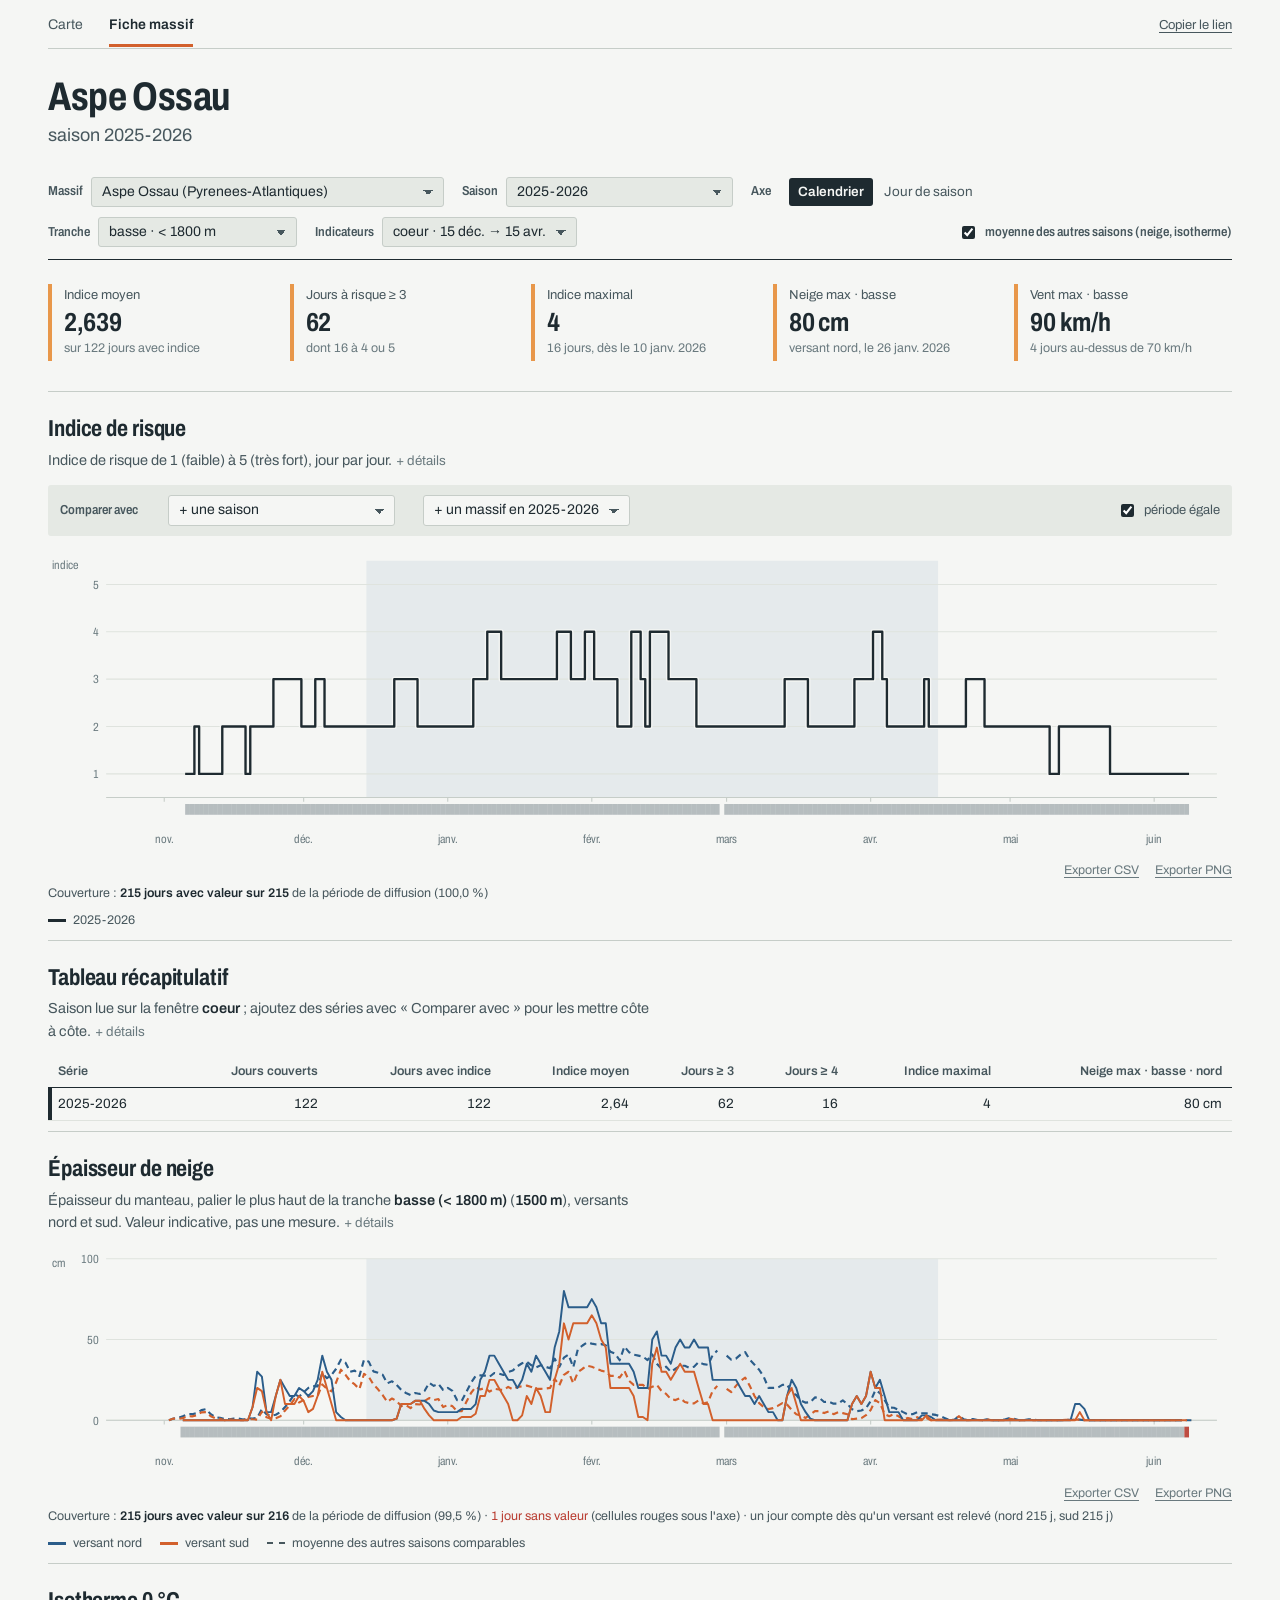
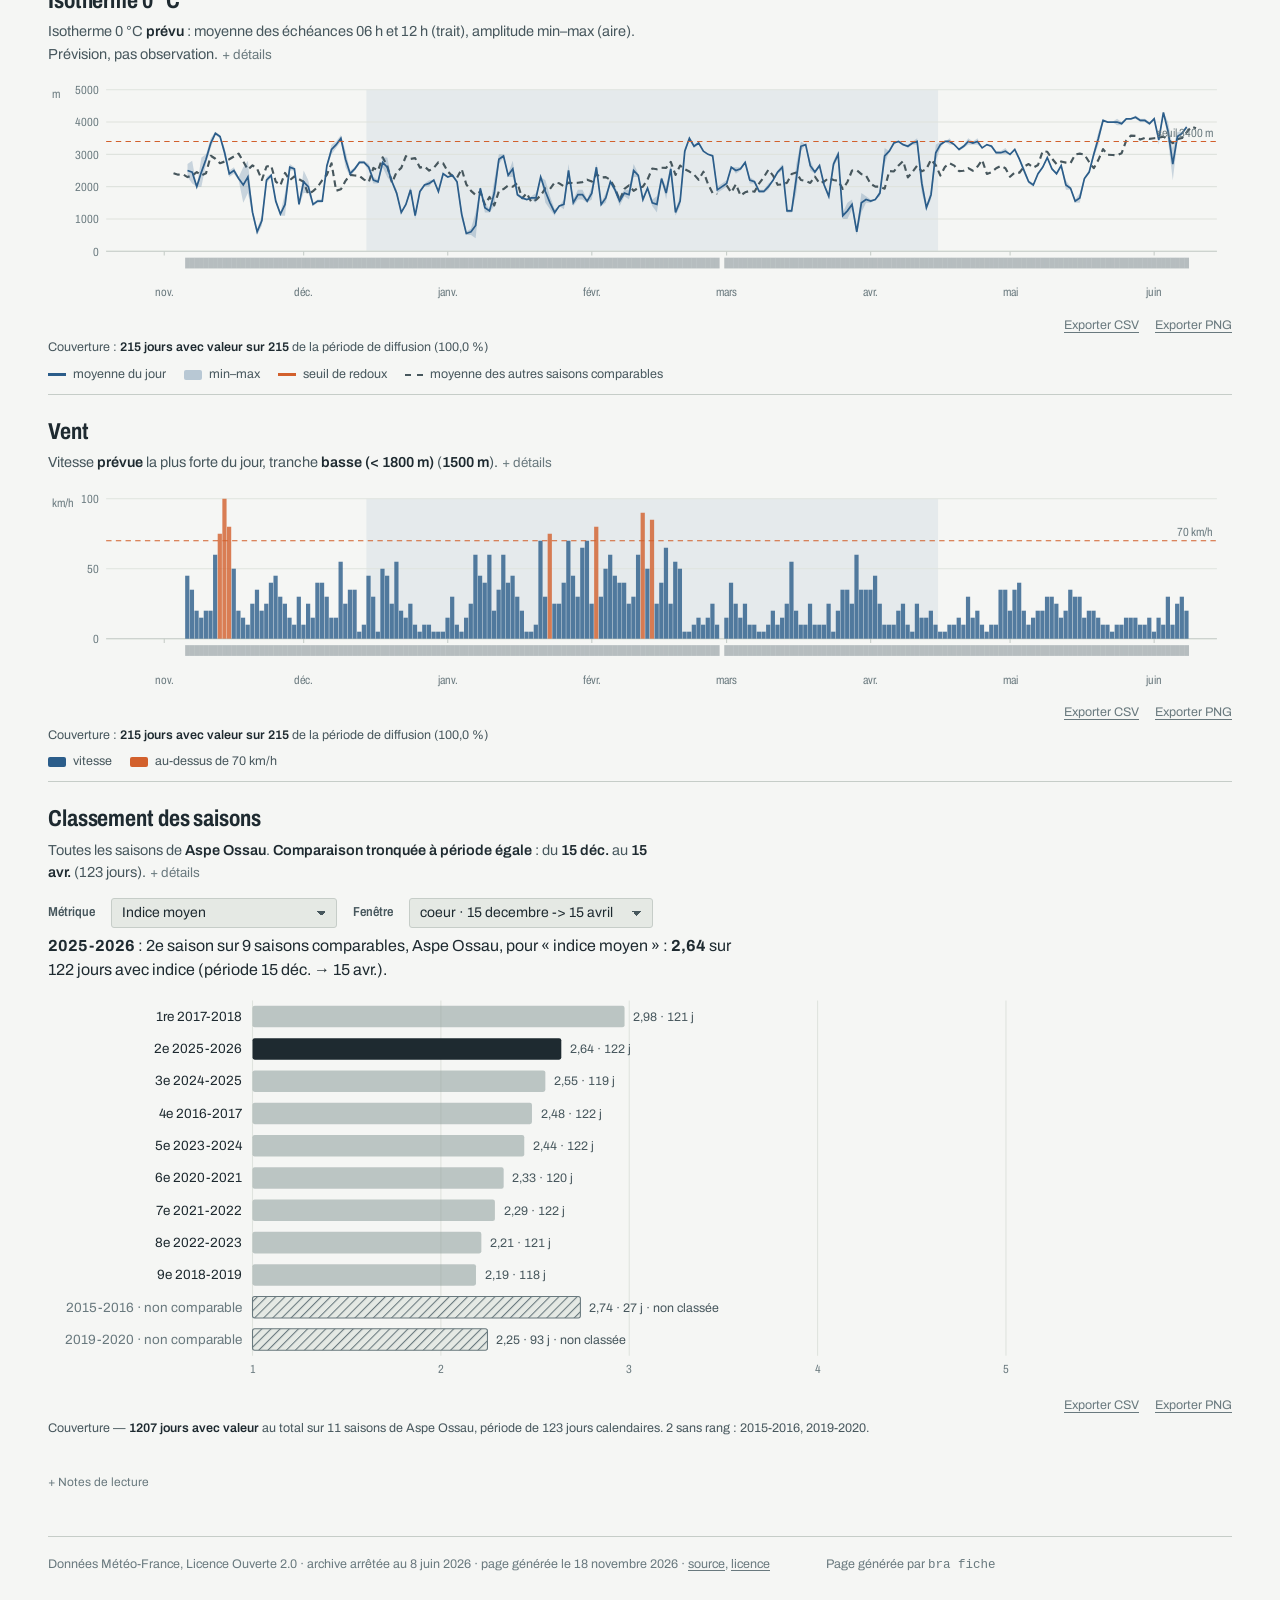
<file: comparaison.html>
<!doctype html>
<html lang="fr">
<meta charset="utf-8">
<meta name="viewport" content="width=device-width, initial-scale=1">
<title>Historique du risque d&#x27;avalanche par massif depuis 2016</title>
<meta name="description" content="Bulletins d&#x27;estimation du risque d&#x27;avalanche de Météo-France, mars 2016 à juin 2026, 36 massifs : carte, et fiche par massif et saison avec comparaisons.">
<meta property="og:title" content="Historique du risque d&#x27;avalanche par massif depuis 2016">
<meta property="og:description" content="Bulletins d&#x27;estimation du risque d&#x27;avalanche de Météo-France, mars 2016 à juin 2026, 36 massifs : carte, et fiche par massif et saison avec comparaisons.">
<meta property="og:image" content="https://romain-bdc.github.io/bra_analytics/apercu.png">
<meta http-equiv="refresh" content="0; url=fiche.html">
<script>location.replace("fiche.html" + location.hash)</script>
<p><a href="fiche.html">Historique du risque d&#x27;avalanche par massif depuis 2016</a></p>
</html>
</file>
